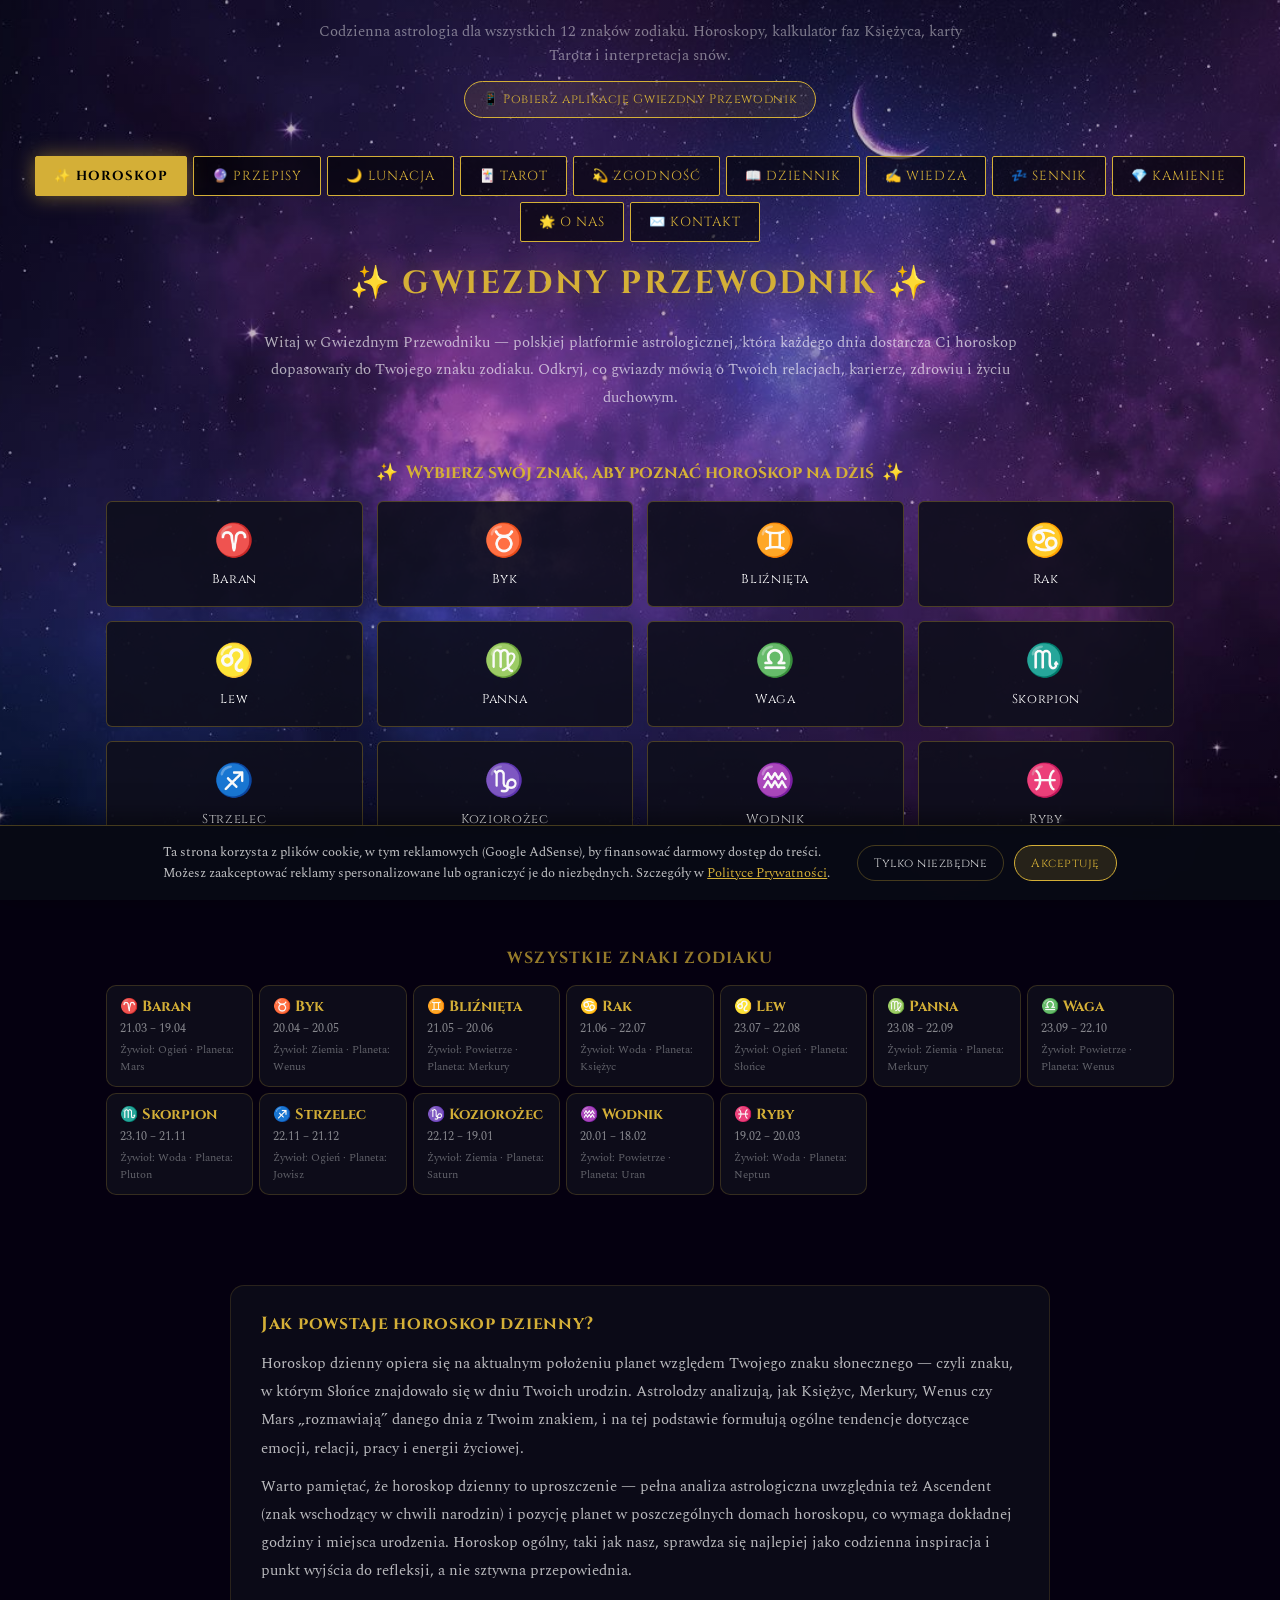
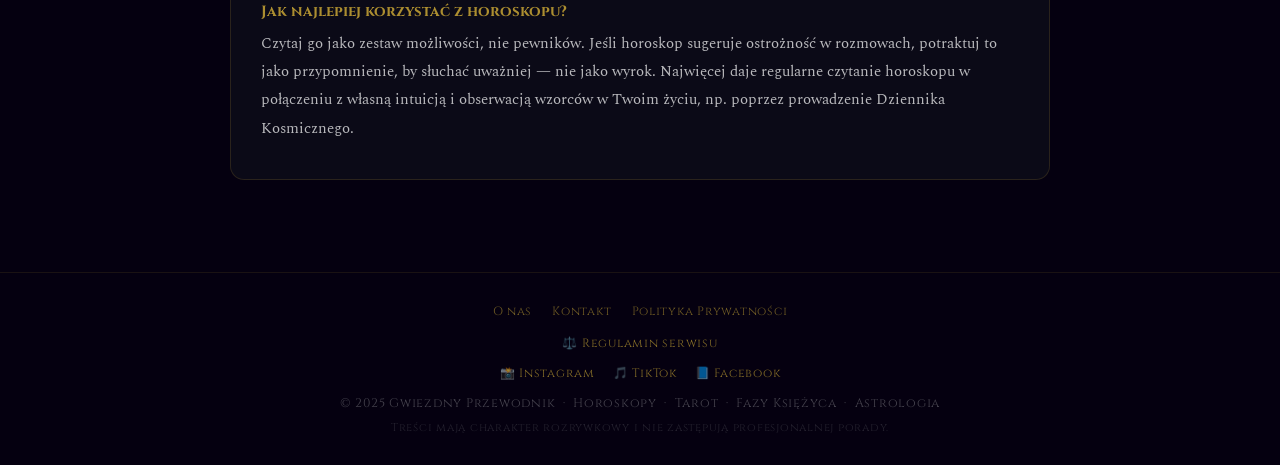
<file: index.html>
<!DOCTYPE html>
<html lang="pl">
<head>
    <meta charset="UTF-8">
    <meta name="viewport" content="width=device-width, initial-scale=1.0">
    <title>Horoskop Dzienny, Tarot i Fazy Księżyca – Gwiezdny Przewodnik</title>
    <meta name="description" content="Codzienny horoskop dla 12 znaków zodiaku, karta tarota dnia, kalkulator faz księżyca, zgodność znaków i sennik. Polska platforma astrologiczna.">
    <meta name="robots" content="index, follow">
    <link rel="canonical" href="https://gwiezdnyprzewodnik.pl/index.html">
    <link rel="icon" type="image/png" href="gwiezdny_przewodnik_icon_v2.png">
    <link rel="stylesheet" href="style.css">
    <link rel="preconnect" href="https://fonts.googleapis.com">
    <link rel="preconnect" href="https://fonts.gstatic.com" crossorigin>
    <link href="https://fonts.googleapis.com/css2?family=Cinzel:wght@400;700&family=Spectral:wght@400;700&display=swap" rel="stylesheet">
    <script async src="https://pagead2.googlesyndication.com/pagead/js/adsbygoogle.js?client=ca-pub-6047762879323596" crossorigin="anonymous"></script>
    <script src="consent.js"></script>
    <style>
        .site-header { width:100%; max-width:1100px; text-align:center; padding:20px 16px 10px; }
        .site-header .site-title { font-family:'Cinzel',serif; color:var(--gold,#d4af37); font-size:clamp(1.1rem,4vw,2.2rem); letter-spacing:0.06em; text-shadow:0 0 30px rgba(212,175,55,0.5); margin-bottom:10px; }
        .site-header .site-tagline { color:rgba(255,255,255,0.45); font-family:'Spectral',serif; font-size:clamp(0.8rem,2.5vw,0.92rem); line-height:1.6; max-width:680px; margin:0 auto; }
        .static-intro { width:100%; max-width:820px; margin:0 auto 30px; color:rgba(255,255,255,0.65); font-size:clamp(0.85rem,2.5vw,0.95rem); line-height:1.8; text-align:center; padding:0 4px; }
        .static-intro p { margin-bottom:10px; }
        .zodiac-static-grid { display:grid; grid-template-columns:repeat(auto-fill,minmax(130px,1fr)); gap:6px; width:100%; max-width:1100px; margin:0 auto 30px; box-sizing:border-box; }
        .zodiac-static-item { background:rgba(15,15,28,0.8); border:1px solid rgba(212,175,55,0.2); border-radius:10px; padding:11px 13px; display:flex; flex-direction:column; gap:3px; }
        .zodiac-static-item strong { color:var(--gold,#d4af37); font-family:'Cinzel',serif; font-size:0.92rem; }
        .zodiac-static-item span { color:rgba(255,255,255,0.5); font-size:0.76rem; }
        .zodiac-static-item em { color:rgba(255,255,255,0.35); font-size:0.71rem; font-style:normal; }
        .static-article { width:100%; max-width:820px; margin:0 auto 32px; background:rgba(15,15,28,0.7); border:1px solid rgba(212,175,55,0.15); border-radius:14px; padding:26px 30px; box-sizing:border-box; }
        .static-article h2 { font-family:'Cinzel',serif; color:var(--gold,#d4af37); font-size:1.1rem; margin-bottom:14px; text-align:left; letter-spacing:0.04em; }
        .static-article h3 { font-family:'Cinzel',serif; color:rgba(212,175,55,0.8); font-size:0.93rem; margin:16px 0 8px; text-align:left; }
        .static-article p { color:rgba(255,255,255,0.72); font-size:0.95rem; line-height:1.85; margin-bottom:10px; text-align:left; }
        @media(max-width:480px){
            .zodiac-static-grid { grid-template-columns:repeat(2,1fr) !important; }
            .static-article { padding:16px; }
            .static-article p { font-size:0.88rem; }
        }
        @media(max-width:768px) and (min-width:481px){
            .zodiac-static-grid { grid-template-columns:repeat(3,1fr) !important; }
        }
        
    </style>
    <script type="application/ld+json">{"@context":"https://schema.org","@type":"WebPage","name":"Gwiezdny Przewodnik — Horoskopy, Tarot i Fazy Księżyca","url":"https://gwiezdnyprzewodnik.pl/index.html","inLanguage":"pl"}</script>
</head>
<body>
    <header class="site-header">
        <p class="site-tagline">Codzienna astrologia dla wszystkich 12 znaków zodiaku. Horoskopy, kalkulator faz Księżyca, karty Tarota i interpretacja snów.</p>
        <a href="https://play.google.com/store/apps/details?id=com.Pokekage.gwiezdnyprzewodnik" target="_blank" rel="noopener" style="display:inline-flex;align-items:center;gap:8px;margin-top:14px;padding:9px 18px;background:rgba(212,175,55,0.1);border:1px solid var(--gold);border-radius:30px;color:var(--gold);text-decoration:none;font-family:'Cinzel',serif;font-size:0.78rem;letter-spacing:0.05em;transition:all 0.3s ease;" onmouseover="this.style.background='rgba(212,175,55,0.2)';this.style.boxShadow='0 0 15px rgba(212,175,55,0.3)'" onmouseout="this.style.background='rgba(212,175,55,0.1)';this.style.boxShadow='none'">📱 Pobierz aplikację Gwiezdny Przewodnik</a>
    </header>
    <nav class="mystic-nav">
        <a href="index.html" class="nav-btn active">✨ Horoskop</a>
        <a href="ksiega-smakow.html" class="nav-btn">🔮 Przepisy</a>
        <a href="fazy-ksiezyca.html" class="nav-btn">🌙 Lunacja</a>
        <a href="tarot-dnia.html" class="nav-btn">🃏 Tarot</a>
        <a href="zgodnosc-znakow.html" class="nav-btn">💫 Zgodność</a>
        <a href="dziennik-kosmiczny.html" class="nav-btn">📖 Dziennik</a>
        <a href="wiedza-astrologiczna.html" class="nav-btn">✍️ Wiedza</a>
        <a href="sennik.html" class="nav-btn">💤 Sennik</a>
        <a href="kamienie-mineraly.html" class="nav-btn">💎 Kamienie</a>
        <a href="o-nas.html" class="nav-btn">🌟 O nas</a>
        <a href="kontakt.html" class="nav-btn">✉️ Kontakt</a>
    </nav>
    <main>
    <section id="horoscope-tab" class="tab-content active">
        <h1 style="display:flex;align-items:center;justify-content:center;gap:10px;flex-wrap:nowrap;"><span style="flex-shrink:0;">✨</span><span style="white-space:nowrap;">GWIEZDNY PRZEWODNIK</span><span style="flex-shrink:0;">✨</span></h1>

        <div class="static-intro">
            <p>Witaj w Gwiezdnym Przewodniku — polskiej platformie astrologicznej, która każdego dnia dostarcza Ci horoskop dopasowany do Twojego znaku zodiaku. Odkryj, co gwiazdy mówią o Twoich relacjach, karierze, zdrowiu i życiu duchowym.</p>
        </div>

        <h2 style="font-family:'Cinzel',serif;color:var(--gold);text-align:center;margin:10px 0 16px;font-size:1.1rem;display:flex;align-items:center;justify-content:center;gap:8px;flex-wrap:nowrap;"><span style="flex-shrink:0;">✨</span><span>Wybierz swój znak, aby poznać horoskop na dziś</span><span style="flex-shrink:0;">✨</span></h2>
        <div class="zodiac-grid" id="zodiac-grid"></div>
        <div id="horoscope-display" class="result-panel" style="margin-left:auto;margin-right:auto;max-width:100%;width:100%;box-sizing:border-box;">
            <h2 id="selected-sign">Znak</h2>
            <p id="horoscope-text"></p>
            <div id="daily-dish-hint" class="hint-box"></div>
        </div>

        <div style="width:100%;max-width:1100px;margin:20px auto;text-align:center;">
            <ins class="adsbygoogle" style="display:block" data-ad-client="ca-pub-6047762879323596" data-ad-slot="9480738535" data-ad-format="auto" data-full-width-responsive="true"></ins>
            <script>gwzPushAd();</script>
        </div>

        <h2 style="font-family:'Cinzel',serif;color:var(--gold);text-align:center;margin:30px 0 16px;font-size:1rem;opacity:0.7;letter-spacing:0.08em;">WSZYSTKIE ZNAKI ZODIAKU</h2>
        <div class="zodiac-static-grid">
            <div class="zodiac-static-item"><strong>♈ Baran</strong><span>21.03 – 19.04</span><em>Żywioł: Ogień · Planeta: Mars</em></div>
            <div class="zodiac-static-item"><strong>♉ Byk</strong><span>20.04 – 20.05</span><em>Żywioł: Ziemia · Planeta: Wenus</em></div>
            <div class="zodiac-static-item"><strong>♊ Bliźnięta</strong><span>21.05 – 20.06</span><em>Żywioł: Powietrze · Planeta: Merkury</em></div>
            <div class="zodiac-static-item"><strong>♋ Rak</strong><span>21.06 – 22.07</span><em>Żywioł: Woda · Planeta: Księżyc</em></div>
            <div class="zodiac-static-item"><strong>♌ Lew</strong><span>23.07 – 22.08</span><em>Żywioł: Ogień · Planeta: Słońce</em></div>
            <div class="zodiac-static-item"><strong>♍ Panna</strong><span>23.08 – 22.09</span><em>Żywioł: Ziemia · Planeta: Merkury</em></div>
            <div class="zodiac-static-item"><strong>♎ Waga</strong><span>23.09 – 22.10</span><em>Żywioł: Powietrze · Planeta: Wenus</em></div>
            <div class="zodiac-static-item"><strong>♏ Skorpion</strong><span>23.10 – 21.11</span><em>Żywioł: Woda · Planeta: Pluton</em></div>
            <div class="zodiac-static-item"><strong>♐ Strzelec</strong><span>22.11 – 21.12</span><em>Żywioł: Ogień · Planeta: Jowisz</em></div>
            <div class="zodiac-static-item"><strong>♑ Koziorożec</strong><span>22.12 – 19.01</span><em>Żywioł: Ziemia · Planeta: Saturn</em></div>
            <div class="zodiac-static-item"><strong>♒ Wodnik</strong><span>20.01 – 18.02</span><em>Żywioł: Powietrze · Planeta: Uran</em></div>
            <div class="zodiac-static-item"><strong>♓ Ryby</strong><span>19.02 – 20.03</span><em>Żywioł: Woda · Planeta: Neptun</em></div>
        </div>

        <div style="width:100%;max-width:1100px;margin:20px auto;text-align:center;">
            <ins class="adsbygoogle" style="display:block" data-ad-client="ca-pub-6047762879323596" data-ad-slot="9480738535" data-ad-format="auto" data-full-width-responsive="true"></ins>
            <script>gwzPushAd();</script>
        </div>
    </section>

    <article class="static-article">
        <h2>Jak powstaje horoskop dzienny?</h2>
        <p>Horoskop dzienny opiera się na aktualnym położeniu planet względem Twojego znaku słonecznego — czyli znaku, w którym Słońce znajdowało się w dniu Twoich urodzin. Astrolodzy analizują, jak Księżyc, Merkury, Wenus czy Mars „rozmawiają” danego dnia z Twoim znakiem, i na tej podstawie formułują ogólne tendencje dotyczące emocji, relacji, pracy i energii życiowej.</p>
        <p>Warto pamiętać, że horoskop dzienny to uproszczenie — pełna analiza astrologiczna uwzględnia też Ascendent (znak wschodzący w chwili narodzin) i pozycję planet w poszczególnych domach horoskopu, co wymaga dokładnej godziny i miejsca urodzenia. Horoskop ogólny, taki jak nasz, sprawdza się najlepiej jako codzienna inspiracja i punkt wyjścia do refleksji, a nie sztywna przepowiednia.</p>
        <h3>Jak najlepiej korzystać z horoskopu?</h3>
        <p>Czytaj go jako zestaw możliwości, nie pewników. Jeśli horoskop sugeruje ostrożność w rozmowach, potraktuj to jako przypomnienie, by słuchać uważniej — nie jako wyrok. Najwięcej daje regularne czytanie horoskopu w połączeniu z własną intuicją i obserwacją wzorców w Twoim życiu, np. poprzez prowadzenie Dziennika Kosmicznego.</p>
    </article>

    </main>
    <div style="width:100%;max-width:1100px;margin:0 auto 20px;padding:0 20px;">
        <ins class="adsbygoogle" style="display:block" data-ad-format="autorelaxed" data-ad-client="ca-pub-6047762879323596" data-ad-slot="8690401044"></ins>
        <script>gwzPushAd();</script>
    </div>
    <footer style="width:100%;text-align:center;padding:30px 20px;color:rgba(255,255,255,0.25);font-size:0.78rem;font-family:'Cinzel',serif;letter-spacing:0.06em;border-top:1px solid rgba(212,175,55,0.1);margin-top:40px;">
        <div style="display:flex;gap:20px;justify-content:center;flex-wrap:wrap;margin-bottom:16px;">
            <a href="o-nas.html" style="color:rgba(212,175,55,0.5);text-decoration:none;font-family:'Cinzel',serif;font-size:0.75rem;">O nas</a>
            <a href="kontakt.html" style="color:rgba(212,175,55,0.5);text-decoration:none;font-family:'Cinzel',serif;font-size:0.75rem;">Kontakt</a>
            <a href="polityka-prywatnosci.html" style="color:rgba(212,175,55,0.5);text-decoration:none;font-family:'Cinzel',serif;font-size:0.75rem;">Polityka Prywatności</a>
        </div>
        <div style="display:flex; gap:18px; justify-content:center; flex-wrap:wrap; margin-bottom:14px;">
            <a href="regulamin.html" style="color:rgba(212,175,55,0.6); text-decoration:none; font-family:'Cinzel',serif; font-size:0.75rem;">⚖️ Regulamin serwisu</a>
        </div>
        <div style="display:flex;gap:18px;justify-content:center;flex-wrap:wrap;margin-bottom:14px;">
            <a href="https://www.instagram.com/gwiezdnyprzewodnik/" target="_blank" rel="noopener" style="color:rgba(212,175,55,0.6);text-decoration:none;font-family:'Cinzel',serif;font-size:0.75rem;">📸 Instagram</a>
            <a href="https://www.tiktok.com/@gwiezdnyprzewodnikpl?lang=pl-PL" target="_blank" rel="noopener" style="color:rgba(212,175,55,0.6);text-decoration:none;font-family:'Cinzel',serif;font-size:0.75rem;">🎵 TikTok</a>
            <a href="https://www.facebook.com/profile.php?id=61589331091991" target="_blank" rel="noopener" style="color:rgba(212,175,55,0.6);text-decoration:none;font-family:'Cinzel',serif;font-size:0.75rem;">📘 Facebook</a>
        </div>
        <p>© 2025 Gwiezdny Przewodnik &nbsp;·&nbsp; Horoskopy &nbsp;·&nbsp; Tarot &nbsp;·&nbsp; Fazy Księżyca &nbsp;·&nbsp; Astrologia</p>
        <p style="margin-top:8px;font-size:0.7rem;opacity:0.5;">Treści mają charakter rozrywkowy i nie zastępują profesjonalnej porady.</p>
    </footer>
    <div id="recipe-modal" class="modal" role="dialog" aria-modal="true">
        <div class="modal-content">
            <span class="close-modal" onclick="closeModal()">&times;</span>
            <h2 id="modal-title"></h2>
            <hr style="border-color:var(--gold);opacity:0.25;margin-bottom:20px;">
            <div id="modal-body"></div>
        </div>
    </div>
    <script src="script.js"></script>
    
</body>
</html>
</file>
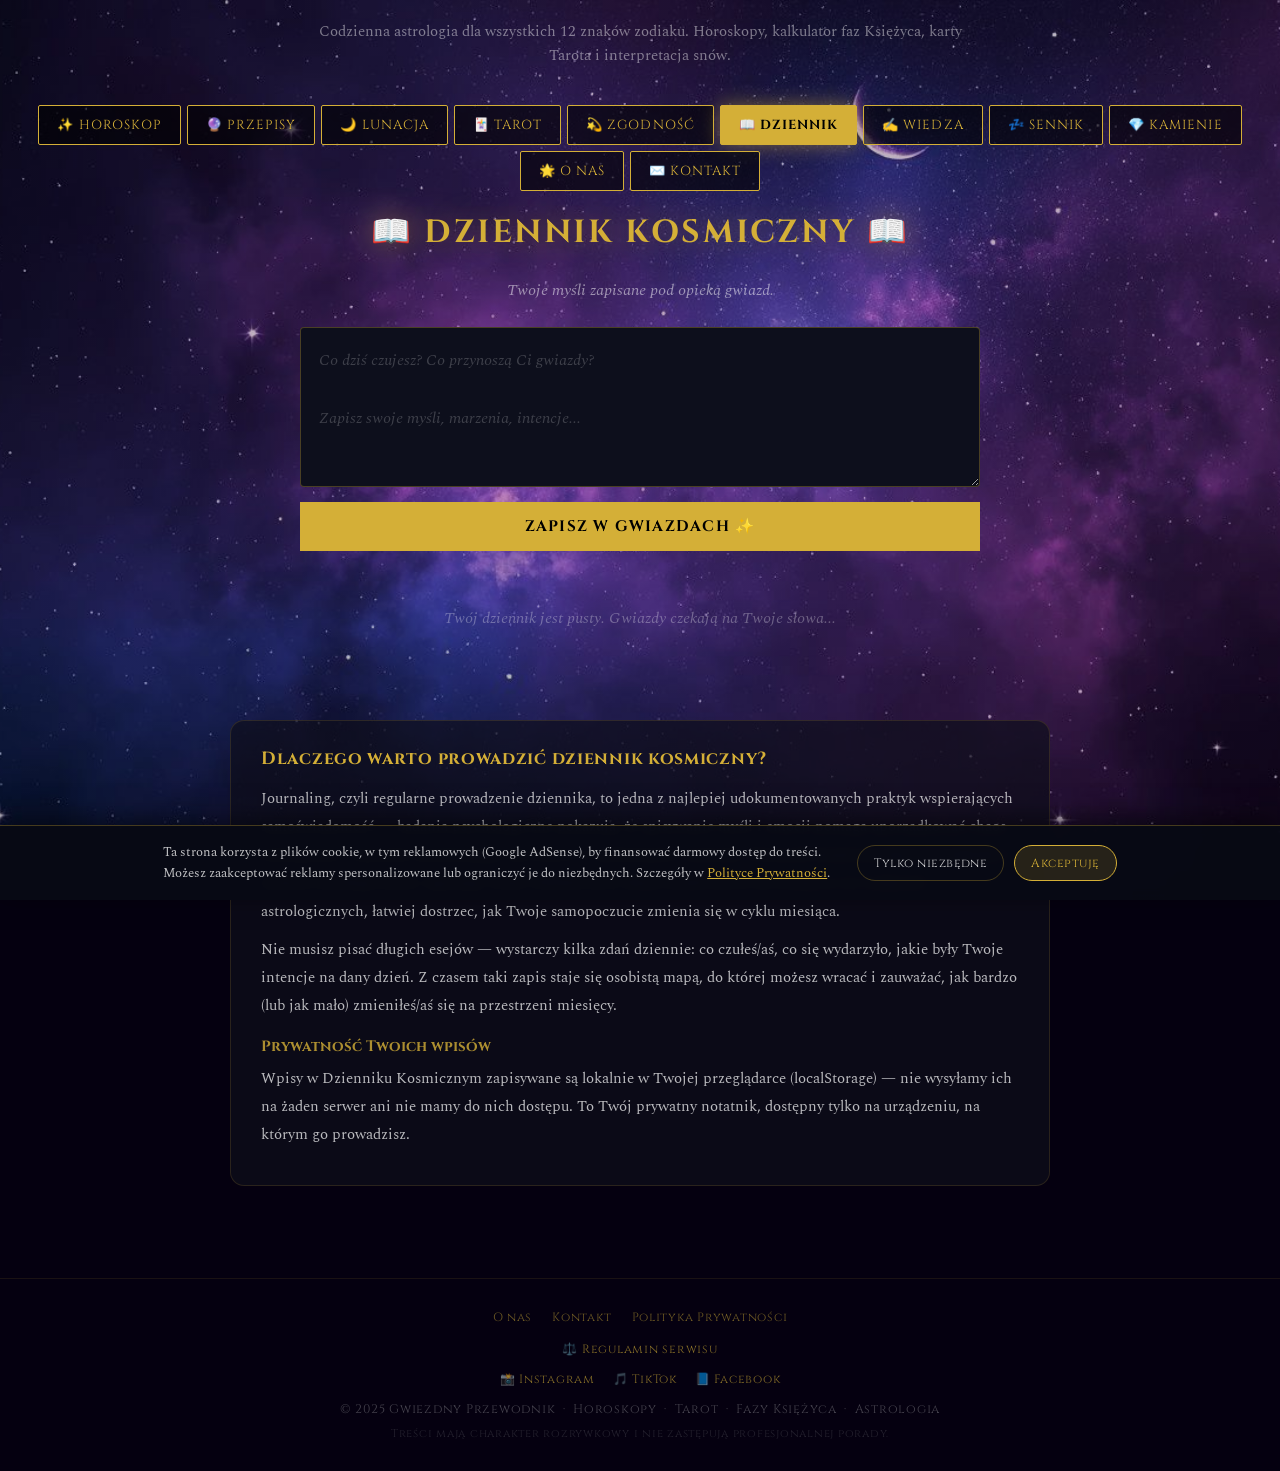
<file: dziennik-kosmiczny.html>
<!DOCTYPE html>
<html lang="pl">
<head>
    <meta charset="UTF-8">
    <meta name="viewport" content="width=device-width, initial-scale=1.0">
    <title>Dziennik Kosmiczny — Zapisuj Myśli pod Opieką Gwiazd | Gwiezdny Przewodnik</title>
    <meta name="description" content="Osobisty dziennik astrologiczny — zapisuj swoje myśli, intencje i marzenia. Wpisy przechowywane lokalnie w Twojej przeglądarce.">
    <meta name="robots" content="index, follow">
    <link rel="canonical" href="https://gwiezdnyprzewodnik.pl/dziennik-kosmiczny.html">
    <link rel="icon" type="image/png" href="gwiezdny_przewodnik_icon_v2.png">
    <link rel="stylesheet" href="style.css">
    <link rel="preconnect" href="https://fonts.googleapis.com">
    <link rel="preconnect" href="https://fonts.gstatic.com" crossorigin>
    <link href="https://fonts.googleapis.com/css2?family=Cinzel:wght@400;700&family=Spectral:wght@400;700&display=swap" rel="stylesheet">
    <script async src="https://pagead2.googlesyndication.com/pagead/js/adsbygoogle.js?client=ca-pub-6047762879323596" crossorigin="anonymous"></script>
    <script src="consent.js"></script>
    <style>
        .site-header { width:100%; max-width:1100px; text-align:center; padding:20px 16px 10px; }
        .site-header .site-title { font-family:'Cinzel',serif; color:var(--gold,#d4af37); font-size:clamp(1.1rem,4vw,2.2rem); letter-spacing:0.06em; text-shadow:0 0 30px rgba(212,175,55,0.5); margin-bottom:10px; }
        .site-header .site-tagline { color:rgba(255,255,255,0.45); font-family:'Spectral',serif; font-size:clamp(0.8rem,2.5vw,0.92rem); line-height:1.6; max-width:680px; margin:0 auto; }
        .static-intro { width:100%; max-width:820px; margin:0 auto 30px; color:rgba(255,255,255,0.65); font-size:clamp(0.85rem,2.5vw,0.95rem); line-height:1.8; text-align:center; padding:0 4px; }
        .static-intro p { margin-bottom:10px; }
        .zodiac-static-grid { display:grid; grid-template-columns:repeat(auto-fill,minmax(130px,1fr)); gap:6px; width:100%; max-width:1100px; margin:0 auto 30px; box-sizing:border-box; }
        .zodiac-static-item { background:rgba(15,15,28,0.8); border:1px solid rgba(212,175,55,0.2); border-radius:10px; padding:11px 13px; display:flex; flex-direction:column; gap:3px; }
        .zodiac-static-item strong { color:var(--gold,#d4af37); font-family:'Cinzel',serif; font-size:0.92rem; }
        .zodiac-static-item span { color:rgba(255,255,255,0.5); font-size:0.76rem; }
        .zodiac-static-item em { color:rgba(255,255,255,0.35); font-size:0.71rem; font-style:normal; }
        .static-article { width:100%; max-width:820px; margin:0 auto 32px; background:rgba(15,15,28,0.7); border:1px solid rgba(212,175,55,0.15); border-radius:14px; padding:26px 30px; box-sizing:border-box; }
        .static-article h2 { font-family:'Cinzel',serif; color:var(--gold,#d4af37); font-size:1.1rem; margin-bottom:14px; text-align:left; letter-spacing:0.04em; }
        .static-article h3 { font-family:'Cinzel',serif; color:rgba(212,175,55,0.8); font-size:0.93rem; margin:16px 0 8px; text-align:left; }
        .static-article p { color:rgba(255,255,255,0.72); font-size:0.95rem; line-height:1.85; margin-bottom:10px; text-align:left; }
        @media(max-width:480px){
            .zodiac-static-grid { grid-template-columns:repeat(2,1fr) !important; }
            .static-article { padding:16px; }
            .static-article p { font-size:0.88rem; }
        }
        @media(max-width:768px) and (min-width:481px){
            .zodiac-static-grid { grid-template-columns:repeat(3,1fr) !important; }
        }
        
    </style>
    <script type="application/ld+json">{"@context":"https://schema.org","@type":"WebPage","name":"Dziennik Kosmiczny","url":"https://gwiezdnyprzewodnik.pl/dziennik-kosmiczny.html","inLanguage":"pl"}</script>
</head>
<body>
    <header class="site-header">
        <p class="site-tagline">Codzienna astrologia dla wszystkich 12 znaków zodiaku. Horoskopy, kalkulator faz Księżyca, karty Tarota i interpretacja snów.</p>
    </header>
    <nav class="mystic-nav">
        <a href="index.html" class="nav-btn">✨ Horoskop</a>
        <a href="ksiega-smakow.html" class="nav-btn">🔮 Przepisy</a>
        <a href="fazy-ksiezyca.html" class="nav-btn">🌙 Lunacja</a>
        <a href="tarot-dnia.html" class="nav-btn">🃏 Tarot</a>
        <a href="zgodnosc-znakow.html" class="nav-btn">💫 Zgodność</a>
        <a href="dziennik-kosmiczny.html" class="nav-btn active">📖 Dziennik</a>
        <a href="wiedza-astrologiczna.html" class="nav-btn">✍️ Wiedza</a>
        <a href="sennik.html" class="nav-btn">💤 Sennik</a>
        <a href="kamienie-mineraly.html" class="nav-btn">💎 Kamienie</a>
        <a href="o-nas.html" class="nav-btn">🌟 O nas</a>
        <a href="kontakt.html" class="nav-btn">✉️ Kontakt</a>
    </nav>
    <main>
    <section id="journal-tab" class="tab-content active">
        <h1>📖 DZIENNIK KOSMICZNY 📖</h1>
        <p style="color:rgba(255,255,255,0.5);margin-bottom:25px;font-style:italic;">Twoje myśli zapisane pod opieką gwiazd.</p>
        <div class="journal-box">
            <textarea id="journal-input" class="journal-textarea" placeholder="Co dziś czujesz? Co przynoszą Ci gwiazdy?&#10;&#10;Zapisz swoje myśli, marzenia, intencje..."></textarea>
            <button id="journal-save-btn" class="action-btn" onclick="saveJournalEntry()">ZAPISZ W GWIAZDACH ✨</button>
        </div>
        <div id="journal-entries" class="journal-entries-list"></div>
    </section>

    <article class="static-article">
        <h2>Dlaczego warto prowadzić dziennik kosmiczny?</h2>
        <p>Journaling, czyli regularne prowadzenie dziennika, to jedna z najlepiej udokumentowanych praktyk wspierających samoświadomość — badania psychologiczne pokazują, że spisywanie myśli i emocji pomaga uporządkować chaos wewnętrzny i zauważyć powtarzające się wzorce w zachowaniu i nastroju. Dziennik kosmiczny łączy tę praktykę z rytmem astrologicznym: zapisując swoje refleksje przy okazji konkretnych faz Księżyca czy wydarzeń astrologicznych, łatwiej dostrzec, jak Twoje samopoczucie zmienia się w cyklu miesiąca.</p>
        <p>Nie musisz pisać długich esejów — wystarczy kilka zdań dziennie: co czułeś/aś, co się wydarzyło, jakie były Twoje intencje na dany dzień. Z czasem taki zapis staje się osobistą mapą, do której możesz wracać i zauważać, jak bardzo (lub jak mało) zmieniłeś/aś się na przestrzeni miesięcy.</p>
        <h3>Prywatność Twoich wpisów</h3>
        <p>Wpisy w Dzienniku Kosmicznym zapisywane są lokalnie w Twojej przeglądarce (localStorage) — nie wysyłamy ich na żaden serwer ani nie mamy do nich dostępu. To Twój prywatny notatnik, dostępny tylko na urządzeniu, na którym go prowadzisz.</p>
    </article>

    </main>
    <div style="width:100%;max-width:1100px;margin:0 auto 20px;padding:0 20px;">
        <ins class="adsbygoogle" style="display:block" data-ad-format="autorelaxed" data-ad-client="ca-pub-6047762879323596" data-ad-slot="8690401044"></ins>
        <script>gwzPushAd();</script>
    </div>
    <footer style="width:100%;text-align:center;padding:30px 20px;color:rgba(255,255,255,0.25);font-size:0.78rem;font-family:'Cinzel',serif;letter-spacing:0.06em;border-top:1px solid rgba(212,175,55,0.1);margin-top:40px;">
        <div style="display:flex;gap:20px;justify-content:center;flex-wrap:wrap;margin-bottom:16px;">
            <a href="o-nas.html" style="color:rgba(212,175,55,0.5);text-decoration:none;font-family:'Cinzel',serif;font-size:0.75rem;">O nas</a>
            <a href="kontakt.html" style="color:rgba(212,175,55,0.5);text-decoration:none;font-family:'Cinzel',serif;font-size:0.75rem;">Kontakt</a>
            <a href="polityka-prywatnosci.html" style="color:rgba(212,175,55,0.5);text-decoration:none;font-family:'Cinzel',serif;font-size:0.75rem;">Polityka Prywatności</a>
        </div>
        <div style="display:flex; gap:18px; justify-content:center; flex-wrap:wrap; margin-bottom:14px;">
            <a href="regulamin.html" style="color:rgba(212,175,55,0.6); text-decoration:none; font-family:'Cinzel',serif; font-size:0.75rem;">⚖️ Regulamin serwisu</a>
        </div>
        <div style="display:flex;gap:18px;justify-content:center;flex-wrap:wrap;margin-bottom:14px;">
            <a href="https://www.instagram.com/gwiezdnyprzewodnik/" target="_blank" rel="noopener" style="color:rgba(212,175,55,0.6);text-decoration:none;font-family:'Cinzel',serif;font-size:0.75rem;">📸 Instagram</a>
            <a href="https://www.tiktok.com/@gwiezdnyprzewodnikpl?lang=pl-PL" target="_blank" rel="noopener" style="color:rgba(212,175,55,0.6);text-decoration:none;font-family:'Cinzel',serif;font-size:0.75rem;">🎵 TikTok</a>
            <a href="https://www.facebook.com/profile.php?id=61589331091991" target="_blank" rel="noopener" style="color:rgba(212,175,55,0.6);text-decoration:none;font-family:'Cinzel',serif;font-size:0.75rem;">📘 Facebook</a>
        </div>
        <p>© 2025 Gwiezdny Przewodnik &nbsp;·&nbsp; Horoskopy &nbsp;·&nbsp; Tarot &nbsp;·&nbsp; Fazy Księżyca &nbsp;·&nbsp; Astrologia</p>
        <p style="margin-top:8px;font-size:0.7rem;opacity:0.5;">Treści mają charakter rozrywkowy i nie zastępują profesjonalnej porady.</p>
    </footer>
    <div id="recipe-modal" class="modal" role="dialog" aria-modal="true">
        <div class="modal-content">
            <span class="close-modal" onclick="closeModal()">&times;</span>
            <h2 id="modal-title"></h2>
            <hr style="border-color:var(--gold);opacity:0.25;margin-bottom:20px;">
            <div id="modal-body"></div>
        </div>
    </div>
    <script src="script.js"></script>
    
</body>
</html>
</file>
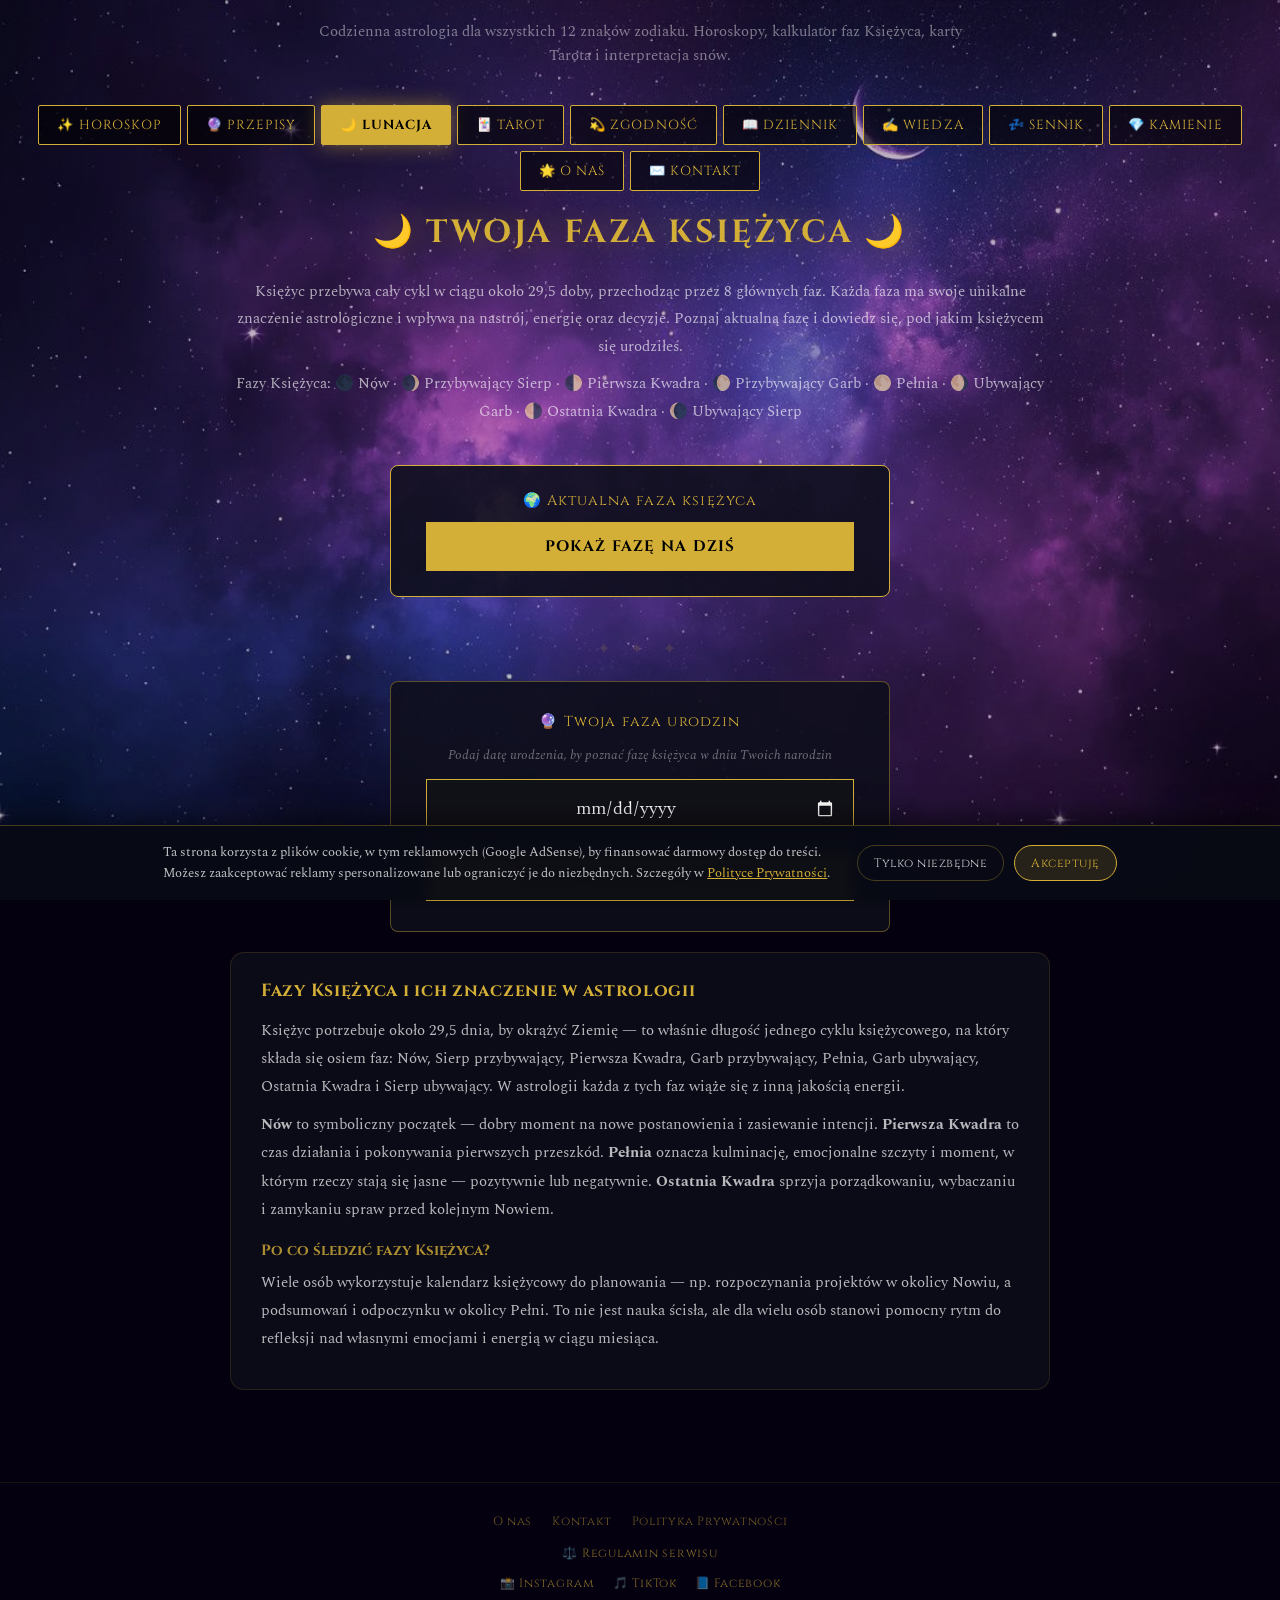
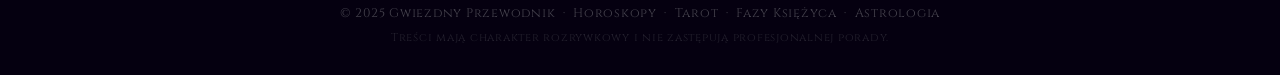
<file: fazy-ksiezyca.html>
<!DOCTYPE html>
<html lang="pl">
<head>
    <meta charset="UTF-8">
    <meta name="viewport" content="width=device-width, initial-scale=1.0">
    <title>Kalkulator Faz Księżyca — Lunacja Urodzin | Gwiezdny Przewodnik</title>
    <meta name="description" content="Sprawdź aktualną fazę Księżyca i oblicz, pod jaką lunacją się urodziłeś. Poznaj znaczenie 8 faz księżycowych i praktyczne wskazówki na każdą z nich.">
    <meta name="robots" content="index, follow">
    <link rel="canonical" href="https://gwiezdnyprzewodnik.pl/fazy-ksiezyca.html">
    <link rel="icon" type="image/png" href="gwiezdny_przewodnik_icon_v2.png">
    <link rel="stylesheet" href="style.css">
    <link rel="preconnect" href="https://fonts.googleapis.com">
    <link rel="preconnect" href="https://fonts.gstatic.com" crossorigin>
    <link href="https://fonts.googleapis.com/css2?family=Cinzel:wght@400;700&family=Spectral:wght@400;700&display=swap" rel="stylesheet">
    <script async src="https://pagead2.googlesyndication.com/pagead/js/adsbygoogle.js?client=ca-pub-6047762879323596" crossorigin="anonymous"></script>
    <script src="consent.js"></script>
    <style>
        .site-header { width:100%; max-width:1100px; text-align:center; padding:20px 16px 10px; }
        .site-header .site-title { font-family:'Cinzel',serif; color:var(--gold,#d4af37); font-size:clamp(1.1rem,4vw,2.2rem); letter-spacing:0.06em; text-shadow:0 0 30px rgba(212,175,55,0.5); margin-bottom:10px; }
        .site-header .site-tagline { color:rgba(255,255,255,0.45); font-family:'Spectral',serif; font-size:clamp(0.8rem,2.5vw,0.92rem); line-height:1.6; max-width:680px; margin:0 auto; }
        .static-intro { width:100%; max-width:820px; margin:0 auto 30px; color:rgba(255,255,255,0.65); font-size:clamp(0.85rem,2.5vw,0.95rem); line-height:1.8; text-align:center; padding:0 4px; }
        .static-intro p { margin-bottom:10px; }
        .zodiac-static-grid { display:grid; grid-template-columns:repeat(auto-fill,minmax(130px,1fr)); gap:6px; width:100%; max-width:1100px; margin:0 auto 30px; box-sizing:border-box; }
        .zodiac-static-item { background:rgba(15,15,28,0.8); border:1px solid rgba(212,175,55,0.2); border-radius:10px; padding:11px 13px; display:flex; flex-direction:column; gap:3px; }
        .zodiac-static-item strong { color:var(--gold,#d4af37); font-family:'Cinzel',serif; font-size:0.92rem; }
        .zodiac-static-item span { color:rgba(255,255,255,0.5); font-size:0.76rem; }
        .zodiac-static-item em { color:rgba(255,255,255,0.35); font-size:0.71rem; font-style:normal; }
        .static-article { width:100%; max-width:820px; margin:0 auto 32px; background:rgba(15,15,28,0.7); border:1px solid rgba(212,175,55,0.15); border-radius:14px; padding:26px 30px; box-sizing:border-box; }
        .static-article h2 { font-family:'Cinzel',serif; color:var(--gold,#d4af37); font-size:1.1rem; margin-bottom:14px; text-align:left; letter-spacing:0.04em; }
        .static-article h3 { font-family:'Cinzel',serif; color:rgba(212,175,55,0.8); font-size:0.93rem; margin:16px 0 8px; text-align:left; }
        .static-article p { color:rgba(255,255,255,0.72); font-size:0.95rem; line-height:1.85; margin-bottom:10px; text-align:left; }
        @media(max-width:480px){
            .zodiac-static-grid { grid-template-columns:repeat(2,1fr) !important; }
            .static-article { padding:16px; }
            .static-article p { font-size:0.88rem; }
        }
        @media(max-width:768px) and (min-width:481px){
            .zodiac-static-grid { grid-template-columns:repeat(3,1fr) !important; }
        }
        
    </style>
    <script type="application/ld+json">{"@context":"https://schema.org","@type":"WebPage","name":"Fazy Księżyca","url":"https://gwiezdnyprzewodnik.pl/fazy-ksiezyca.html","inLanguage":"pl"}</script>
</head>
<body>
    <header class="site-header">
        <p class="site-tagline">Codzienna astrologia dla wszystkich 12 znaków zodiaku. Horoskopy, kalkulator faz Księżyca, karty Tarota i interpretacja snów.</p>
    </header>
    <nav class="mystic-nav">
        <a href="index.html" class="nav-btn">✨ Horoskop</a>
        <a href="ksiega-smakow.html" class="nav-btn">🔮 Przepisy</a>
        <a href="fazy-ksiezyca.html" class="nav-btn active">🌙 Lunacja</a>
        <a href="tarot-dnia.html" class="nav-btn">🃏 Tarot</a>
        <a href="zgodnosc-znakow.html" class="nav-btn">💫 Zgodność</a>
        <a href="dziennik-kosmiczny.html" class="nav-btn">📖 Dziennik</a>
        <a href="wiedza-astrologiczna.html" class="nav-btn">✍️ Wiedza</a>
        <a href="sennik.html" class="nav-btn">💤 Sennik</a>
        <a href="kamienie-mineraly.html" class="nav-btn">💎 Kamienie</a>
        <a href="o-nas.html" class="nav-btn">🌟 O nas</a>
        <a href="kontakt.html" class="nav-btn">✉️ Kontakt</a>
    </nav>
    <main>
    <section id="moon-tab" class="tab-content active">
        <h1>🌙 TWOJA FAZA KSIĘŻYCA 🌙</h1>
        <div class="static-intro">
            <p>Księżyc przebywa cały cykl w ciągu około 29,5 doby, przechodząc przez 8 głównych faz. Każda faza ma swoje unikalne znaczenie astrologiczne i wpływa na nastrój, energię oraz decyzje. Poznaj aktualną fazę i dowiedz się, pod jakim księżycem się urodziłeś.</p>
            <p>Fazy Księżyca: 🌑 Nów · 🌒 Przybywający Sierp · 🌓 Pierwsza Kwadra · 🌔 Przybywający Garb · 🌕 Pełnia · 🌖 Ubywający Garb · 🌗 Ostatnia Kwadra · 🌘 Ubywający Sierp</p>
        </div>
        <div class="moon-today-box">
            <p class="gold-label" style="margin-bottom:12px;">🌍 Aktualna faza księżyca</p>
            <button class="action-btn" onclick="showTodayMoon()" style="width:100%;">POKAŻ FAZĘ NA DZIŚ</button>
        </div>
        <div id="moon-today-result" class="moon-result-panel">
            <div class="moon-icon-el" style="font-size:4rem;margin-bottom:10px;"></div>
            <h2 class="moon-name-el" style="font-family:'Cinzel',serif;color:var(--gold);margin-bottom:12px;"></h2>
            <p class="moon-desc-el" style="line-height:1.8;margin-bottom:15px;"></p>
            <p class="moon-elixir-el" style="color:var(--gold);font-family:'Cinzel',serif;font-size:0.85rem;margin-bottom:18px;"></p>
            <div class="moon-cycle-bar-wrap"><div class="moon-cycle-bar-fill"></div></div>
            <p class="moon-cycle-label" style="font-size:0.78rem;color:rgba(255,255,255,0.4);margin-top:6px;margin-bottom:20px;"></p>
            <div class="moon-lists">
                <div class="moon-list-col do-col"><h4>✅ Co robić</h4><ul class="moon-do-list"></ul></div>
                <div class="moon-list-col avoid-col"><h4>⛔ Czego unikać</h4><ul class="moon-avoid-list"></ul></div>
            </div>
        </div>
        <div class="moon-divider">✦ ✦ ✦</div>
        <div class="moon-calculator-box">
            <p class="gold-label">🔮 Twoja faza urodzin</p>
            <p style="font-size:0.82rem;color:rgba(255,255,255,0.4);font-style:italic;">Podaj datę urodzenia, by poznać fazę księżyca w dniu Twoich narodzin</p>
            <input type="date" id="birth-date" class="mystic-input">
            <button class="action-btn" onclick="calculateMoonPhase()">OBLICZ LUNACJĘ URODZIN</button>
        </div>
        <div id="moon-result" class="moon-result-panel">
            <div class="moon-icon-el" style="font-size:4rem;margin-bottom:10px;"></div>
            <h2 class="moon-name-el" style="font-family:'Cinzel',serif;color:var(--gold);margin-bottom:12px;"></h2>
            <p class="moon-desc-el" style="line-height:1.8;margin-bottom:15px;"></p>
            <p class="moon-elixir-el" style="color:var(--gold);font-family:'Cinzel',serif;font-size:0.85rem;margin-bottom:18px;"></p>
            <div class="moon-cycle-bar-wrap"><div class="moon-cycle-bar-fill"></div></div>
            <p class="moon-cycle-label" style="font-size:0.78rem;color:rgba(255,255,255,0.4);margin-top:6px;margin-bottom:20px;"></p>
            <div class="moon-lists">
                <div class="moon-list-col do-col"><h4>✅ Co robić</h4><ul class="moon-do-list"></ul></div>
                <div class="moon-list-col avoid-col"><h4>⛔ Czego unikać</h4><ul class="moon-avoid-list"></ul></div>
            </div>
        </div>
    </section>

    <article class="static-article">
        <h2>Fazy Księżyca i ich znaczenie w astrologii</h2>
        <p>Księżyc potrzebuje około 29,5 dnia, by okrążyć Ziemię — to właśnie długość jednego cyklu księżycowego, na który składa się osiem faz: Nów, Sierp przybywający, Pierwsza Kwadra, Garb przybywający, Pełnia, Garb ubywający, Ostatnia Kwadra i Sierp ubywający. W astrologii każda z tych faz wiąże się z inną jakością energii.</p>
        <p><strong>Nów</strong> to symboliczny początek — dobry moment na nowe postanowienia i zasiewanie intencji. <strong>Pierwsza Kwadra</strong> to czas działania i pokonywania pierwszych przeszkód. <strong>Pełnia</strong> oznacza kulminację, emocjonalne szczyty i moment, w którym rzeczy stają się jasne — pozytywnie lub negatywnie. <strong>Ostatnia Kwadra</strong> sprzyja porządkowaniu, wybaczaniu i zamykaniu spraw przed kolejnym Nowiem.</p>
        <h3>Po co śledzić fazy Księżyca?</h3>
        <p>Wiele osób wykorzystuje kalendarz księżycowy do planowania — np. rozpoczynania projektów w okolicy Nowiu, a podsumowań i odpoczynku w okolicy Pełni. To nie jest nauka ścisła, ale dla wielu osób stanowi pomocny rytm do refleksji nad własnymi emocjami i energią w ciągu miesiąca.</p>
    </article>

    </main>
    <div style="width:100%;max-width:1100px;margin:0 auto 20px;padding:0 20px;">
        <ins class="adsbygoogle" style="display:block" data-ad-format="autorelaxed" data-ad-client="ca-pub-6047762879323596" data-ad-slot="8690401044"></ins>
        <script>gwzPushAd();</script>
    </div>
    <footer style="width:100%;text-align:center;padding:30px 20px;color:rgba(255,255,255,0.25);font-size:0.78rem;font-family:'Cinzel',serif;letter-spacing:0.06em;border-top:1px solid rgba(212,175,55,0.1);margin-top:40px;">
        <div style="display:flex;gap:20px;justify-content:center;flex-wrap:wrap;margin-bottom:16px;">
            <a href="o-nas.html" style="color:rgba(212,175,55,0.5);text-decoration:none;font-family:'Cinzel',serif;font-size:0.75rem;">O nas</a>
            <a href="kontakt.html" style="color:rgba(212,175,55,0.5);text-decoration:none;font-family:'Cinzel',serif;font-size:0.75rem;">Kontakt</a>
            <a href="polityka-prywatnosci.html" style="color:rgba(212,175,55,0.5);text-decoration:none;font-family:'Cinzel',serif;font-size:0.75rem;">Polityka Prywatności</a>
        </div>
        <div style="display:flex; gap:18px; justify-content:center; flex-wrap:wrap; margin-bottom:14px;">
            <a href="regulamin.html" style="color:rgba(212,175,55,0.6); text-decoration:none; font-family:'Cinzel',serif; font-size:0.75rem;">⚖️ Regulamin serwisu</a>
        </div>
        <div style="display:flex;gap:18px;justify-content:center;flex-wrap:wrap;margin-bottom:14px;">
            <a href="https://www.instagram.com/gwiezdnyprzewodnik/" target="_blank" rel="noopener" style="color:rgba(212,175,55,0.6);text-decoration:none;font-family:'Cinzel',serif;font-size:0.75rem;">📸 Instagram</a>
            <a href="https://www.tiktok.com/@gwiezdnyprzewodnikpl?lang=pl-PL" target="_blank" rel="noopener" style="color:rgba(212,175,55,0.6);text-decoration:none;font-family:'Cinzel',serif;font-size:0.75rem;">🎵 TikTok</a>
            <a href="https://www.facebook.com/profile.php?id=61589331091991" target="_blank" rel="noopener" style="color:rgba(212,175,55,0.6);text-decoration:none;font-family:'Cinzel',serif;font-size:0.75rem;">📘 Facebook</a>
        </div>
        <p>© 2025 Gwiezdny Przewodnik &nbsp;·&nbsp; Horoskopy &nbsp;·&nbsp; Tarot &nbsp;·&nbsp; Fazy Księżyca &nbsp;·&nbsp; Astrologia</p>
        <p style="margin-top:8px;font-size:0.7rem;opacity:0.5;">Treści mają charakter rozrywkowy i nie zastępują profesjonalnej porady.</p>
    </footer>
    <div id="recipe-modal" class="modal" role="dialog" aria-modal="true">
        <div class="modal-content">
            <span class="close-modal" onclick="closeModal()">&times;</span>
            <h2 id="modal-title"></h2>
            <hr style="border-color:var(--gold);opacity:0.25;margin-bottom:20px;">
            <div id="modal-body"></div>
        </div>
    </div>
    <script src="script.js"></script>
    
</body>
</html>
</file>
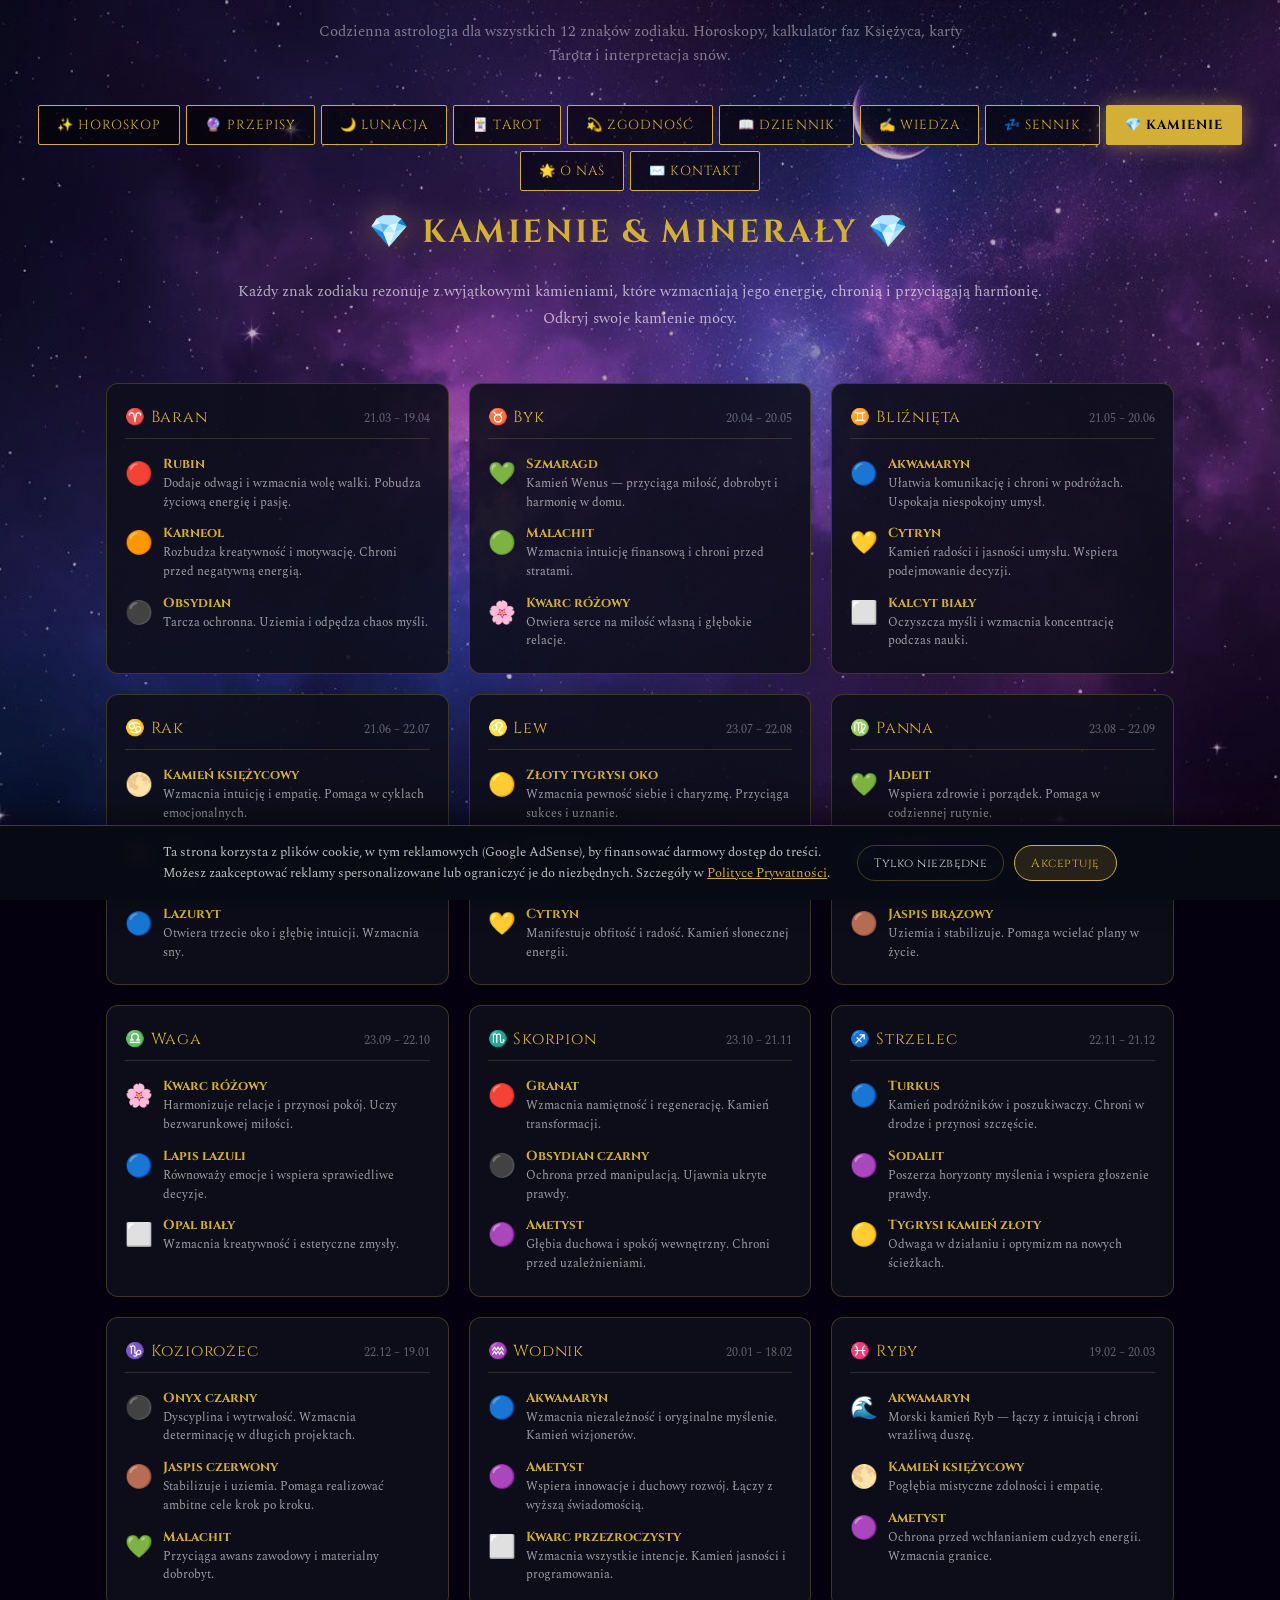
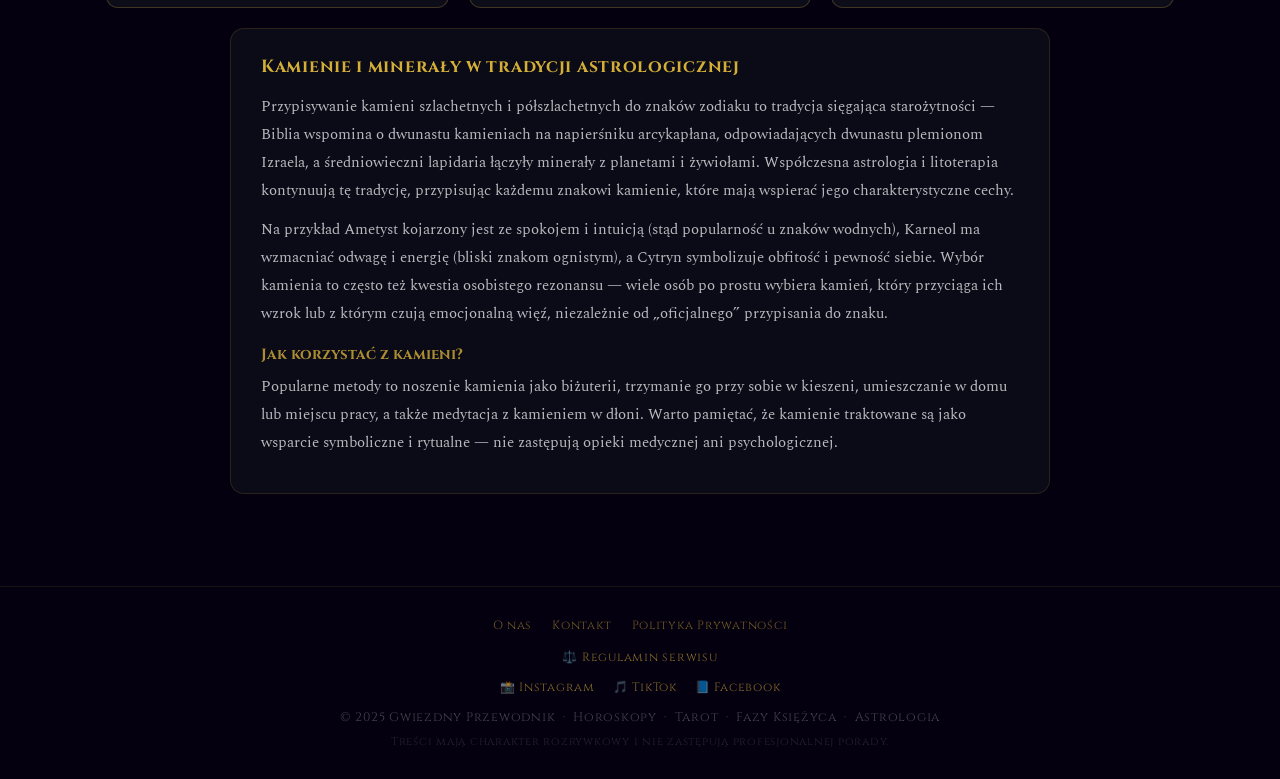
<file: kamienie-mineraly.html>
<!DOCTYPE html>
<html lang="pl">
<head>
    <meta charset="UTF-8">
    <meta name="viewport" content="width=device-width, initial-scale=1.0">
    <title>Kamienie i Minerały dla Znaków Zodiaku | Gwiezdny Przewodnik</title>
    <meta name="description" content="Poznaj kamienie mocy przypisane do każdego znaku zodiaku — ich znaczenie, działanie i sposób wzmacniania energii Twojego znaku.">
    <meta name="robots" content="index, follow">
    <link rel="canonical" href="https://gwiezdnyprzewodnik.pl/kamienie-mineraly.html">
    <link rel="icon" type="image/png" href="gwiezdny_przewodnik_icon_v2.png">
    <link rel="stylesheet" href="style.css">
    <link rel="preconnect" href="https://fonts.googleapis.com">
    <link rel="preconnect" href="https://fonts.gstatic.com" crossorigin>
    <link href="https://fonts.googleapis.com/css2?family=Cinzel:wght@400;700&family=Spectral:wght@400;700&display=swap" rel="stylesheet">
    <script async src="https://pagead2.googlesyndication.com/pagead/js/adsbygoogle.js?client=ca-pub-6047762879323596" crossorigin="anonymous"></script>
    <script src="consent.js"></script>
    <style>
        .site-header { width:100%; max-width:1100px; text-align:center; padding:20px 16px 10px; }
        .site-header .site-title { font-family:'Cinzel',serif; color:var(--gold,#d4af37); font-size:clamp(1.1rem,4vw,2.2rem); letter-spacing:0.06em; text-shadow:0 0 30px rgba(212,175,55,0.5); margin-bottom:10px; }
        .site-header .site-tagline { color:rgba(255,255,255,0.45); font-family:'Spectral',serif; font-size:clamp(0.8rem,2.5vw,0.92rem); line-height:1.6; max-width:680px; margin:0 auto; }
        .static-intro { width:100%; max-width:820px; margin:0 auto 30px; color:rgba(255,255,255,0.65); font-size:clamp(0.85rem,2.5vw,0.95rem); line-height:1.8; text-align:center; padding:0 4px; }
        .static-intro p { margin-bottom:10px; }
        .zodiac-static-grid { display:grid; grid-template-columns:repeat(auto-fill,minmax(130px,1fr)); gap:6px; width:100%; max-width:1100px; margin:0 auto 30px; box-sizing:border-box; }
        .zodiac-static-item { background:rgba(15,15,28,0.8); border:1px solid rgba(212,175,55,0.2); border-radius:10px; padding:11px 13px; display:flex; flex-direction:column; gap:3px; }
        .zodiac-static-item strong { color:var(--gold,#d4af37); font-family:'Cinzel',serif; font-size:0.92rem; }
        .zodiac-static-item span { color:rgba(255,255,255,0.5); font-size:0.76rem; }
        .zodiac-static-item em { color:rgba(255,255,255,0.35); font-size:0.71rem; font-style:normal; }
        .static-article { width:100%; max-width:820px; margin:0 auto 32px; background:rgba(15,15,28,0.7); border:1px solid rgba(212,175,55,0.15); border-radius:14px; padding:26px 30px; box-sizing:border-box; }
        .static-article h2 { font-family:'Cinzel',serif; color:var(--gold,#d4af37); font-size:1.1rem; margin-bottom:14px; text-align:left; letter-spacing:0.04em; }
        .static-article h3 { font-family:'Cinzel',serif; color:rgba(212,175,55,0.8); font-size:0.93rem; margin:16px 0 8px; text-align:left; }
        .static-article p { color:rgba(255,255,255,0.72); font-size:0.95rem; line-height:1.85; margin-bottom:10px; text-align:left; }
        @media(max-width:480px){
            .zodiac-static-grid { grid-template-columns:repeat(2,1fr) !important; }
            .static-article { padding:16px; }
            .static-article p { font-size:0.88rem; }
        }
        @media(max-width:768px) and (min-width:481px){
            .zodiac-static-grid { grid-template-columns:repeat(3,1fr) !important; }
        }
        
    </style>
    <script type="application/ld+json">{"@context":"https://schema.org","@type":"WebPage","name":"Kamienie i Minerały","url":"https://gwiezdnyprzewodnik.pl/kamienie-mineraly.html","inLanguage":"pl"}</script>
</head>
<body>
    <header class="site-header">
        <p class="site-tagline">Codzienna astrologia dla wszystkich 12 znaków zodiaku. Horoskopy, kalkulator faz Księżyca, karty Tarota i interpretacja snów.</p>
    </header>
    <nav class="mystic-nav">
        <a href="index.html" class="nav-btn">✨ Horoskop</a>
        <a href="ksiega-smakow.html" class="nav-btn">🔮 Przepisy</a>
        <a href="fazy-ksiezyca.html" class="nav-btn">🌙 Lunacja</a>
        <a href="tarot-dnia.html" class="nav-btn">🃏 Tarot</a>
        <a href="zgodnosc-znakow.html" class="nav-btn">💫 Zgodność</a>
        <a href="dziennik-kosmiczny.html" class="nav-btn">📖 Dziennik</a>
        <a href="wiedza-astrologiczna.html" class="nav-btn">✍️ Wiedza</a>
        <a href="sennik.html" class="nav-btn">💤 Sennik</a>
        <a href="kamienie-mineraly.html" class="nav-btn active">💎 Kamienie</a>
        <a href="o-nas.html" class="nav-btn">🌟 O nas</a>
        <a href="kontakt.html" class="nav-btn">✉️ Kontakt</a>
    </nav>
    <main>
    <section id="kamienie-tab" class="tab-content active">
        <h1>💎 KAMIENIE & MINERAŁY 💎</h1>
        <div class="static-intro">
            <p>Każdy znak zodiaku rezonuje z wyjątkowymi kamieniami, które wzmacniają jego energię, chronią i przyciągają harmonię. Odkryj swoje kamienie mocy.</p>
        </div>
        <div class="kamienie-grid" id="kamienie-grid">

            <div class="kamien-card">
                <div class="kamien-header"><span class="kamien-znak">♈ Baran</span><span class="kamien-daty">21.03 – 19.04</span></div>
                <div class="kamien-lista">
                    <div class="kamien-item"><span class="kamien-emoji">🔴</span><div><strong>Rubin</strong><p>Dodaje odwagi i wzmacnia wolę walki. Pobudza życiową energię i pasję.</p></div></div>
                    <div class="kamien-item"><span class="kamien-emoji">🟠</span><div><strong>Karneol</strong><p>Rozbudza kreatywność i motywację. Chroni przed negatywną energią.</p></div></div>
                    <div class="kamien-item"><span class="kamien-emoji">⚫</span><div><strong>Obsydian</strong><p>Tarcza ochronna. Uziemia i odpędza chaos myśli.</p></div></div>
                </div>
            </div>

            <div class="kamien-card">
                <div class="kamien-header"><span class="kamien-znak">♉ Byk</span><span class="kamien-daty">20.04 – 20.05</span></div>
                <div class="kamien-lista">
                    <div class="kamien-item"><span class="kamien-emoji">💚</span><div><strong>Szmaragd</strong><p>Kamień Wenus — przyciąga miłość, dobrobyt i harmonię w domu.</p></div></div>
                    <div class="kamien-item"><span class="kamien-emoji">🟢</span><div><strong>Malachit</strong><p>Wzmacnia intuicję finansową i chroni przed stratami.</p></div></div>
                    <div class="kamien-item"><span class="kamien-emoji">🌸</span><div><strong>Kwarc różowy</strong><p>Otwiera serce na miłość własną i głębokie relacje.</p></div></div>
                </div>
            </div>

            <div class="kamien-card">
                <div class="kamien-header"><span class="kamien-znak">♊ Bliźnięta</span><span class="kamien-daty">21.05 – 20.06</span></div>
                <div class="kamien-lista">
                    <div class="kamien-item"><span class="kamien-emoji">🔵</span><div><strong>Akwamaryn</strong><p>Ułatwia komunikację i chroni w podróżach. Uspokaja niespokojny umysł.</p></div></div>
                    <div class="kamien-item"><span class="kamien-emoji">💛</span><div><strong>Cytryn</strong><p>Kamień radości i jasności umysłu. Wspiera podejmowanie decyzji.</p></div></div>
                    <div class="kamien-item"><span class="kamien-emoji">⬜</span><div><strong>Kalcyt biały</strong><p>Oczyszcza myśli i wzmacnia koncentrację podczas nauki.</p></div></div>
                </div>
            </div>

            <div class="kamien-card">
                <div class="kamien-header"><span class="kamien-znak">♋ Rak</span><span class="kamien-daty">21.06 – 22.07</span></div>
                <div class="kamien-lista">
                    <div class="kamien-item"><span class="kamien-emoji">🌕</span><div><strong>Kamień księżycowy</strong><p>Wzmacnia intuicję i empatię. Pomaga w cyklach emocjonalnych.</p></div></div>
                    <div class="kamien-item"><span class="kamien-emoji">🟤</span><div><strong>Perła</strong><p>Symbol czystości i ochrony. Uspokaja burzliwe emocje.</p></div></div>
                    <div class="kamien-item"><span class="kamien-emoji">🔵</span><div><strong>Lazuryt</strong><p>Otwiera trzecie oko i głębię intuicji. Wzmacnia sny.</p></div></div>
                </div>
            </div>

            <div class="kamien-card">
                <div class="kamien-header"><span class="kamien-znak">♌ Lew</span><span class="kamien-daty">23.07 – 22.08</span></div>
                <div class="kamien-lista">
                    <div class="kamien-item"><span class="kamien-emoji">🟡</span><div><strong>Złoty tygrysi oko</strong><p>Wzmacnia pewność siebie i charyzmę. Przyciąga sukces i uznanie.</p></div></div>
                    <div class="kamien-item"><span class="kamien-emoji">🟠</span><div><strong>Bursztyn</strong><p>Promieniuje ciepłem i witalnością. Chroni aurę lidera.</p></div></div>
                    <div class="kamien-item"><span class="kamien-emoji">💛</span><div><strong>Cytryn</strong><p>Manifestuje obfitość i radość. Kamień słonecznej energii.</p></div></div>
                </div>
            </div>

            <div class="kamien-card">
                <div class="kamien-header"><span class="kamien-znak">♍ Panna</span><span class="kamien-daty">23.08 – 22.09</span></div>
                <div class="kamien-lista">
                    <div class="kamien-item"><span class="kamien-emoji">💚</span><div><strong>Jadeit</strong><p>Wspiera zdrowie i porządek. Pomaga w codziennej rutynie.</p></div></div>
                    <div class="kamien-item"><span class="kamien-emoji">🔵</span><div><strong>Szafir</strong><p>Kamień mądrości i precyzji. Wzmacnia analityczne myślenie.</p></div></div>
                    <div class="kamien-item"><span class="kamien-emoji">🟤</span><div><strong>Jaspis brązowy</strong><p>Uziemia i stabilizuje. Pomaga wcielać plany w życie.</p></div></div>
                </div>
            </div>

            <div class="kamien-card">
                <div class="kamien-header"><span class="kamien-znak">♎ Waga</span><span class="kamien-daty">23.09 – 22.10</span></div>
                <div class="kamien-lista">
                    <div class="kamien-item"><span class="kamien-emoji">🌸</span><div><strong>Kwarc różowy</strong><p>Harmonizuje relacje i przynosi pokój. Uczy bezwarunkowej miłości.</p></div></div>
                    <div class="kamien-item"><span class="kamien-emoji">🔵</span><div><strong>Lapis lazuli</strong><p>Równoważy emocje i wspiera sprawiedliwe decyzje.</p></div></div>
                    <div class="kamien-item"><span class="kamien-emoji">⬜</span><div><strong>Opal biały</strong><p>Wzmacnia kreatywność i estetyczne zmysły.</p></div></div>
                </div>
            </div>

            <div class="kamien-card">
                <div class="kamien-header"><span class="kamien-znak">♏ Skorpion</span><span class="kamien-daty">23.10 – 21.11</span></div>
                <div class="kamien-lista">
                    <div class="kamien-item"><span class="kamien-emoji">🔴</span><div><strong>Granat</strong><p>Wzmacnia namiętność i regenerację. Kamień transformacji.</p></div></div>
                    <div class="kamien-item"><span class="kamien-emoji">⚫</span><div><strong>Obsydian czarny</strong><p>Ochrona przed manipulacją. Ujawnia ukryte prawdy.</p></div></div>
                    <div class="kamien-item"><span class="kamien-emoji">🟣</span><div><strong>Ametyst</strong><p>Głębia duchowa i spokój wewnętrzny. Chroni przed uzależnieniami.</p></div></div>
                </div>
            </div>

            <div class="kamien-card">
                <div class="kamien-header"><span class="kamien-znak">♐ Strzelec</span><span class="kamien-daty">22.11 – 21.12</span></div>
                <div class="kamien-lista">
                    <div class="kamien-item"><span class="kamien-emoji">🔵</span><div><strong>Turkus</strong><p>Kamień podróżników i poszukiwaczy. Chroni w drodze i przynosi szczęście.</p></div></div>
                    <div class="kamien-item"><span class="kamien-emoji">🟣</span><div><strong>Sodalit</strong><p>Poszerza horyzonty myślenia i wspiera głoszenie prawdy.</p></div></div>
                    <div class="kamien-item"><span class="kamien-emoji">🟡</span><div><strong>Tygrysi kamień złoty</strong><p>Odwaga w działaniu i optymizm na nowych ścieżkach.</p></div></div>
                </div>
            </div>

            <div class="kamien-card">
                <div class="kamien-header"><span class="kamien-znak">♑ Koziorożec</span><span class="kamien-daty">22.12 – 19.01</span></div>
                <div class="kamien-lista">
                    <div class="kamien-item"><span class="kamien-emoji">⚫</span><div><strong>Onyx czarny</strong><p>Dyscyplina i wytrwałość. Wzmacnia determinację w długich projektach.</p></div></div>
                    <div class="kamien-item"><span class="kamien-emoji">🟤</span><div><strong>Jaspis czerwony</strong><p>Stabilizuje i uziemia. Pomaga realizować ambitne cele krok po kroku.</p></div></div>
                    <div class="kamien-item"><span class="kamien-emoji">💚</span><div><strong>Malachit</strong><p>Przyciąga awans zawodowy i materialny dobrobyt.</p></div></div>
                </div>
            </div>

            <div class="kamien-card">
                <div class="kamien-header"><span class="kamien-znak">♒ Wodnik</span><span class="kamien-daty">20.01 – 18.02</span></div>
                <div class="kamien-lista">
                    <div class="kamien-item"><span class="kamien-emoji">🔵</span><div><strong>Akwamaryn</strong><p>Wzmacnia niezależność i oryginalne myślenie. Kamień wizjonerów.</p></div></div>
                    <div class="kamien-item"><span class="kamien-emoji">🟣</span><div><strong>Ametyst</strong><p>Wspiera innowacje i duchowy rozwój. Łączy z wyższą świadomością.</p></div></div>
                    <div class="kamien-item"><span class="kamien-emoji">⬜</span><div><strong>Kwarc przezroczysty</strong><p>Wzmacnia wszystkie intencje. Kamień jasności i programowania.</p></div></div>
                </div>
            </div>

            <div class="kamien-card">
                <div class="kamien-header"><span class="kamien-znak">♓ Ryby</span><span class="kamien-daty">19.02 – 20.03</span></div>
                <div class="kamien-lista">
                    <div class="kamien-item"><span class="kamien-emoji">🌊</span><div><strong>Akwamaryn</strong><p>Morski kamień Ryb — łączy z intuicją i chroni wrażliwą duszę.</p></div></div>
                    <div class="kamien-item"><span class="kamien-emoji">🌕</span><div><strong>Kamień księżycowy</strong><p>Pogłębia mistyczne zdolności i empatię.</p></div></div>
                    <div class="kamien-item"><span class="kamien-emoji">🟣</span><div><strong>Ametyst</strong><p>Ochrona przed wchłanianiem cudzych energii. Wzmacnia granice.</p></div></div>
                </div>
            </div>

        </div>
    </section>

    <article class="static-article">
        <h2>Kamienie i minerały w tradycji astrologicznej</h2>
        <p>Przypisywanie kamieni szlachetnych i półszlachetnych do znaków zodiaku to tradycja sięgająca starożytności — Biblia wspomina o dwunastu kamieniach na napierśniku arcykapłana, odpowiadających dwunastu plemionom Izraela, a średniowieczni lapidaria łączyły minerały z planetami i żywiołami. Współczesna astrologia i litoterapia kontynuują tę tradycję, przypisując każdemu znakowi kamienie, które mają wspierać jego charakterystyczne cechy.</p>
        <p>Na przykład Ametyst kojarzony jest ze spokojem i intuicją (stąd popularność u znaków wodnych), Karneol ma wzmacniać odwagę i energię (bliski znakom ognistym), a Cytryn symbolizuje obfitość i pewność siebie. Wybór kamienia to często też kwestia osobistego rezonansu — wiele osób po prostu wybiera kamień, który przyciąga ich wzrok lub z którym czują emocjonalną więź, niezależnie od „oficjalnego” przypisania do znaku.</p>
        <h3>Jak korzystać z kamieni?</h3>
        <p>Popularne metody to noszenie kamienia jako biżuterii, trzymanie go przy sobie w kieszeni, umieszczanie w domu lub miejscu pracy, a także medytacja z kamieniem w dłoni. Warto pamiętać, że kamienie traktowane są jako wsparcie symboliczne i rytualne — nie zastępują opieki medycznej ani psychologicznej.</p>
    </article>

    </main>
    <div style="width:100%;max-width:1100px;margin:0 auto 20px;padding:0 20px;">
        <ins class="adsbygoogle" style="display:block" data-ad-format="autorelaxed" data-ad-client="ca-pub-6047762879323596" data-ad-slot="8690401044"></ins>
        <script>gwzPushAd();</script>
    </div>
    <footer style="width:100%;text-align:center;padding:30px 20px;color:rgba(255,255,255,0.25);font-size:0.78rem;font-family:'Cinzel',serif;letter-spacing:0.06em;border-top:1px solid rgba(212,175,55,0.1);margin-top:40px;">
        <div style="display:flex;gap:20px;justify-content:center;flex-wrap:wrap;margin-bottom:16px;">
            <a href="o-nas.html" style="color:rgba(212,175,55,0.5);text-decoration:none;font-family:'Cinzel',serif;font-size:0.75rem;">O nas</a>
            <a href="kontakt.html" style="color:rgba(212,175,55,0.5);text-decoration:none;font-family:'Cinzel',serif;font-size:0.75rem;">Kontakt</a>
            <a href="polityka-prywatnosci.html" style="color:rgba(212,175,55,0.5);text-decoration:none;font-family:'Cinzel',serif;font-size:0.75rem;">Polityka Prywatności</a>
        </div>
        <div style="display:flex; gap:18px; justify-content:center; flex-wrap:wrap; margin-bottom:14px;">
            <a href="regulamin.html" style="color:rgba(212,175,55,0.6); text-decoration:none; font-family:'Cinzel',serif; font-size:0.75rem;">⚖️ Regulamin serwisu</a>
        </div>
        <div style="display:flex;gap:18px;justify-content:center;flex-wrap:wrap;margin-bottom:14px;">
            <a href="https://www.instagram.com/gwiezdnyprzewodnik/" target="_blank" rel="noopener" style="color:rgba(212,175,55,0.6);text-decoration:none;font-family:'Cinzel',serif;font-size:0.75rem;">📸 Instagram</a>
            <a href="https://www.tiktok.com/@gwiezdnyprzewodnikpl?lang=pl-PL" target="_blank" rel="noopener" style="color:rgba(212,175,55,0.6);text-decoration:none;font-family:'Cinzel',serif;font-size:0.75rem;">🎵 TikTok</a>
            <a href="https://www.facebook.com/profile.php?id=61589331091991" target="_blank" rel="noopener" style="color:rgba(212,175,55,0.6);text-decoration:none;font-family:'Cinzel',serif;font-size:0.75rem;">📘 Facebook</a>
        </div>
        <p>© 2025 Gwiezdny Przewodnik &nbsp;·&nbsp; Horoskopy &nbsp;·&nbsp; Tarot &nbsp;·&nbsp; Fazy Księżyca &nbsp;·&nbsp; Astrologia</p>
        <p style="margin-top:8px;font-size:0.7rem;opacity:0.5;">Treści mają charakter rozrywkowy i nie zastępują profesjonalnej porady.</p>
    </footer>
    <div id="recipe-modal" class="modal" role="dialog" aria-modal="true">
        <div class="modal-content">
            <span class="close-modal" onclick="closeModal()">&times;</span>
            <h2 id="modal-title"></h2>
            <hr style="border-color:var(--gold);opacity:0.25;margin-bottom:20px;">
            <div id="modal-body"></div>
        </div>
    </div>
    <script src="script.js"></script>
    
</body>
</html>
</file>
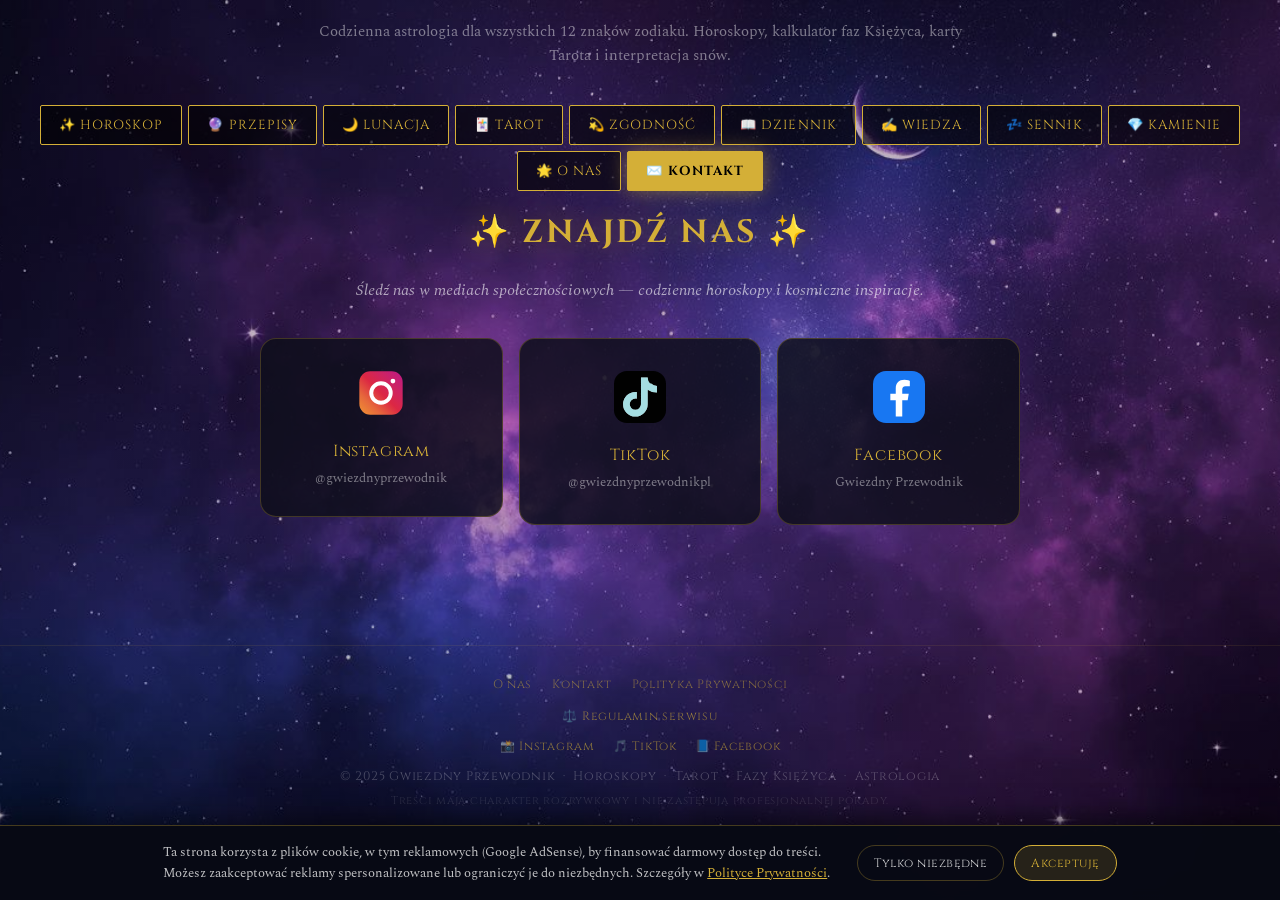
<file: kontakt.html>
<!DOCTYPE html>
<html lang="pl">
<head>
    <meta charset="UTF-8">
    <meta name="viewport" content="width=device-width, initial-scale=1.0">
    <title>Kontakt — Gwiezdny Przewodnik</title>
    <meta name="description" content="Skontaktuj się z Gwiezdnym Przewodnikiem przez Instagram, TikTok lub Facebook. Codzienne horoskopy i kosmiczne inspiracje.">
    <meta name="robots" content="index, follow">
    <link rel="canonical" href="https://gwiezdnyprzewodnik.pl/kontakt.html">
    <link rel="icon" type="image/png" href="gwiezdny_przewodnik_icon_v2.png">
    <link rel="stylesheet" href="style.css">
    <link rel="preconnect" href="https://fonts.googleapis.com">
    <link rel="preconnect" href="https://fonts.gstatic.com" crossorigin>
    <link href="https://fonts.googleapis.com/css2?family=Cinzel:wght@400;700&family=Spectral:wght@400;700&display=swap" rel="stylesheet">
    <script async src="https://pagead2.googlesyndication.com/pagead/js/adsbygoogle.js?client=ca-pub-6047762879323596" crossorigin="anonymous"></script>
    <script src="consent.js"></script>
    <style>
        .site-header { width:100%; max-width:1100px; text-align:center; padding:20px 16px 10px; }
        .site-header .site-title { font-family:'Cinzel',serif; color:var(--gold,#d4af37); font-size:clamp(1.1rem,4vw,2.2rem); letter-spacing:0.06em; text-shadow:0 0 30px rgba(212,175,55,0.5); margin-bottom:10px; }
        .site-header .site-tagline { color:rgba(255,255,255,0.45); font-family:'Spectral',serif; font-size:clamp(0.8rem,2.5vw,0.92rem); line-height:1.6; max-width:680px; margin:0 auto; }
        .static-intro { width:100%; max-width:820px; margin:0 auto 30px; color:rgba(255,255,255,0.65); font-size:clamp(0.85rem,2.5vw,0.95rem); line-height:1.8; text-align:center; padding:0 4px; }
        .static-intro p { margin-bottom:10px; }
        .zodiac-static-grid { display:grid; grid-template-columns:repeat(auto-fill,minmax(130px,1fr)); gap:6px; width:100%; max-width:1100px; margin:0 auto 30px; box-sizing:border-box; }
        .zodiac-static-item { background:rgba(15,15,28,0.8); border:1px solid rgba(212,175,55,0.2); border-radius:10px; padding:11px 13px; display:flex; flex-direction:column; gap:3px; }
        .zodiac-static-item strong { color:var(--gold,#d4af37); font-family:'Cinzel',serif; font-size:0.92rem; }
        .zodiac-static-item span { color:rgba(255,255,255,0.5); font-size:0.76rem; }
        .zodiac-static-item em { color:rgba(255,255,255,0.35); font-size:0.71rem; font-style:normal; }
        .static-article { width:100%; max-width:820px; margin:0 auto 32px; background:rgba(15,15,28,0.7); border:1px solid rgba(212,175,55,0.15); border-radius:14px; padding:26px 30px; box-sizing:border-box; }
        .static-article h2 { font-family:'Cinzel',serif; color:var(--gold,#d4af37); font-size:1.1rem; margin-bottom:14px; text-align:left; letter-spacing:0.04em; }
        .static-article h3 { font-family:'Cinzel',serif; color:rgba(212,175,55,0.8); font-size:0.93rem; margin:16px 0 8px; text-align:left; }
        .static-article p { color:rgba(255,255,255,0.72); font-size:0.95rem; line-height:1.85; margin-bottom:10px; text-align:left; }
        @media(max-width:480px){
            .zodiac-static-grid { grid-template-columns:repeat(2,1fr) !important; }
            .static-article { padding:16px; }
            .static-article p { font-size:0.88rem; }
        }
        @media(max-width:768px) and (min-width:481px){
            .zodiac-static-grid { grid-template-columns:repeat(3,1fr) !important; }
        }
        
    </style>
    <script type="application/ld+json">{"@context":"https://schema.org","@type":"WebPage","name":"Kontakt","url":"https://gwiezdnyprzewodnik.pl/kontakt.html","inLanguage":"pl"}</script>
</head>
<body>
    <header class="site-header">
        <p class="site-tagline">Codzienna astrologia dla wszystkich 12 znaków zodiaku. Horoskopy, kalkulator faz Księżyca, karty Tarota i interpretacja snów.</p>
    </header>
    <nav class="mystic-nav">
        <a href="index.html" class="nav-btn">✨ Horoskop</a>
        <a href="ksiega-smakow.html" class="nav-btn">🔮 Przepisy</a>
        <a href="fazy-ksiezyca.html" class="nav-btn">🌙 Lunacja</a>
        <a href="tarot-dnia.html" class="nav-btn">🃏 Tarot</a>
        <a href="zgodnosc-znakow.html" class="nav-btn">💫 Zgodność</a>
        <a href="dziennik-kosmiczny.html" class="nav-btn">📖 Dziennik</a>
        <a href="wiedza-astrologiczna.html" class="nav-btn">✍️ Wiedza</a>
        <a href="sennik.html" class="nav-btn">💤 Sennik</a>
        <a href="kamienie-mineraly.html" class="nav-btn">💎 Kamienie</a>
        <a href="o-nas.html" class="nav-btn">🌟 O nas</a>
        <a href="kontakt.html" class="nav-btn active">✉️ Kontakt</a>
    </nav>
    <main>
    <section id="contact-tab" class="tab-content active">
        <h1>✨ ZNAJDŹ NAS ✨</h1>
        <div class="legal-box">
            <p style="color:rgba(255,255,255,0.6);text-align:center;margin-bottom:36px;font-style:italic;">Śledź nas w mediach społecznościowych — codzienne horoskopy i kosmiczne inspiracje.</p>
            <div style="display:grid;grid-template-columns:repeat(3,1fr);gap:16px;max-width:760px;margin:0 auto;width:100%;box-sizing:border-box;">

                <a href="https://www.instagram.com/gwiezdnyprzewodnik/" target="_blank" rel="noopener" style="text-decoration:none;">
                    <div style="background:rgba(15,15,28,0.85);border:1px solid rgba(212,175,55,0.25);border-radius:16px;padding:28px 12px;text-align:center;transition:border-color 0.3s,transform 0.3s;cursor:pointer;box-sizing:border-box;" onmouseover="this.style.borderColor='rgba(212,175,55,0.7)';this.style.transform='translateY(-4px)'" onmouseout="this.style.borderColor='rgba(212,175,55,0.25)';this.style.transform='translateY(0)'">
                        <svg xmlns="http://www.w3.org/2000/svg" viewBox="0 0 24 24" width="52" height="52" style="margin-bottom:14px;">
                            <defs>
                                <linearGradient id="ig-grad" x1="0%" y1="100%" x2="100%" y2="0%">
                                    <stop offset="0%" style="stop-color:#f09433"/>
                                    <stop offset="25%" style="stop-color:#e6683c"/>
                                    <stop offset="50%" style="stop-color:#dc2743"/>
                                    <stop offset="75%" style="stop-color:#cc2366"/>
                                    <stop offset="100%" style="stop-color:#bc1888"/>
                                </linearGradient>
                            </defs>
                            <rect x="2" y="2" width="20" height="20" rx="5" ry="5" fill="url(#ig-grad)"/>
                            <circle cx="12" cy="12" r="4.5" fill="none" stroke="white" stroke-width="1.8"/>
                            <circle cx="17.5" cy="6.5" r="1.1" fill="white"/>
                        </svg>
                        <div style="font-family:'Cinzel',serif;color:var(--gold,#d4af37);font-size:1rem;letter-spacing:0.05em;margin-bottom:6px;">Instagram</div>
                        <div style="color:rgba(255,255,255,0.45);font-size:0.8rem;">@gwiezdnyprzewodnik</div>
                    </div>
                </a>

                <a href="https://www.tiktok.com/@gwiezdnyprzewodnikpl?lang=pl-PL" target="_blank" rel="noopener" style="text-decoration:none;">
                    <div style="background:rgba(15,15,28,0.85);border:1px solid rgba(212,175,55,0.25);border-radius:16px;padding:32px 20px;text-align:center;transition:border-color 0.3s,transform 0.3s;cursor:pointer;" onmouseover="this.style.borderColor='rgba(212,175,55,0.7)';this.style.transform='translateY(-4px)'" onmouseout="this.style.borderColor='rgba(212,175,55,0.25)';this.style.transform='translateY(0)'">
                        <svg xmlns="http://www.w3.org/2000/svg" viewBox="0 0 24 24" width="52" height="52" style="margin-bottom:14px;">
                            <rect width="24" height="24" rx="6" fill="#010101"/>
                            <path d="M16.6 5.82s.51.5 0 0A4.28 4.28 0 0 1 15.54 3h-3.09v12.4a2.59 2.59 0 0 1-2.59 2.5 2.59 2.59 0 0 1-2.59-2.59 2.59 2.59 0 0 1 2.59-2.59c.24 0 .47.04.69.1V9.68a5.67 5.67 0 0 0-.69-.04 5.68 5.68 0 0 0-5.68 5.68 5.68 5.68 0 0 0 5.68 5.68 5.68 5.68 0 0 0 5.68-5.68V8.61a7.33 7.33 0 0 0 4.29 1.37V6.9a4.31 4.31 0 0 1-2.73-1.08z" fill="white"/>
                            <path d="M16.6 5.82A4.28 4.28 0 0 1 15.54 3h-3.09v12.4a2.59 2.59 0 0 1-2.59 2.5 2.59 2.59 0 0 1-2.59-2.59 2.59 2.59 0 0 1 2.59-2.59c.24 0 .47.04.69.1V9.68a5.67 5.67 0 0 0-.69-.04 5.68 5.68 0 0 0-5.68 5.68 5.68 5.68 0 0 0 5.68 5.68 5.68 5.68 0 0 0 5.68-5.68V8.61a7.33 7.33 0 0 0 4.29 1.37V6.9a4.31 4.31 0 0 1-2.73-1.08z" fill="#69C9D0" opacity="0.6"/>
                        </svg>
                        <div style="font-family:'Cinzel',serif;color:var(--gold,#d4af37);font-size:1rem;letter-spacing:0.05em;margin-bottom:6px;">TikTok</div>
                        <div style="color:rgba(255,255,255,0.45);font-size:0.8rem;">@gwiezdnyprzewodnikpl</div>
                    </div>
                </a>

                <a href="https://www.facebook.com/profile.php?id=61589331091991" target="_blank" rel="noopener" style="text-decoration:none;">
                    <div style="background:rgba(15,15,28,0.85);border:1px solid rgba(212,175,55,0.25);border-radius:16px;padding:32px 20px;text-align:center;transition:border-color 0.3s,transform 0.3s;cursor:pointer;" onmouseover="this.style.borderColor='rgba(212,175,55,0.7)';this.style.transform='translateY(-4px)'" onmouseout="this.style.borderColor='rgba(212,175,55,0.25)';this.style.transform='translateY(0)'">
                        <svg xmlns="http://www.w3.org/2000/svg" viewBox="0 0 24 24" width="52" height="52" style="margin-bottom:14px;">
                            <rect width="24" height="24" rx="6" fill="#1877F2"/>
                            <path d="M13.5 21v-7.5h2.5l.5-3H13.5V8.5c0-.83.42-1.5 1.5-1.5H17V4.5s-1-.5-2.5-.5c-2.5 0-4 1.5-4 4V10.5H8v3h2.5V21h3z" fill="white"/>
                        </svg>
                        <div style="font-family:'Cinzel',serif;color:var(--gold,#d4af37);font-size:1rem;letter-spacing:0.05em;margin-bottom:6px;">Facebook</div>
                        <div style="color:rgba(255,255,255,0.45);font-size:0.8rem;">Gwiezdny Przewodnik</div>
                    </div>
                </a>

            </div>
        </div>
    </section>
    </main>
    <div style="width:100%;max-width:1100px;margin:0 auto 20px;padding:0 20px;">
        <ins class="adsbygoogle" style="display:block" data-ad-format="autorelaxed" data-ad-client="ca-pub-6047762879323596" data-ad-slot="8690401044"></ins>
        <script>gwzPushAd();</script>
    </div>
    <footer style="width:100%;text-align:center;padding:30px 20px;color:rgba(255,255,255,0.25);font-size:0.78rem;font-family:'Cinzel',serif;letter-spacing:0.06em;border-top:1px solid rgba(212,175,55,0.1);margin-top:40px;">
        <div style="display:flex;gap:20px;justify-content:center;flex-wrap:wrap;margin-bottom:16px;">
            <a href="o-nas.html" style="color:rgba(212,175,55,0.5);text-decoration:none;font-family:'Cinzel',serif;font-size:0.75rem;">O nas</a>
            <a href="kontakt.html" style="color:rgba(212,175,55,0.5);text-decoration:none;font-family:'Cinzel',serif;font-size:0.75rem;">Kontakt</a>
            <a href="polityka-prywatnosci.html" style="color:rgba(212,175,55,0.5);text-decoration:none;font-family:'Cinzel',serif;font-size:0.75rem;">Polityka Prywatności</a>
        </div>
        <div style="display:flex; gap:18px; justify-content:center; flex-wrap:wrap; margin-bottom:14px;">
            <a href="regulamin.html" style="color:rgba(212,175,55,0.6); text-decoration:none; font-family:'Cinzel',serif; font-size:0.75rem;">⚖️ Regulamin serwisu</a>
        </div>
        <div style="display:flex;gap:18px;justify-content:center;flex-wrap:wrap;margin-bottom:14px;">
            <a href="https://www.instagram.com/gwiezdnyprzewodnik/" target="_blank" rel="noopener" style="color:rgba(212,175,55,0.6);text-decoration:none;font-family:'Cinzel',serif;font-size:0.75rem;">📸 Instagram</a>
            <a href="https://www.tiktok.com/@gwiezdnyprzewodnikpl?lang=pl-PL" target="_blank" rel="noopener" style="color:rgba(212,175,55,0.6);text-decoration:none;font-family:'Cinzel',serif;font-size:0.75rem;">🎵 TikTok</a>
            <a href="https://www.facebook.com/profile.php?id=61589331091991" target="_blank" rel="noopener" style="color:rgba(212,175,55,0.6);text-decoration:none;font-family:'Cinzel',serif;font-size:0.75rem;">📘 Facebook</a>
        </div>
        <p>© 2025 Gwiezdny Przewodnik &nbsp;·&nbsp; Horoskopy &nbsp;·&nbsp; Tarot &nbsp;·&nbsp; Fazy Księżyca &nbsp;·&nbsp; Astrologia</p>
        <p style="margin-top:8px;font-size:0.7rem;opacity:0.5;">Treści mają charakter rozrywkowy i nie zastępują profesjonalnej porady.</p>
    </footer>
    <div id="recipe-modal" class="modal" role="dialog" aria-modal="true">
        <div class="modal-content">
            <span class="close-modal" onclick="closeModal()">&times;</span>
            <h2 id="modal-title"></h2>
            <hr style="border-color:var(--gold);opacity:0.25;margin-bottom:20px;">
            <div id="modal-body"></div>
        </div>
    </div>
    <script src="script.js"></script>
    
</body>
</html>
</file>
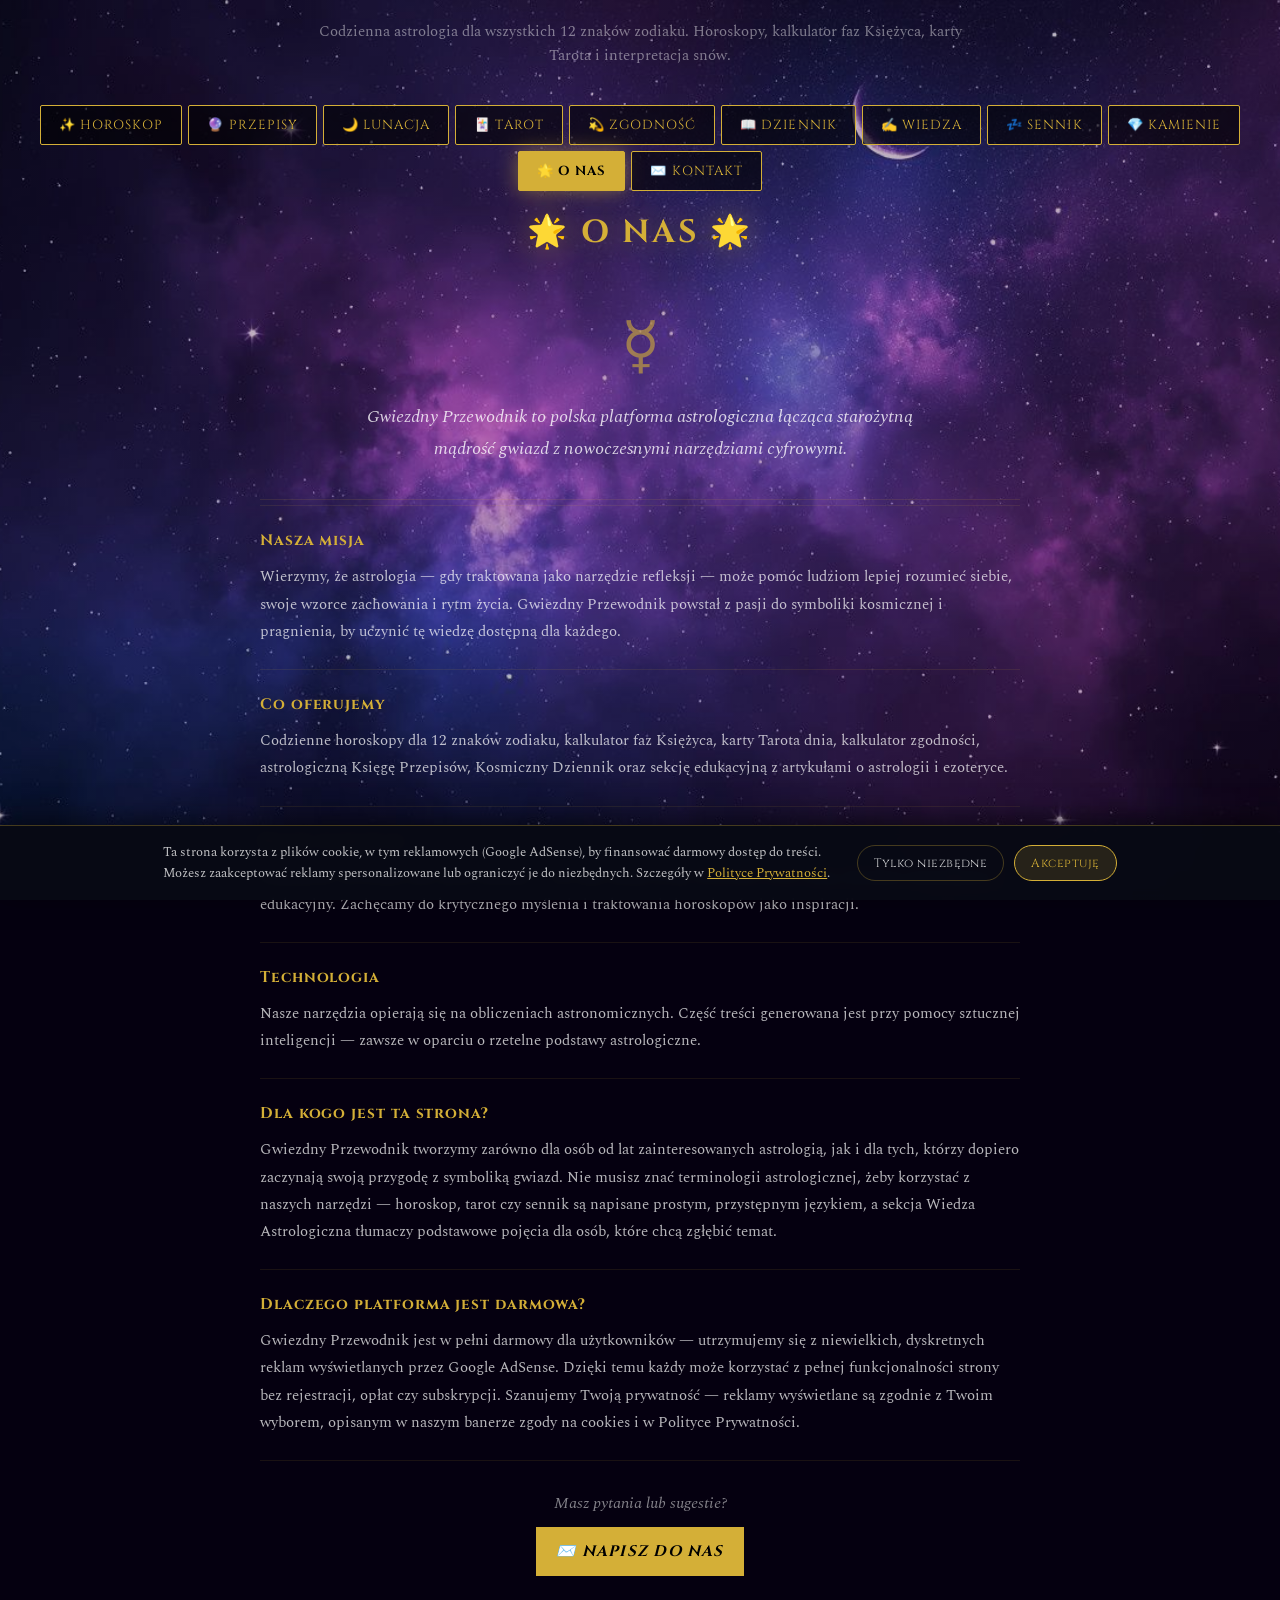
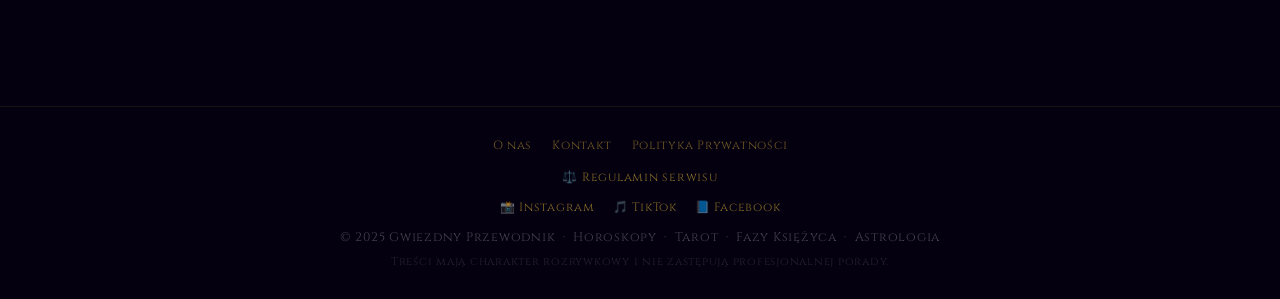
<file: o-nas.html>
<!DOCTYPE html>
<html lang="pl">
<head>
    <meta charset="UTF-8">
    <meta name="viewport" content="width=device-width, initial-scale=1.0">
    <title>O Nas — Gwiezdny Przewodnik</title>
    <meta name="description" content="Poznaj Gwiezdny Przewodnik — polską platformę astrologiczną. Nasza misja, oferta i podejście do astrologii jako narzędzia refleksji.">
    <meta name="robots" content="index, follow">
    <link rel="canonical" href="https://gwiezdnyprzewodnik.pl/o-nas.html">
    <link rel="icon" type="image/png" href="gwiezdny_przewodnik_icon_v2.png">
    <link rel="stylesheet" href="style.css">
    <link rel="preconnect" href="https://fonts.googleapis.com">
    <link rel="preconnect" href="https://fonts.gstatic.com" crossorigin>
    <link href="https://fonts.googleapis.com/css2?family=Cinzel:wght@400;700&family=Spectral:wght@400;700&display=swap" rel="stylesheet">
    <script async src="https://pagead2.googlesyndication.com/pagead/js/adsbygoogle.js?client=ca-pub-6047762879323596" crossorigin="anonymous"></script>
    <script src="consent.js"></script>
    <style>
        .site-header { width:100%; max-width:1100px; text-align:center; padding:20px 16px 10px; }
        .site-header .site-title { font-family:'Cinzel',serif; color:var(--gold,#d4af37); font-size:clamp(1.1rem,4vw,2.2rem); letter-spacing:0.06em; text-shadow:0 0 30px rgba(212,175,55,0.5); margin-bottom:10px; }
        .site-header .site-tagline { color:rgba(255,255,255,0.45); font-family:'Spectral',serif; font-size:clamp(0.8rem,2.5vw,0.92rem); line-height:1.6; max-width:680px; margin:0 auto; }
        .static-intro { width:100%; max-width:820px; margin:0 auto 30px; color:rgba(255,255,255,0.65); font-size:clamp(0.85rem,2.5vw,0.95rem); line-height:1.8; text-align:center; padding:0 4px; }
        .static-intro p { margin-bottom:10px; }
        .zodiac-static-grid { display:grid; grid-template-columns:repeat(auto-fill,minmax(130px,1fr)); gap:6px; width:100%; max-width:1100px; margin:0 auto 30px; box-sizing:border-box; }
        .zodiac-static-item { background:rgba(15,15,28,0.8); border:1px solid rgba(212,175,55,0.2); border-radius:10px; padding:11px 13px; display:flex; flex-direction:column; gap:3px; }
        .zodiac-static-item strong { color:var(--gold,#d4af37); font-family:'Cinzel',serif; font-size:0.92rem; }
        .zodiac-static-item span { color:rgba(255,255,255,0.5); font-size:0.76rem; }
        .zodiac-static-item em { color:rgba(255,255,255,0.35); font-size:0.71rem; font-style:normal; }
        .static-article { width:100%; max-width:820px; margin:0 auto 32px; background:rgba(15,15,28,0.7); border:1px solid rgba(212,175,55,0.15); border-radius:14px; padding:26px 30px; box-sizing:border-box; }
        .static-article h2 { font-family:'Cinzel',serif; color:var(--gold,#d4af37); font-size:1.1rem; margin-bottom:14px; text-align:left; letter-spacing:0.04em; }
        .static-article h3 { font-family:'Cinzel',serif; color:rgba(212,175,55,0.8); font-size:0.93rem; margin:16px 0 8px; text-align:left; }
        .static-article p { color:rgba(255,255,255,0.72); font-size:0.95rem; line-height:1.85; margin-bottom:10px; text-align:left; }
        @media(max-width:480px){
            .zodiac-static-grid { grid-template-columns:repeat(2,1fr) !important; }
            .static-article { padding:16px; }
            .static-article p { font-size:0.88rem; }
        }
        @media(max-width:768px) and (min-width:481px){
            .zodiac-static-grid { grid-template-columns:repeat(3,1fr) !important; }
        }
        
    </style>
    <script type="application/ld+json">{"@context":"https://schema.org","@type":"WebPage","name":"O Nas","url":"https://gwiezdnyprzewodnik.pl/o-nas.html","inLanguage":"pl"}</script>
</head>
<body>
    <header class="site-header">
        <p class="site-tagline">Codzienna astrologia dla wszystkich 12 znaków zodiaku. Horoskopy, kalkulator faz Księżyca, karty Tarota i interpretacja snów.</p>
    </header>
    <nav class="mystic-nav">
        <a href="index.html" class="nav-btn">✨ Horoskop</a>
        <a href="ksiega-smakow.html" class="nav-btn">🔮 Przepisy</a>
        <a href="fazy-ksiezyca.html" class="nav-btn">🌙 Lunacja</a>
        <a href="tarot-dnia.html" class="nav-btn">🃏 Tarot</a>
        <a href="zgodnosc-znakow.html" class="nav-btn">💫 Zgodność</a>
        <a href="dziennik-kosmiczny.html" class="nav-btn">📖 Dziennik</a>
        <a href="wiedza-astrologiczna.html" class="nav-btn">✍️ Wiedza</a>
        <a href="sennik.html" class="nav-btn">💤 Sennik</a>
        <a href="kamienie-mineraly.html" class="nav-btn">💎 Kamienie</a>
        <a href="o-nas.html" class="nav-btn active">🌟 O nas</a>
        <a href="kontakt.html" class="nav-btn">✉️ Kontakt</a>
    </nav>
    <main>
    <section id="about-tab" class="tab-content active">
        <h1>🌟 O NAS 🌟</h1>
        <div class="legal-box">
            <div class="about-hero">
                <div class="about-symbol">☿</div>
                <p class="about-lead">Gwiezdny Przewodnik to polska platforma astrologiczna łącząca starożytną mądrość gwiazd z nowoczesnymi narzędziami cyfrowymi.</p>
            </div>
            <div class="about-section"><h2>Nasza misja</h2><p>Wierzymy, że astrologia — gdy traktowana jako narzędzie refleksji — może pomóc ludziom lepiej rozumieć siebie, swoje wzorce zachowania i rytm życia. Gwiezdny Przewodnik powstał z pasji do symboliki kosmicznej i pragnienia, by uczynić tę wiedzę dostępną dla każdego.</p></div>
            <div class="about-section"><h2>Co oferujemy</h2><p>Codzienne horoskopy dla 12 znaków zodiaku, kalkulator faz Księżyca, karty Tarota dnia, kalkulator zgodności, astrologiczną Księgę Przepisów, Kosmiczny Dziennik oraz sekcję edukacyjną z artykułami o astrologii i ezoteryce.</p></div>
            <div class="about-section"><h2>Nasze podejście</h2><p>Traktujemy astrologię jako język symboli — nie jako naukę ścisłą. Wszystkie treści mają charakter rozrywkowy i edukacyjny. Zachęcamy do krytycznego myślenia i traktowania horoskopów jako inspiracji.</p></div>
            <div class="about-section"><h2>Technologia</h2><p>Nasze narzędzia opierają się na obliczeniach astronomicznych. Część treści generowana jest przy pomocy sztucznej inteligencji — zawsze w oparciu o rzetelne podstawy astrologiczne.</p></div>
            <div class="about-section"><h2>Dla kogo jest ta strona?</h2><p>Gwiezdny Przewodnik tworzymy zarówno dla osób od lat zainteresowanych astrologią, jak i dla tych, którzy dopiero zaczynają swoją przygodę z symboliką gwiazd. Nie musisz znać terminologii astrologicznej, żeby korzystać z naszych narzędzi — horoskop, tarot czy sennik są napisane prostym, przystępnym językiem, a sekcja Wiedza Astrologiczna tłumaczy podstawowe pojęcia dla osób, które chcą zgłębić temat.</p></div>
            <div class="about-section"><h2>Dlaczego platforma jest darmowa?</h2><p>Gwiezdny Przewodnik jest w pełni darmowy dla użytkowników — utrzymujemy się z niewielkich, dyskretnych reklam wyświetlanych przez Google AdSense. Dzięki temu każdy może korzystać z pełnej funkcjonalności strony bez rejestracji, opłat czy subskrypcji. Szanujemy Twoją prywatność — reklamy wyświetlane są zgodnie z Twoim wyborem, opisanym w naszym banerze zgody na cookies i w Polityce Prywatności.</p></div>
            <div class="about-contact-cta">
                <p>Masz pytania lub sugestie?</p>
                <a href="kontakt.html" class="action-btn" style="margin-top:12px;display:inline-block;text-decoration:none;">✉️ NAPISZ DO NAS</a>
            </div>
        </div>
    </section>
    </main>
    <div style="width:100%;max-width:1100px;margin:0 auto 20px;padding:0 20px;">
        <ins class="adsbygoogle" style="display:block" data-ad-format="autorelaxed" data-ad-client="ca-pub-6047762879323596" data-ad-slot="8690401044"></ins>
        <script>gwzPushAd();</script>
    </div>
    <footer style="width:100%;text-align:center;padding:30px 20px;color:rgba(255,255,255,0.25);font-size:0.78rem;font-family:'Cinzel',serif;letter-spacing:0.06em;border-top:1px solid rgba(212,175,55,0.1);margin-top:40px;">
        <div style="display:flex;gap:20px;justify-content:center;flex-wrap:wrap;margin-bottom:16px;">
            <a href="o-nas.html" style="color:rgba(212,175,55,0.5);text-decoration:none;font-family:'Cinzel',serif;font-size:0.75rem;">O nas</a>
            <a href="kontakt.html" style="color:rgba(212,175,55,0.5);text-decoration:none;font-family:'Cinzel',serif;font-size:0.75rem;">Kontakt</a>
            <a href="polityka-prywatnosci.html" style="color:rgba(212,175,55,0.5);text-decoration:none;font-family:'Cinzel',serif;font-size:0.75rem;">Polityka Prywatności</a>
        </div>
        <div style="display:flex; gap:18px; justify-content:center; flex-wrap:wrap; margin-bottom:14px;">
            <a href="regulamin.html" style="color:rgba(212,175,55,0.6); text-decoration:none; font-family:'Cinzel',serif; font-size:0.75rem;">⚖️ Regulamin serwisu</a>
        </div>
        <div style="display:flex;gap:18px;justify-content:center;flex-wrap:wrap;margin-bottom:14px;">
            <a href="https://www.instagram.com/gwiezdnyprzewodnik/" target="_blank" rel="noopener" style="color:rgba(212,175,55,0.6);text-decoration:none;font-family:'Cinzel',serif;font-size:0.75rem;">📸 Instagram</a>
            <a href="https://www.tiktok.com/@gwiezdnyprzewodnikpl?lang=pl-PL" target="_blank" rel="noopener" style="color:rgba(212,175,55,0.6);text-decoration:none;font-family:'Cinzel',serif;font-size:0.75rem;">🎵 TikTok</a>
            <a href="https://www.facebook.com/profile.php?id=61589331091991" target="_blank" rel="noopener" style="color:rgba(212,175,55,0.6);text-decoration:none;font-family:'Cinzel',serif;font-size:0.75rem;">📘 Facebook</a>
        </div>
        <p>© 2025 Gwiezdny Przewodnik &nbsp;·&nbsp; Horoskopy &nbsp;·&nbsp; Tarot &nbsp;·&nbsp; Fazy Księżyca &nbsp;·&nbsp; Astrologia</p>
        <p style="margin-top:8px;font-size:0.7rem;opacity:0.5;">Treści mają charakter rozrywkowy i nie zastępują profesjonalnej porady.</p>
    </footer>
    <div id="recipe-modal" class="modal" role="dialog" aria-modal="true">
        <div class="modal-content">
            <span class="close-modal" onclick="closeModal()">&times;</span>
            <h2 id="modal-title"></h2>
            <hr style="border-color:var(--gold);opacity:0.25;margin-bottom:20px;">
            <div id="modal-body"></div>
        </div>
    </div>
    <script src="script.js"></script>
    
</body>
</html>
</file>
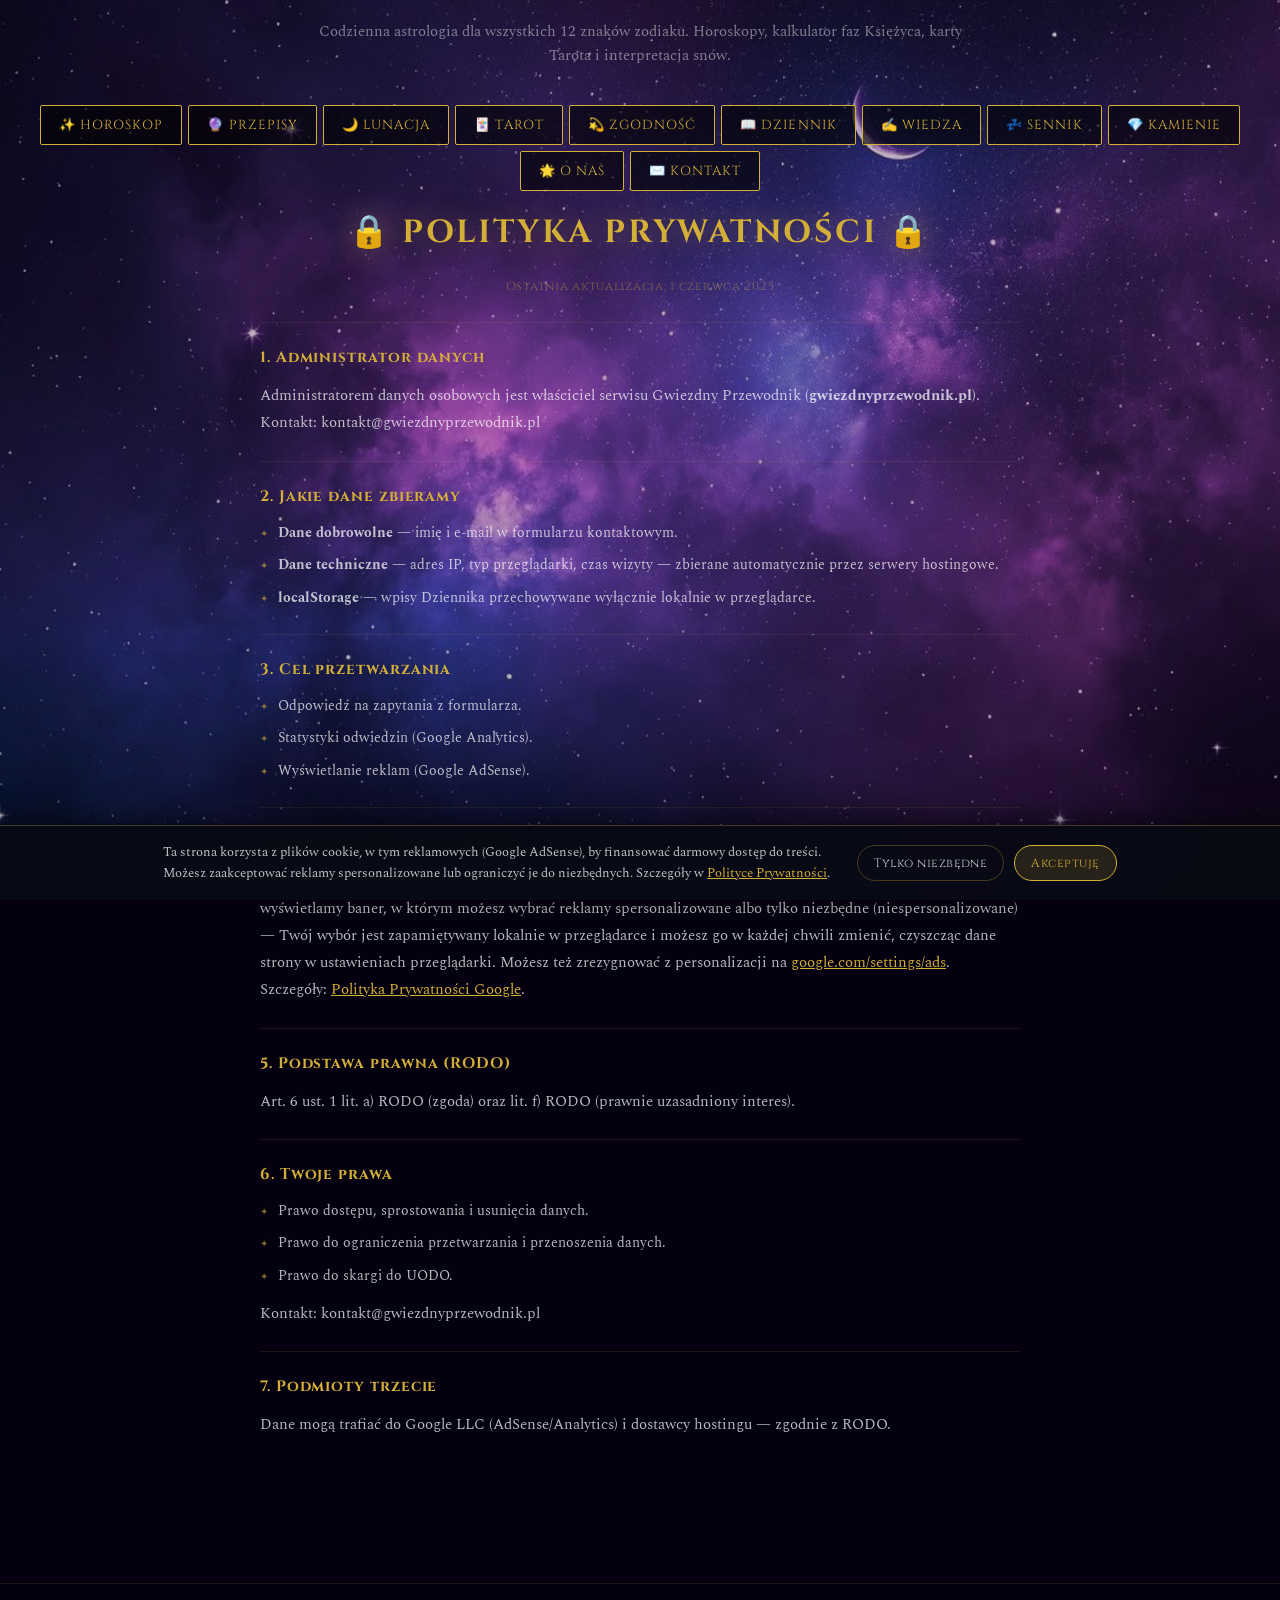
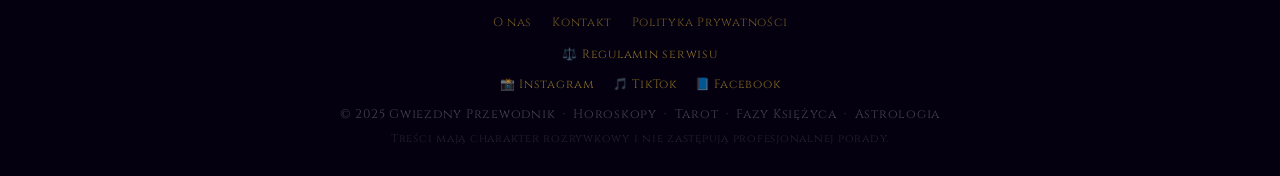
<file: polityka-prywatnosci.html>
<!DOCTYPE html>
<html lang="pl">
<head>
    <meta charset="UTF-8">
    <meta name="viewport" content="width=device-width, initial-scale=1.0">
    <title>Polityka Prywatności — Gwiezdny Przewodnik</title>
    <meta name="description" content="Polityka prywatności serwisu Gwiezdny Przewodnik — zasady przetwarzania danych osobowych, cookies i Google AdSense.">
    <meta name="robots" content="index, follow">
    <link rel="canonical" href="https://gwiezdnyprzewodnik.pl/polityka-prywatnosci.html">
    <link rel="icon" type="image/png" href="gwiezdny_przewodnik_icon_v2.png">
    <link rel="stylesheet" href="style.css">
    <link rel="preconnect" href="https://fonts.googleapis.com">
    <link rel="preconnect" href="https://fonts.gstatic.com" crossorigin>
    <link href="https://fonts.googleapis.com/css2?family=Cinzel:wght@400;700&family=Spectral:wght@400;700&display=swap" rel="stylesheet">
    <script async src="https://pagead2.googlesyndication.com/pagead/js/adsbygoogle.js?client=ca-pub-6047762879323596" crossorigin="anonymous"></script>
    <script src="consent.js"></script>
    <style>
        .site-header { width:100%; max-width:1100px; text-align:center; padding:20px 16px 10px; }
        .site-header .site-title { font-family:'Cinzel',serif; color:var(--gold,#d4af37); font-size:clamp(1.1rem,4vw,2.2rem); letter-spacing:0.06em; text-shadow:0 0 30px rgba(212,175,55,0.5); margin-bottom:10px; }
        .site-header .site-tagline { color:rgba(255,255,255,0.45); font-family:'Spectral',serif; font-size:clamp(0.8rem,2.5vw,0.92rem); line-height:1.6; max-width:680px; margin:0 auto; }
        .static-intro { width:100%; max-width:820px; margin:0 auto 30px; color:rgba(255,255,255,0.65); font-size:clamp(0.85rem,2.5vw,0.95rem); line-height:1.8; text-align:center; padding:0 4px; }
        .static-intro p { margin-bottom:10px; }
        .zodiac-static-grid { display:grid; grid-template-columns:repeat(auto-fill,minmax(130px,1fr)); gap:6px; width:100%; max-width:1100px; margin:0 auto 30px; box-sizing:border-box; }
        .zodiac-static-item { background:rgba(15,15,28,0.8); border:1px solid rgba(212,175,55,0.2); border-radius:10px; padding:11px 13px; display:flex; flex-direction:column; gap:3px; }
        .zodiac-static-item strong { color:var(--gold,#d4af37); font-family:'Cinzel',serif; font-size:0.92rem; }
        .zodiac-static-item span { color:rgba(255,255,255,0.5); font-size:0.76rem; }
        .zodiac-static-item em { color:rgba(255,255,255,0.35); font-size:0.71rem; font-style:normal; }
        .static-article { width:100%; max-width:820px; margin:0 auto 32px; background:rgba(15,15,28,0.7); border:1px solid rgba(212,175,55,0.15); border-radius:14px; padding:26px 30px; box-sizing:border-box; }
        .static-article h2 { font-family:'Cinzel',serif; color:var(--gold,#d4af37); font-size:1.1rem; margin-bottom:14px; text-align:left; letter-spacing:0.04em; }
        .static-article h3 { font-family:'Cinzel',serif; color:rgba(212,175,55,0.8); font-size:0.93rem; margin:16px 0 8px; text-align:left; }
        .static-article p { color:rgba(255,255,255,0.72); font-size:0.95rem; line-height:1.85; margin-bottom:10px; text-align:left; }
        @media(max-width:480px){
            .zodiac-static-grid { grid-template-columns:repeat(2,1fr) !important; }
            .static-article { padding:16px; }
            .static-article p { font-size:0.88rem; }
        }
        @media(max-width:768px) and (min-width:481px){
            .zodiac-static-grid { grid-template-columns:repeat(3,1fr) !important; }
        }
        
    </style>
    <script type="application/ld+json">{"@context":"https://schema.org","@type":"WebPage","name":"Polityka Prywatności","url":"https://gwiezdnyprzewodnik.pl/polityka-prywatnosci.html","inLanguage":"pl"}</script>
</head>
<body>
    <header class="site-header">
        <p class="site-tagline">Codzienna astrologia dla wszystkich 12 znaków zodiaku. Horoskopy, kalkulator faz Księżyca, karty Tarota i interpretacja snów.</p>
    </header>
    <nav class="mystic-nav">
        <a href="index.html" class="nav-btn">✨ Horoskop</a>
        <a href="ksiega-smakow.html" class="nav-btn">🔮 Przepisy</a>
        <a href="fazy-ksiezyca.html" class="nav-btn">🌙 Lunacja</a>
        <a href="tarot-dnia.html" class="nav-btn">🃏 Tarot</a>
        <a href="zgodnosc-znakow.html" class="nav-btn">💫 Zgodność</a>
        <a href="dziennik-kosmiczny.html" class="nav-btn">📖 Dziennik</a>
        <a href="wiedza-astrologiczna.html" class="nav-btn">✍️ Wiedza</a>
        <a href="sennik.html" class="nav-btn">💤 Sennik</a>
        <a href="kamienie-mineraly.html" class="nav-btn">💎 Kamienie</a>
        <a href="o-nas.html" class="nav-btn">🌟 O nas</a>
        <a href="kontakt.html" class="nav-btn">✉️ Kontakt</a>
    </nav>
    <main>
    <section id="privacy-tab" class="tab-content active">
        <h1>🔒 POLITYKA PRYWATNOŚCI 🔒</h1>
        <div class="legal-box">
            <p class="legal-date">Ostatnia aktualizacja: 1 czerwca 2025</p>
            <div class="legal-section"><h2>1. Administrator danych</h2><p>Administratorem danych osobowych jest właściciel serwisu Gwiezdny Przewodnik (<strong>gwiezdnyprzewodnik.pl</strong>). Kontakt: kontakt@gwiezdnyprzewodnik.pl</p></div>
            <div class="legal-section"><h2>2. Jakie dane zbieramy</h2><ul class="legal-list"><li><strong>Dane dobrowolne</strong> — imię i e-mail w formularzu kontaktowym.</li><li><strong>Dane techniczne</strong> — adres IP, typ przeglądarki, czas wizyty — zbierane automatycznie przez serwery hostingowe.</li><li><strong>localStorage</strong> — wpisy Dziennika przechowywane wyłącznie lokalnie w przeglądarce.</li></ul></div>
            <div class="legal-section"><h2>3. Cel przetwarzania</h2><ul class="legal-list"><li>Odpowiedź na zapytania z formularza.</li><li>Statystyki odwiedzin (Google Analytics).</li><li>Wyświetlanie reklam (Google AdSense).</li></ul></div>
            <div class="legal-section"><h2>4. Google AdSense i cookies</h2><p>Serwis używa Google AdSense, która korzysta z plików cookies do personalizacji reklam. Przy pierwszej wizycie wyświetlamy baner, w którym możesz wybrać reklamy spersonalizowane albo tylko niezbędne (niespersonalizowane) — Twój wybór jest zapamiętywany lokalnie w przeglądarce i możesz go w każdej chwili zmienić, czyszcząc dane strony w ustawieniach przeglądarki. Możesz też zrezygnować z personalizacji na <a href="https://www.google.com/settings/ads" target="_blank" rel="noopener" style="color:var(--gold);">google.com/settings/ads</a>. Szczegóły: <a href="https://policies.google.com/privacy" target="_blank" rel="noopener" style="color:var(--gold);">Polityka Prywatności Google</a>.</p></div>
            <div class="legal-section"><h2>5. Podstawa prawna (RODO)</h2><p>Art. 6 ust. 1 lit. a) RODO (zgoda) oraz lit. f) RODO (prawnie uzasadniony interes).</p></div>
            <div class="legal-section"><h2>6. Twoje prawa</h2><ul class="legal-list"><li>Prawo dostępu, sprostowania i usunięcia danych.</li><li>Prawo do ograniczenia przetwarzania i przenoszenia danych.</li><li>Prawo do skargi do UODO.</li></ul><p style="margin-top:12px;">Kontakt: kontakt@gwiezdnyprzewodnik.pl</p></div>
            <div class="legal-section"><h2>7. Podmioty trzecie</h2><p>Dane mogą trafiać do Google LLC (AdSense/Analytics) i dostawcy hostingu — zgodnie z RODO.</p></div>
        </div>
    </section>
    </main>
    <div style="width:100%;max-width:1100px;margin:0 auto 20px;padding:0 20px;">
        <ins class="adsbygoogle" style="display:block" data-ad-format="autorelaxed" data-ad-client="ca-pub-6047762879323596" data-ad-slot="8690401044"></ins>
        <script>gwzPushAd();</script>
    </div>
    <footer style="width:100%;text-align:center;padding:30px 20px;color:rgba(255,255,255,0.25);font-size:0.78rem;font-family:'Cinzel',serif;letter-spacing:0.06em;border-top:1px solid rgba(212,175,55,0.1);margin-top:40px;">
        <div style="display:flex;gap:20px;justify-content:center;flex-wrap:wrap;margin-bottom:16px;">
            <a href="o-nas.html" style="color:rgba(212,175,55,0.5);text-decoration:none;font-family:'Cinzel',serif;font-size:0.75rem;">O nas</a>
            <a href="kontakt.html" style="color:rgba(212,175,55,0.5);text-decoration:none;font-family:'Cinzel',serif;font-size:0.75rem;">Kontakt</a>
            <a href="polityka-prywatnosci.html" style="color:rgba(212,175,55,0.5);text-decoration:none;font-family:'Cinzel',serif;font-size:0.75rem;">Polityka Prywatności</a>
        </div>
        <div style="display:flex; gap:18px; justify-content:center; flex-wrap:wrap; margin-bottom:14px;">
            <a href="regulamin.html" style="color:rgba(212,175,55,0.6); text-decoration:none; font-family:'Cinzel',serif; font-size:0.75rem;">⚖️ Regulamin serwisu</a>
        </div>
        <div style="display:flex;gap:18px;justify-content:center;flex-wrap:wrap;margin-bottom:14px;">
            <a href="https://www.instagram.com/gwiezdnyprzewodnik/" target="_blank" rel="noopener" style="color:rgba(212,175,55,0.6);text-decoration:none;font-family:'Cinzel',serif;font-size:0.75rem;">📸 Instagram</a>
            <a href="https://www.tiktok.com/@gwiezdnyprzewodnikpl?lang=pl-PL" target="_blank" rel="noopener" style="color:rgba(212,175,55,0.6);text-decoration:none;font-family:'Cinzel',serif;font-size:0.75rem;">🎵 TikTok</a>
            <a href="https://www.facebook.com/profile.php?id=61589331091991" target="_blank" rel="noopener" style="color:rgba(212,175,55,0.6);text-decoration:none;font-family:'Cinzel',serif;font-size:0.75rem;">📘 Facebook</a>
        </div>
        <p>© 2025 Gwiezdny Przewodnik &nbsp;·&nbsp; Horoskopy &nbsp;·&nbsp; Tarot &nbsp;·&nbsp; Fazy Księżyca &nbsp;·&nbsp; Astrologia</p>
        <p style="margin-top:8px;font-size:0.7rem;opacity:0.5;">Treści mają charakter rozrywkowy i nie zastępują profesjonalnej porady.</p>
    </footer>
    <div id="recipe-modal" class="modal" role="dialog" aria-modal="true">
        <div class="modal-content">
            <span class="close-modal" onclick="closeModal()">&times;</span>
            <h2 id="modal-title"></h2>
            <hr style="border-color:var(--gold);opacity:0.25;margin-bottom:20px;">
            <div id="modal-body"></div>
        </div>
    </div>
    <script src="script.js"></script>
    
</body>
</html>
</file>
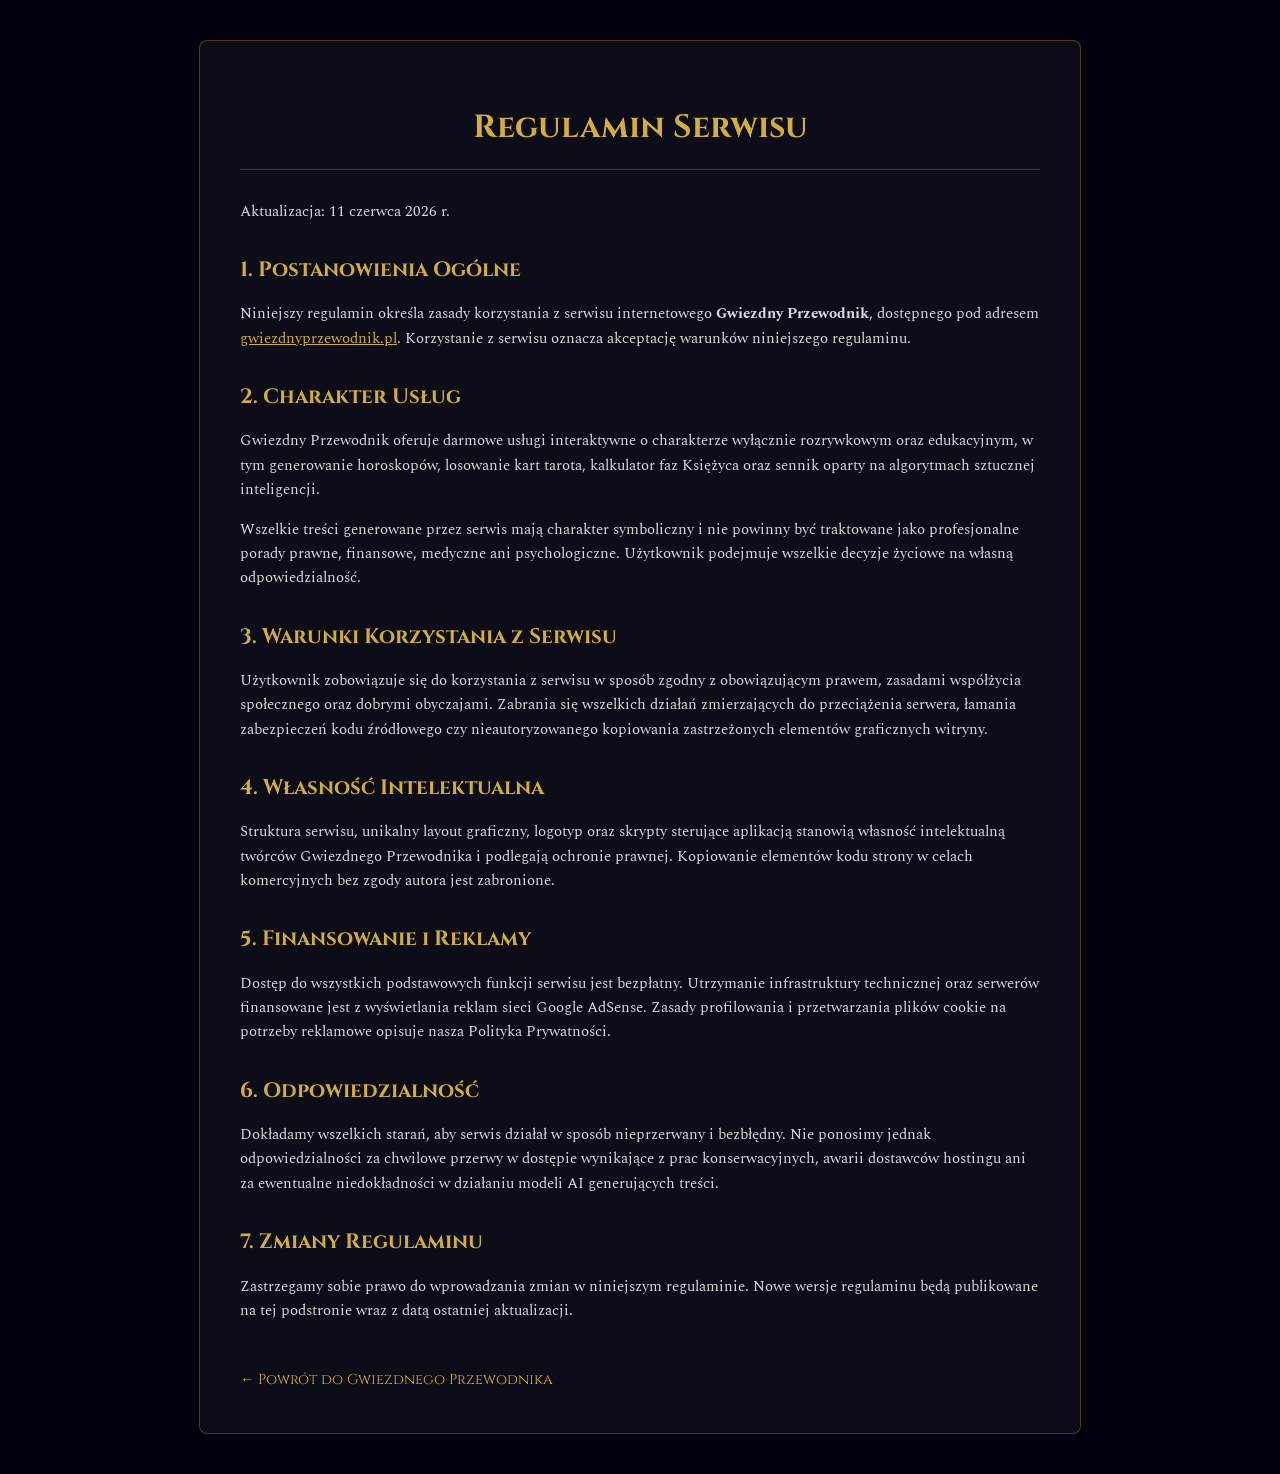
<file: regulamin.html>
<!DOCTYPE html>
<html lang="pl">
<head>
    <meta charset="UTF-8">
    <meta name="viewport" content="width=device-width, initial-scale=1.0">
    <title>Regulamin Serwisu – Gwiezdny Przewodnik</title>
    <meta name="description" content="Regulamin serwisu Gwiezdny Przewodnik — zasady korzystania z platformy astrologicznej, horoskopów, tarota i innych narzędzi.">
    <meta name="robots" content="index, follow">
    <link rel="canonical" href="https://gwiezdnyprzewodnik.pl/regulamin.html">
    <link rel="preconnect" href="https://fonts.googleapis.com">
    <link rel="preconnect" href="https://fonts.gstatic.com" crossorigin>
    <link href="https://fonts.googleapis.com/css2?family=Cinzel:wght@400;600&family=Spectral:ital,wght@0,400;0,600;1,400&display=swap" rel="stylesheet">
    <style>
        :root {
            --gold: #d4af37;
            --gold-dim: rgba(212, 175, 55, 0.3);
            --dark-bg: rgba(8, 10, 20, 0.92);
            --card-bg: rgba(15, 15, 28, 0.9);
        }
        body {
            font-family: 'Spectral', serif;
            background: #050010;
            color: #ffffff;
            line-height: 1.6;
            margin: 0;
            padding: 40px 20px;
            display: flex;
            justify-content: center;
        }
        .container {
            max-width: 800px;
            background: var(--card-bg);
            border: 1px solid var(--gold-dim);
            border-radius: 8px;
            padding: 40px;
            box-shadow: 0 4px 20px rgba(0, 0, 0, 0.5);
        }
        h1, h2, h3 {
            font-family: 'Cinzel', serif;
            color: var(--gold);
        }
        h1 {
            text-align: center;
            font-size: 2rem;
            margin-bottom: 30px;
            border-bottom: 1px solid var(--gold-dim);
            padding-bottom: 15px;
        }
        h2 {
            font-size: 1.3rem;
            margin-top: 30px;
            margin-bottom: 15px;
        }
        p, li {
            color: rgba(255, 255, 255, 0.85);
            font-size: 0.95rem;
        }
        ul {
            padding-left: 20px;
        }
        li {
            margin-bottom: 8px;
        }
        .back-link {
            display: inline-block;
            margin-top: 30px;
            color: var(--gold);
            text-decoration: none;
            font-family: 'Cinzel', serif;
            font-size: 0.9rem;
            transition: color 0.3s;
        }
        .back-link:hover {
            color: #ffffff;
        }
    </style>
</head>
<body>
    <div class="container">
        <h1>Regulamin Serwisu</h1>
        <p>Aktualizacja: 11 czerwca 2026 r.</p>

        <h2>1. Postanowienia Ogólne</h2>
        <p>Niniejszy regulamin określa zasady korzystania z serwisu internetowego <strong>Gwiezdny Przewodnik</strong>, dostępnego pod adresem <a href="https://gwiezdnyprzewodnik.pl/" style="color: var(--gold);">gwiezdnyprzewodnik.pl</a>. Korzystanie z serwisu oznacza akceptację warunków niniejszego regulaminu.</p>

        <h2>2. Charakter Usług</h2>
        <p>Gwiezdny Przewodnik oferuje darmowe usługi interaktywne o charakterze wyłącznie rozrywkowym oraz edukacyjnym, w tym generowanie horoskopów, losowanie kart tarota, kalkulator faz Księżyca oraz sennik oparty na algorytmach sztucznej inteligencji.</p>
        <p>Wszelkie treści generowane przez serwis mają charakter symboliczny i nie powinny być traktowane jako profesjonalne porady prawne, finansowe, medyczne ani psychologiczne. Użytkownik podejmuje wszelkie decyzje życiowe na własną odpowiedzialność.</p>

        <h2>3. Warunki Korzystania z Serwisu</h2>
        <p>Użytkownik zobowiązuje się do korzystania z serwisu w sposób zgodny z obowiązującym prawem, zasadami współżycia społecznego oraz dobrymi obyczajami. Zabrania się wszelkich działań zmierzających do przeciążenia serwera, łamania zabezpieczeń kodu źródłowego czy nieautoryzowanego kopiowania zastrzeżonych elementów graficznych witryny.</p>

        <h2>4. Własność Intelektualna</h2>
        <p>Struktura serwisu, unikalny layout graficzny, logotyp oraz skrypty sterujące aplikacją stanowią własność intelektualną twórców Gwiezdnego Przewodnika i podlegają ochronie prawnej. Kopiowanie elementów kodu strony w celach komercyjnych bez zgody autora jest zabronione.</p>

        <h2>5. Finansowanie i Reklamy</h2>
        <p>Dostęp do wszystkich podstawowych funkcji serwisu jest bezpłatny. Utrzymanie infrastruktury technicznej oraz serwerów finansowane jest z wyświetlania reklam sieci Google AdSense. Zasady profilowania i przetwarzania plików cookie na potrzeby reklamowe opisuje nasza Polityka Prywatności.</p>

        <h2>6. Odpowiedzialność</h2>
        <p>Dokładamy wszelkich starań, aby serwis działał w sposób nieprzerwany i bezbłędny. Nie ponosimy jednak odpowiedzialności za chwilowe przerwy w dostępie wynikające z prac konserwacyjnych, awarii dostawców hostingu ani za ewentualne niedokładności w działaniu modeli AI generujących treści.</p>

        <h2>7. Zmiany Regulaminu</h2>
        <p>Zastrzegamy sobie prawo do wprowadzania zmian w niniejszym regulaminie. Nowe wersje regulaminu będą publikowane na tej podstronie wraz z datą ostatniej aktualizacji.</p>

        <a href="index.html" class="back-link">← Powrót do Gwiezdnego Przewodnika</a>
    </div>
</body>
</html>
</file>
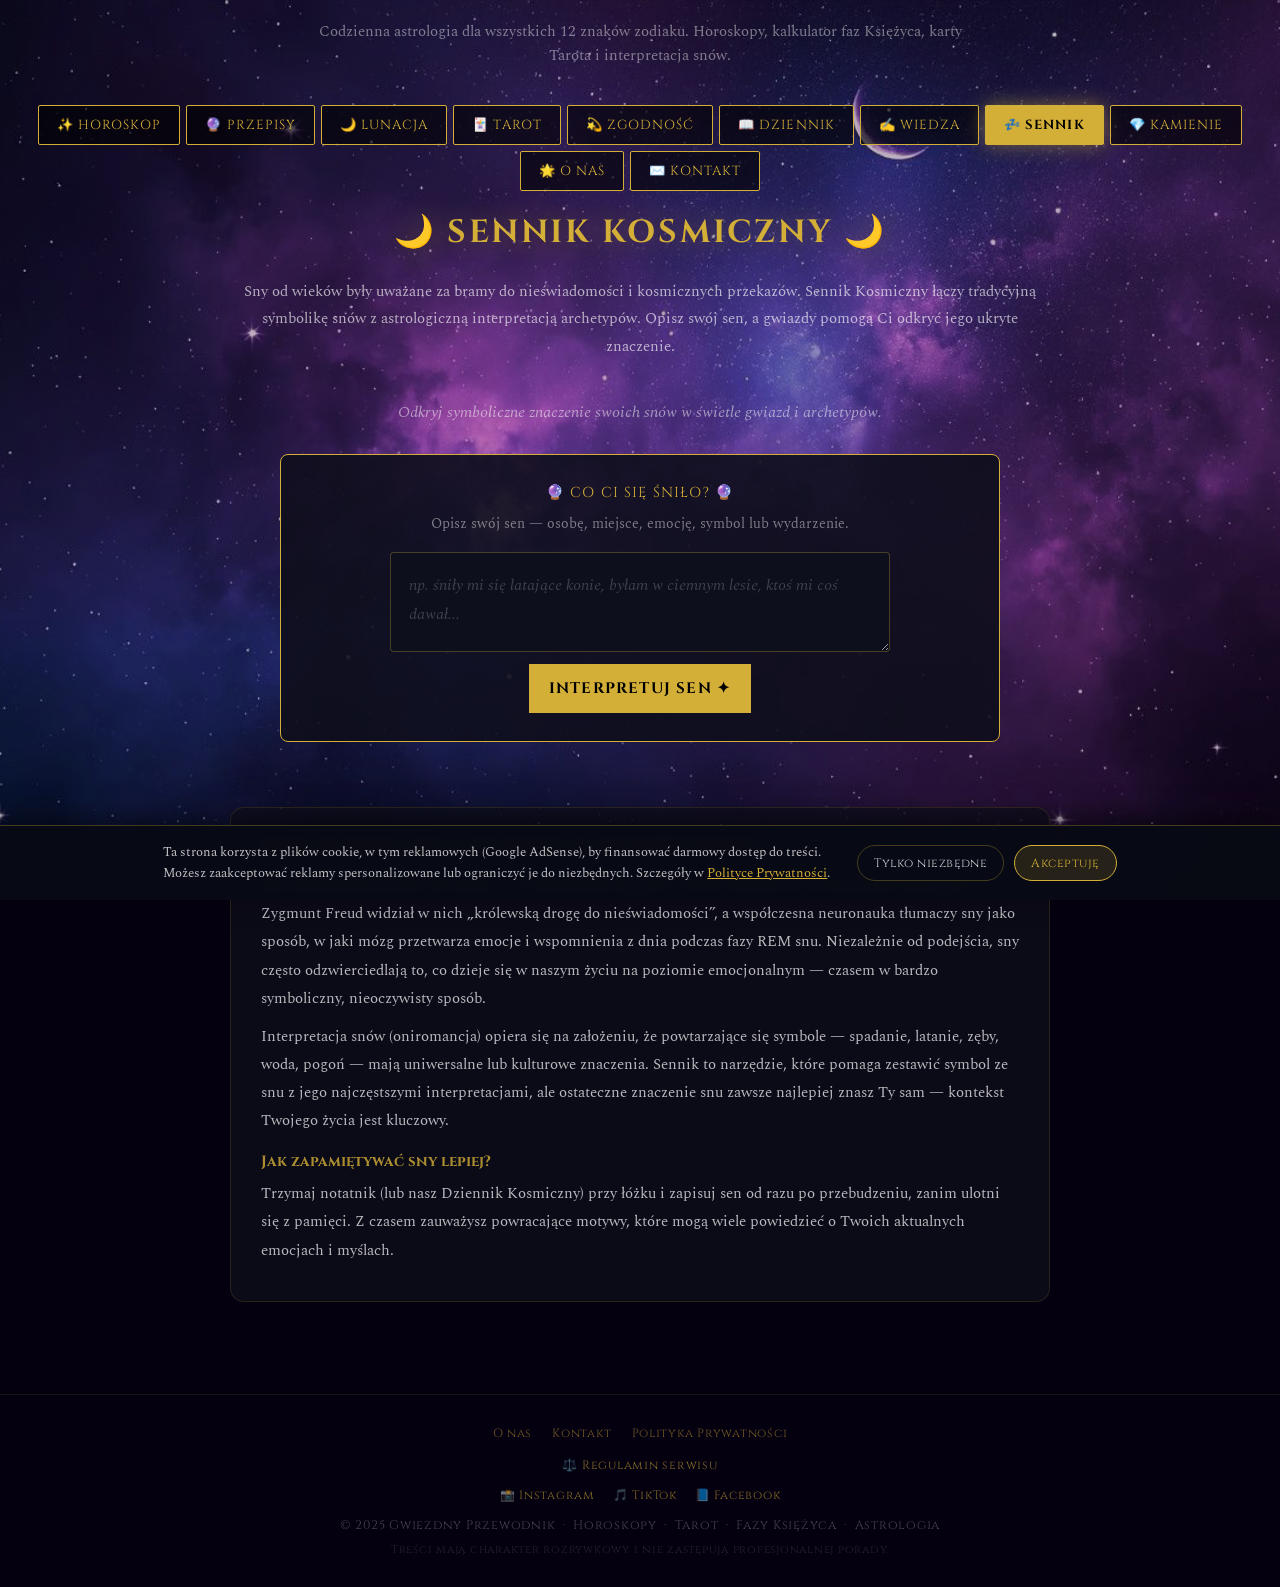
<file: sennik.html>
<!DOCTYPE html>
<html lang="pl">
<head>
    <meta charset="UTF-8">
    <meta name="viewport" content="width=device-width, initial-scale=1.0">
    <title>Sennik Kosmiczny — Interpretacja Snów Online | Gwiezdny Przewodnik</title>
    <meta name="description" content="Opisz swój sen i poznaj jego symboliczne znaczenie w świetle astrologii, psychologii Junga i tradycyjnej symboliki snów.">
    <meta name="robots" content="index, follow">
    <link rel="canonical" href="https://gwiezdnyprzewodnik.pl/sennik.html">
    <link rel="icon" type="image/png" href="gwiezdny_przewodnik_icon_v2.png">
    <link rel="stylesheet" href="style.css">
    <link rel="preconnect" href="https://fonts.googleapis.com">
    <link rel="preconnect" href="https://fonts.gstatic.com" crossorigin>
    <link href="https://fonts.googleapis.com/css2?family=Cinzel:wght@400;700&family=Spectral:wght@400;700&display=swap" rel="stylesheet">
    <script async src="https://pagead2.googlesyndication.com/pagead/js/adsbygoogle.js?client=ca-pub-6047762879323596" crossorigin="anonymous"></script>
    <script src="consent.js"></script>
    <style>
        .site-header { width:100%; max-width:1100px; text-align:center; padding:20px 16px 10px; }
        .site-header .site-title { font-family:'Cinzel',serif; color:var(--gold,#d4af37); font-size:clamp(1.1rem,4vw,2.2rem); letter-spacing:0.06em; text-shadow:0 0 30px rgba(212,175,55,0.5); margin-bottom:10px; }
        .site-header .site-tagline { color:rgba(255,255,255,0.45); font-family:'Spectral',serif; font-size:clamp(0.8rem,2.5vw,0.92rem); line-height:1.6; max-width:680px; margin:0 auto; }
        .static-intro { width:100%; max-width:820px; margin:0 auto 30px; color:rgba(255,255,255,0.65); font-size:clamp(0.85rem,2.5vw,0.95rem); line-height:1.8; text-align:center; padding:0 4px; }
        .static-intro p { margin-bottom:10px; }
        .zodiac-static-grid { display:grid; grid-template-columns:repeat(auto-fill,minmax(130px,1fr)); gap:6px; width:100%; max-width:1100px; margin:0 auto 30px; box-sizing:border-box; }
        .zodiac-static-item { background:rgba(15,15,28,0.8); border:1px solid rgba(212,175,55,0.2); border-radius:10px; padding:11px 13px; display:flex; flex-direction:column; gap:3px; }
        .zodiac-static-item strong { color:var(--gold,#d4af37); font-family:'Cinzel',serif; font-size:0.92rem; }
        .zodiac-static-item span { color:rgba(255,255,255,0.5); font-size:0.76rem; }
        .zodiac-static-item em { color:rgba(255,255,255,0.35); font-size:0.71rem; font-style:normal; }
        .static-article { width:100%; max-width:820px; margin:0 auto 32px; background:rgba(15,15,28,0.7); border:1px solid rgba(212,175,55,0.15); border-radius:14px; padding:26px 30px; box-sizing:border-box; }
        .static-article h2 { font-family:'Cinzel',serif; color:var(--gold,#d4af37); font-size:1.1rem; margin-bottom:14px; text-align:left; letter-spacing:0.04em; }
        .static-article h3 { font-family:'Cinzel',serif; color:rgba(212,175,55,0.8); font-size:0.93rem; margin:16px 0 8px; text-align:left; }
        .static-article p { color:rgba(255,255,255,0.72); font-size:0.95rem; line-height:1.85; margin-bottom:10px; text-align:left; }
        @media(max-width:480px){
            .zodiac-static-grid { grid-template-columns:repeat(2,1fr) !important; }
            .static-article { padding:16px; }
            .static-article p { font-size:0.88rem; }
        }
        @media(max-width:768px) and (min-width:481px){
            .zodiac-static-grid { grid-template-columns:repeat(3,1fr) !important; }
        }
        
    </style>
    <script type="application/ld+json">{"@context":"https://schema.org","@type":"WebPage","name":"Sennik Kosmiczny","url":"https://gwiezdnyprzewodnik.pl/sennik.html","inLanguage":"pl"}</script>
</head>
<body>
    <header class="site-header">
        <p class="site-tagline">Codzienna astrologia dla wszystkich 12 znaków zodiaku. Horoskopy, kalkulator faz Księżyca, karty Tarota i interpretacja snów.</p>
    </header>
    <nav class="mystic-nav">
        <a href="index.html" class="nav-btn">✨ Horoskop</a>
        <a href="ksiega-smakow.html" class="nav-btn">🔮 Przepisy</a>
        <a href="fazy-ksiezyca.html" class="nav-btn">🌙 Lunacja</a>
        <a href="tarot-dnia.html" class="nav-btn">🃏 Tarot</a>
        <a href="zgodnosc-znakow.html" class="nav-btn">💫 Zgodność</a>
        <a href="dziennik-kosmiczny.html" class="nav-btn">📖 Dziennik</a>
        <a href="wiedza-astrologiczna.html" class="nav-btn">✍️ Wiedza</a>
        <a href="sennik.html" class="nav-btn active">💤 Sennik</a>
        <a href="kamienie-mineraly.html" class="nav-btn">💎 Kamienie</a>
        <a href="o-nas.html" class="nav-btn">🌟 O nas</a>
        <a href="kontakt.html" class="nav-btn">✉️ Kontakt</a>
    </nav>
    <main>
    <section id="sennik-tab" class="tab-content active">
        <h1>🌙 SENNIK KOSMICZNY 🌙</h1>
        <div class="static-intro">
            <p>Sny od wieków były uważane za bramy do nieświadomości i kosmicznych przekazów. Sennik Kosmiczny łączy tradycyjną symbolikę snów z astrologiczną interpretacją archetypów. Opisz swój sen, a gwiazdy pomogą Ci odkryć jego ukryte znaczenie.</p>
        </div>
        <p style="color:rgba(255,255,255,0.5);margin-bottom:30px;font-style:italic;text-align:center;">Odkryj symboliczne znaczenie swoich snów w świetle gwiazd i archetypów.</p>
        <div class="blog-generator-box">
            <p class="gold-label" style="margin-bottom:12px;text-align:center;">🔮 CO CI SIĘ ŚNIŁO? 🔮</p>
            <p style="text-align:center;font-size:0.85rem;color:rgba(255,255,255,0.45);margin-bottom:18px;">Opisz swój sen — osobę, miejsce, emocję, symbol lub wydarzenie.</p>
            <div style="display:flex;flex-direction:column;gap:12px;align-items:center;">
                <textarea id="dream-input" class="journal-textarea" style="max-width:500px;min-height:100px;" placeholder="np. śniły mi się latające konie, byłam w ciemnym lesie, ktoś mi coś dawał..."></textarea>
                <button class="action-btn" onclick="interpretDream()">INTERPRETUJ SEN ✦</button>
            </div>
            <div id="dream-generating" style="display:none;text-align:center;margin-top:20px;color:var(--gold);font-family:'Cinzel',serif;font-size:0.85rem;">✦ &nbsp; Gwiazdy odczytują Twój sen... &nbsp; ✦</div>
        </div>

        <div id="dream-result" style="display:none;" class="blog-article-full">
            <div style="text-align:center;margin-bottom:20px;">
                <div id="dream-symbol" style="font-size:3rem;margin-bottom:10px;"></div>
                <h2 id="dream-title" style="font-family:'Cinzel',serif;color:var(--gold);font-size:1.3rem;"></h2>
            </div>
            <div id="dream-body" style="color:rgba(255,255,255,0.88);line-height:1.9;font-size:1rem;"></div>
            <div style="margin-top:25px;padding-top:20px;border-top:1px solid rgba(212,175,55,0.2);text-align:center;">
                <button class="action-btn" style="font-size:0.8rem;padding:10px 20px;" onclick="saveDream()">📌 ZAPISZ INTERPRETACJĘ</button>
            </div>
        </div>

        <div id="dream-history" style="width:100%;max-width:720px;margin-top:10px;"></div>
    </section>

    <article class="static-article">
        <h2>Skąd się biorą sny i czy warto je interpretować?</h2>
        <p>Sny towarzyszą ludzkości od zawsze — w starożytnym Egipcie i Grecji uważano je za wiadomości od bogów, Zygmunt Freud widział w nich „królewską drogę do nieświadomości”, a współczesna neuronauka tłumaczy sny jako sposób, w jaki mózg przetwarza emocje i wspomnienia z dnia podczas fazy REM snu. Niezależnie od podejścia, sny często odzwierciedlają to, co dzieje się w naszym życiu na poziomie emocjonalnym — czasem w bardzo symboliczny, nieoczywisty sposób.</p>
        <p>Interpretacja snów (oniromancja) opiera się na założeniu, że powtarzające się symbole — spadanie, latanie, zęby, woda, pogoń — mają uniwersalne lub kulturowe znaczenia. Sennik to narzędzie, które pomaga zestawić symbol ze snu z jego najczęstszymi interpretacjami, ale ostateczne znaczenie snu zawsze najlepiej znasz Ty sam — kontekst Twojego życia jest kluczowy.</p>
        <h3>Jak zapamiętywać sny lepiej?</h3>
        <p>Trzymaj notatnik (lub nasz Dziennik Kosmiczny) przy łóżku i zapisuj sen od razu po przebudzeniu, zanim ulotni się z pamięci. Z czasem zauważysz powracające motywy, które mogą wiele powiedzieć o Twoich aktualnych emocjach i myślach.</p>
    </article>

    </main>
    <div style="width:100%;max-width:1100px;margin:0 auto 20px;padding:0 20px;">
        <ins class="adsbygoogle" style="display:block" data-ad-format="autorelaxed" data-ad-client="ca-pub-6047762879323596" data-ad-slot="8690401044"></ins>
        <script>gwzPushAd();</script>
    </div>
    <footer style="width:100%;text-align:center;padding:30px 20px;color:rgba(255,255,255,0.25);font-size:0.78rem;font-family:'Cinzel',serif;letter-spacing:0.06em;border-top:1px solid rgba(212,175,55,0.1);margin-top:40px;">
        <div style="display:flex;gap:20px;justify-content:center;flex-wrap:wrap;margin-bottom:16px;">
            <a href="o-nas.html" style="color:rgba(212,175,55,0.5);text-decoration:none;font-family:'Cinzel',serif;font-size:0.75rem;">O nas</a>
            <a href="kontakt.html" style="color:rgba(212,175,55,0.5);text-decoration:none;font-family:'Cinzel',serif;font-size:0.75rem;">Kontakt</a>
            <a href="polityka-prywatnosci.html" style="color:rgba(212,175,55,0.5);text-decoration:none;font-family:'Cinzel',serif;font-size:0.75rem;">Polityka Prywatności</a>
        </div>
        <div style="display:flex; gap:18px; justify-content:center; flex-wrap:wrap; margin-bottom:14px;">
            <a href="regulamin.html" style="color:rgba(212,175,55,0.6); text-decoration:none; font-family:'Cinzel',serif; font-size:0.75rem;">⚖️ Regulamin serwisu</a>
        </div>
        <div style="display:flex;gap:18px;justify-content:center;flex-wrap:wrap;margin-bottom:14px;">
            <a href="https://www.instagram.com/gwiezdnyprzewodnik/" target="_blank" rel="noopener" style="color:rgba(212,175,55,0.6);text-decoration:none;font-family:'Cinzel',serif;font-size:0.75rem;">📸 Instagram</a>
            <a href="https://www.tiktok.com/@gwiezdnyprzewodnikpl?lang=pl-PL" target="_blank" rel="noopener" style="color:rgba(212,175,55,0.6);text-decoration:none;font-family:'Cinzel',serif;font-size:0.75rem;">🎵 TikTok</a>
            <a href="https://www.facebook.com/profile.php?id=61589331091991" target="_blank" rel="noopener" style="color:rgba(212,175,55,0.6);text-decoration:none;font-family:'Cinzel',serif;font-size:0.75rem;">📘 Facebook</a>
        </div>
        <p>© 2025 Gwiezdny Przewodnik &nbsp;·&nbsp; Horoskopy &nbsp;·&nbsp; Tarot &nbsp;·&nbsp; Fazy Księżyca &nbsp;·&nbsp; Astrologia</p>
        <p style="margin-top:8px;font-size:0.7rem;opacity:0.5;">Treści mają charakter rozrywkowy i nie zastępują profesjonalnej porady.</p>
    </footer>
    <div id="recipe-modal" class="modal" role="dialog" aria-modal="true">
        <div class="modal-content">
            <span class="close-modal" onclick="closeModal()">&times;</span>
            <h2 id="modal-title"></h2>
            <hr style="border-color:var(--gold);opacity:0.25;margin-bottom:20px;">
            <div id="modal-body"></div>
        </div>
    </div>
    <script src="script.js"></script>
    
</body>
</html>
</file>
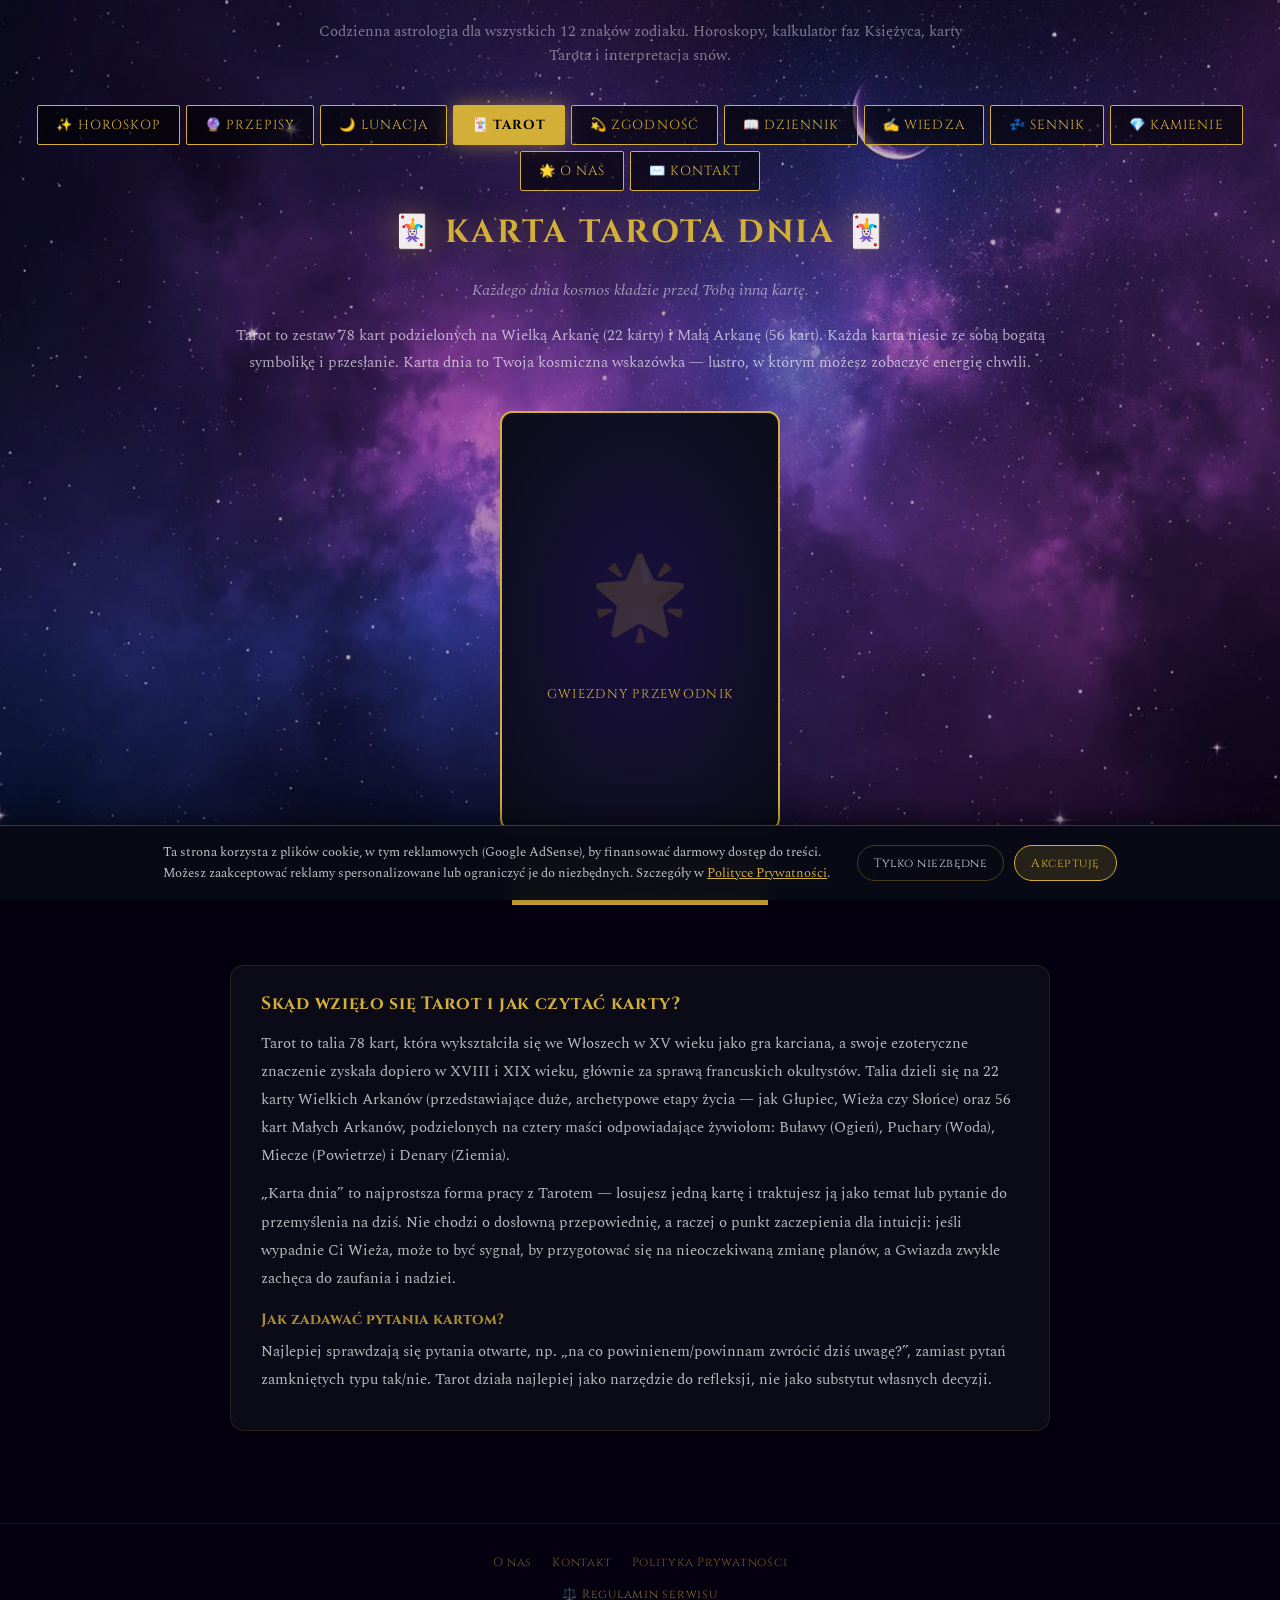
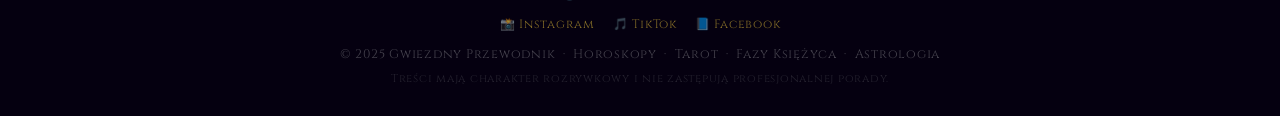
<file: tarot-dnia.html>
<!DOCTYPE html>
<html lang="pl">
<head>
    <meta charset="UTF-8">
    <meta name="viewport" content="width=device-width, initial-scale=1.0">
    <title>Karta Tarota Dnia — Darmowa Wróżba Online | Gwiezdny Przewodnik</title>
    <meta name="description" content="Odkryj swoją kartę tarota na dziś. Poznaj znaczenie i cień karty z Wielkiej Arkany oraz przesłanie, jakie niesie dla Ciebie ten dzień.">
    <meta name="robots" content="index, follow">
    <link rel="canonical" href="https://gwiezdnyprzewodnik.pl/tarot-dnia.html">
    <link rel="icon" type="image/png" href="gwiezdny_przewodnik_icon_v2.png">
    <link rel="stylesheet" href="style.css">
    <link rel="preconnect" href="https://fonts.googleapis.com">
    <link rel="preconnect" href="https://fonts.gstatic.com" crossorigin>
    <link href="https://fonts.googleapis.com/css2?family=Cinzel:wght@400;700&family=Spectral:wght@400;700&display=swap" rel="stylesheet">
    <script async src="https://pagead2.googlesyndication.com/pagead/js/adsbygoogle.js?client=ca-pub-6047762879323596" crossorigin="anonymous"></script>
    <script src="consent.js"></script>
    <style>
        .site-header { width:100%; max-width:1100px; text-align:center; padding:20px 16px 10px; }
        .site-header .site-title { font-family:'Cinzel',serif; color:var(--gold,#d4af37); font-size:clamp(1.1rem,4vw,2.2rem); letter-spacing:0.06em; text-shadow:0 0 30px rgba(212,175,55,0.5); margin-bottom:10px; }
        .site-header .site-tagline { color:rgba(255,255,255,0.45); font-family:'Spectral',serif; font-size:clamp(0.8rem,2.5vw,0.92rem); line-height:1.6; max-width:680px; margin:0 auto; }
        .static-intro { width:100%; max-width:820px; margin:0 auto 30px; color:rgba(255,255,255,0.65); font-size:clamp(0.85rem,2.5vw,0.95rem); line-height:1.8; text-align:center; padding:0 4px; }
        .static-intro p { margin-bottom:10px; }
        .zodiac-static-grid { display:grid; grid-template-columns:repeat(auto-fill,minmax(130px,1fr)); gap:6px; width:100%; max-width:1100px; margin:0 auto 30px; box-sizing:border-box; }
        .zodiac-static-item { background:rgba(15,15,28,0.8); border:1px solid rgba(212,175,55,0.2); border-radius:10px; padding:11px 13px; display:flex; flex-direction:column; gap:3px; }
        .zodiac-static-item strong { color:var(--gold,#d4af37); font-family:'Cinzel',serif; font-size:0.92rem; }
        .zodiac-static-item span { color:rgba(255,255,255,0.5); font-size:0.76rem; }
        .zodiac-static-item em { color:rgba(255,255,255,0.35); font-size:0.71rem; font-style:normal; }
        .static-article { width:100%; max-width:820px; margin:0 auto 32px; background:rgba(15,15,28,0.7); border:1px solid rgba(212,175,55,0.15); border-radius:14px; padding:26px 30px; box-sizing:border-box; }
        .static-article h2 { font-family:'Cinzel',serif; color:var(--gold,#d4af37); font-size:1.1rem; margin-bottom:14px; text-align:left; letter-spacing:0.04em; }
        .static-article h3 { font-family:'Cinzel',serif; color:rgba(212,175,55,0.8); font-size:0.93rem; margin:16px 0 8px; text-align:left; }
        .static-article p { color:rgba(255,255,255,0.72); font-size:0.95rem; line-height:1.85; margin-bottom:10px; text-align:left; }
        @media(max-width:480px){
            .zodiac-static-grid { grid-template-columns:repeat(2,1fr) !important; }
            .static-article { padding:16px; }
            .static-article p { font-size:0.88rem; }
        }
        @media(max-width:768px) and (min-width:481px){
            .zodiac-static-grid { grid-template-columns:repeat(3,1fr) !important; }
        }
        
    </style>
    <script type="application/ld+json">{"@context":"https://schema.org","@type":"WebPage","name":"Karta Tarota Dnia","url":"https://gwiezdnyprzewodnik.pl/tarot-dnia.html","inLanguage":"pl"}</script>
</head>
<body>
    <header class="site-header">
        <p class="site-tagline">Codzienna astrologia dla wszystkich 12 znaków zodiaku. Horoskopy, kalkulator faz Księżyca, karty Tarota i interpretacja snów.</p>
    </header>
    <nav class="mystic-nav">
        <a href="index.html" class="nav-btn">✨ Horoskop</a>
        <a href="ksiega-smakow.html" class="nav-btn">🔮 Przepisy</a>
        <a href="fazy-ksiezyca.html" class="nav-btn">🌙 Lunacja</a>
        <a href="tarot-dnia.html" class="nav-btn active">🃏 Tarot</a>
        <a href="zgodnosc-znakow.html" class="nav-btn">💫 Zgodność</a>
        <a href="dziennik-kosmiczny.html" class="nav-btn">📖 Dziennik</a>
        <a href="wiedza-astrologiczna.html" class="nav-btn">✍️ Wiedza</a>
        <a href="sennik.html" class="nav-btn">💤 Sennik</a>
        <a href="kamienie-mineraly.html" class="nav-btn">💎 Kamienie</a>
        <a href="o-nas.html" class="nav-btn">🌟 O nas</a>
        <a href="kontakt.html" class="nav-btn">✉️ Kontakt</a>
    </nav>
    <main>
    <section id="tarot-tab" class="tab-content active">
        <h1>🃏 KARTA TAROTA DNIA 🃏</h1>
        <p style="color:rgba(255,255,255,0.5);margin-bottom:20px;font-style:italic;">Każdego dnia kosmos kładzie przed Tobą inną kartę.</p>
        <div class="static-intro" style="margin-bottom:24px;">
            <p>Tarot to zestaw 78 kart podzielonych na Wielką Arkanę (22 karty) i Małą Arkanę (56 kart). Każda karta niesie ze sobą bogatą symbolikę i przesłanie. Karta dnia to Twoja kosmiczna wskazówka — lustro, w którym możesz zobaczyć energię chwili.</p>
        </div>
        <div id="tarot-card-display" class="tarot-card-wrap">
            <div class="tarot-card-inner">
                <div class="tarot-card-front">
                    <div class="tarot-card-back-pattern">🌟</div>
                    <p style="color:var(--gold);font-family:'Cinzel',serif;font-size:0.8rem;letter-spacing:0.1em;">GWIEZDNY PRZEWODNIK</p>
                </div>
                <div class="tarot-card-back">
                    <div id="tarot-sym" style="font-size:3.5rem;margin-bottom:10px;"></div>
                    <div id="tarot-num" style="color:rgba(212,175,55,0.5);font-family:'Cinzel',serif;font-size:0.8rem;margin-bottom:5px;"></div>
                    <h2 id="tarot-name" style="font-family:'Cinzel',serif;color:var(--gold);font-size:1.4rem;margin-bottom:15px;"></h2>
                    <p id="tarot-meaning" style="line-height:1.8;font-size:0.95rem;color:rgba(255,255,255,0.9);"></p>
                    <p id="tarot-shadow" style="margin-top:15px;font-size:0.82rem;color:rgba(255,255,255,0.4);font-style:italic;"></p>
                </div>
            </div>
        </div>
        <button class="action-btn" onclick="renderTarot()" style="margin-top:25px;">🔄 ODKRYJ KARTĘ DNIA</button>
        <div style="width:100%;max-width:1100px;margin:20px auto;text-align:center;">
            <ins class="adsbygoogle" style="display:block" data-ad-client="ca-pub-6047762879323596" data-ad-slot="9480738535" data-ad-format="auto" data-full-width-responsive="true"></ins>
            <script>gwzPushAd();</script>
        </div>
    </section>
    <script>document.addEventListener('DOMContentLoaded', renderTarot);</script>

    <article class="static-article">
        <h2>Skąd wzięło się Tarot i jak czytać karty?</h2>
        <p>Tarot to talia 78 kart, która wykształciła się we Włoszech w XV wieku jako gra karciana, a swoje ezoteryczne znaczenie zyskała dopiero w XVIII i XIX wieku, głównie za sprawą francuskich okultystów. Talia dzieli się na 22 karty Wielkich Arkanów (przedstawiające duże, archetypowe etapy życia — jak Głupiec, Wieża czy Słońce) oraz 56 kart Małych Arkanów, podzielonych na cztery maści odpowiadające żywiołom: Buławy (Ogień), Puchary (Woda), Miecze (Powietrze) i Denary (Ziemia).</p>
        <p>„Karta dnia” to najprostsza forma pracy z Tarotem — losujesz jedną kartę i traktujesz ją jako temat lub pytanie do przemyślenia na dziś. Nie chodzi o dosłowną przepowiednię, a raczej o punkt zaczepienia dla intuicji: jeśli wypadnie Ci Wieża, może to być sygnał, by przygotować się na nieoczekiwaną zmianę planów, a Gwiazda zwykle zachęca do zaufania i nadziei.</p>
        <h3>Jak zadawać pytania kartom?</h3>
        <p>Najlepiej sprawdzają się pytania otwarte, np. „na co powinienem/powinnam zwrócić dziś uwagę?”, zamiast pytań zamkniętych typu tak/nie. Tarot działa najlepiej jako narzędzie do refleksji, nie jako substytut własnych decyzji.</p>
    </article>

    </main>
    <div style="width:100%;max-width:1100px;margin:0 auto 20px;padding:0 20px;">
        <ins class="adsbygoogle" style="display:block" data-ad-format="autorelaxed" data-ad-client="ca-pub-6047762879323596" data-ad-slot="8690401044"></ins>
        <script>gwzPushAd();</script>
    </div>
    <footer style="width:100%;text-align:center;padding:30px 20px;color:rgba(255,255,255,0.25);font-size:0.78rem;font-family:'Cinzel',serif;letter-spacing:0.06em;border-top:1px solid rgba(212,175,55,0.1);margin-top:40px;">
        <div style="display:flex;gap:20px;justify-content:center;flex-wrap:wrap;margin-bottom:16px;">
            <a href="o-nas.html" style="color:rgba(212,175,55,0.5);text-decoration:none;font-family:'Cinzel',serif;font-size:0.75rem;">O nas</a>
            <a href="kontakt.html" style="color:rgba(212,175,55,0.5);text-decoration:none;font-family:'Cinzel',serif;font-size:0.75rem;">Kontakt</a>
            <a href="polityka-prywatnosci.html" style="color:rgba(212,175,55,0.5);text-decoration:none;font-family:'Cinzel',serif;font-size:0.75rem;">Polityka Prywatności</a>
        </div>
        <div style="display:flex; gap:18px; justify-content:center; flex-wrap:wrap; margin-bottom:14px;">
            <a href="regulamin.html" style="color:rgba(212,175,55,0.6); text-decoration:none; font-family:'Cinzel',serif; font-size:0.75rem;">⚖️ Regulamin serwisu</a>
        </div>
        <div style="display:flex;gap:18px;justify-content:center;flex-wrap:wrap;margin-bottom:14px;">
            <a href="https://www.instagram.com/gwiezdnyprzewodnik/" target="_blank" rel="noopener" style="color:rgba(212,175,55,0.6);text-decoration:none;font-family:'Cinzel',serif;font-size:0.75rem;">📸 Instagram</a>
            <a href="https://www.tiktok.com/@gwiezdnyprzewodnikpl?lang=pl-PL" target="_blank" rel="noopener" style="color:rgba(212,175,55,0.6);text-decoration:none;font-family:'Cinzel',serif;font-size:0.75rem;">🎵 TikTok</a>
            <a href="https://www.facebook.com/profile.php?id=61589331091991" target="_blank" rel="noopener" style="color:rgba(212,175,55,0.6);text-decoration:none;font-family:'Cinzel',serif;font-size:0.75rem;">📘 Facebook</a>
        </div>
        <p>© 2025 Gwiezdny Przewodnik &nbsp;·&nbsp; Horoskopy &nbsp;·&nbsp; Tarot &nbsp;·&nbsp; Fazy Księżyca &nbsp;·&nbsp; Astrologia</p>
        <p style="margin-top:8px;font-size:0.7rem;opacity:0.5;">Treści mają charakter rozrywkowy i nie zastępują profesjonalnej porady.</p>
    </footer>
    <div id="recipe-modal" class="modal" role="dialog" aria-modal="true">
        <div class="modal-content">
            <span class="close-modal" onclick="closeModal()">&times;</span>
            <h2 id="modal-title"></h2>
            <hr style="border-color:var(--gold);opacity:0.25;margin-bottom:20px;">
            <div id="modal-body"></div>
        </div>
    </div>
    <script src="script.js"></script>
    
</body>
</html>
</file>
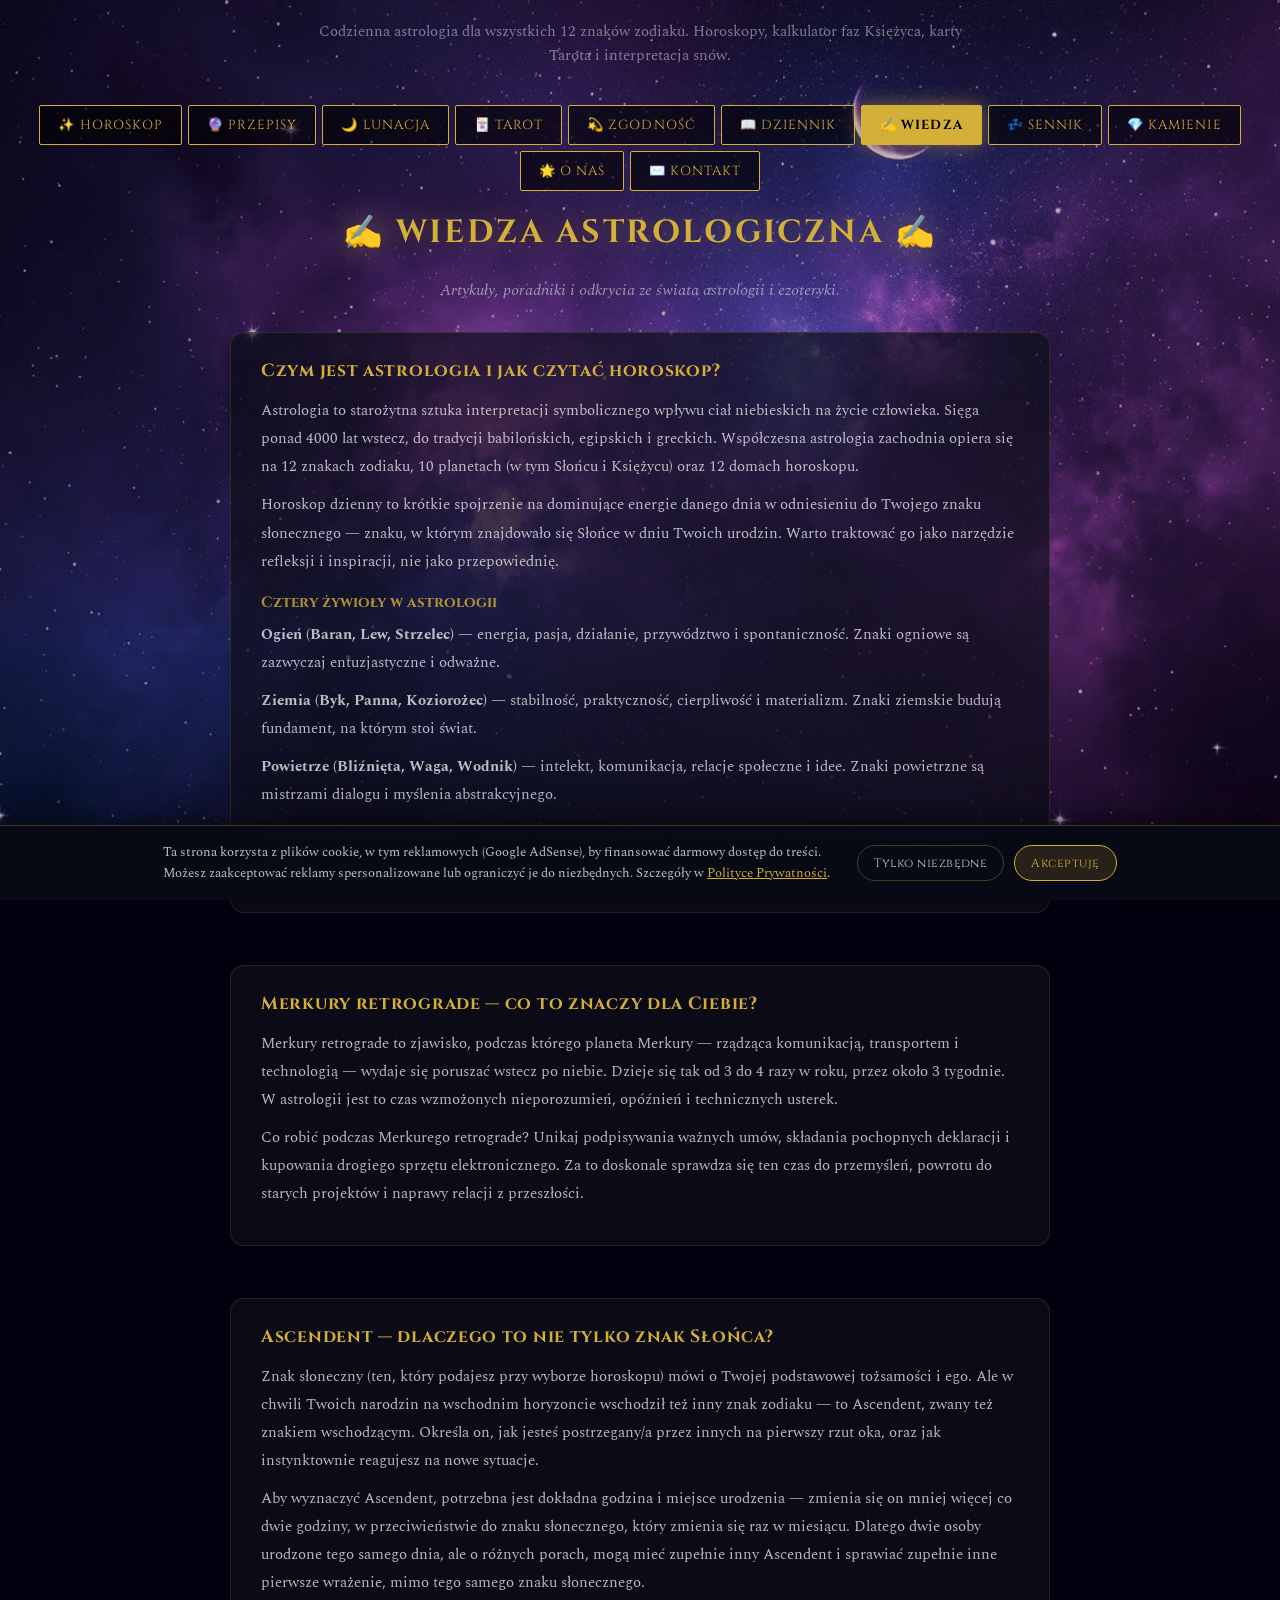
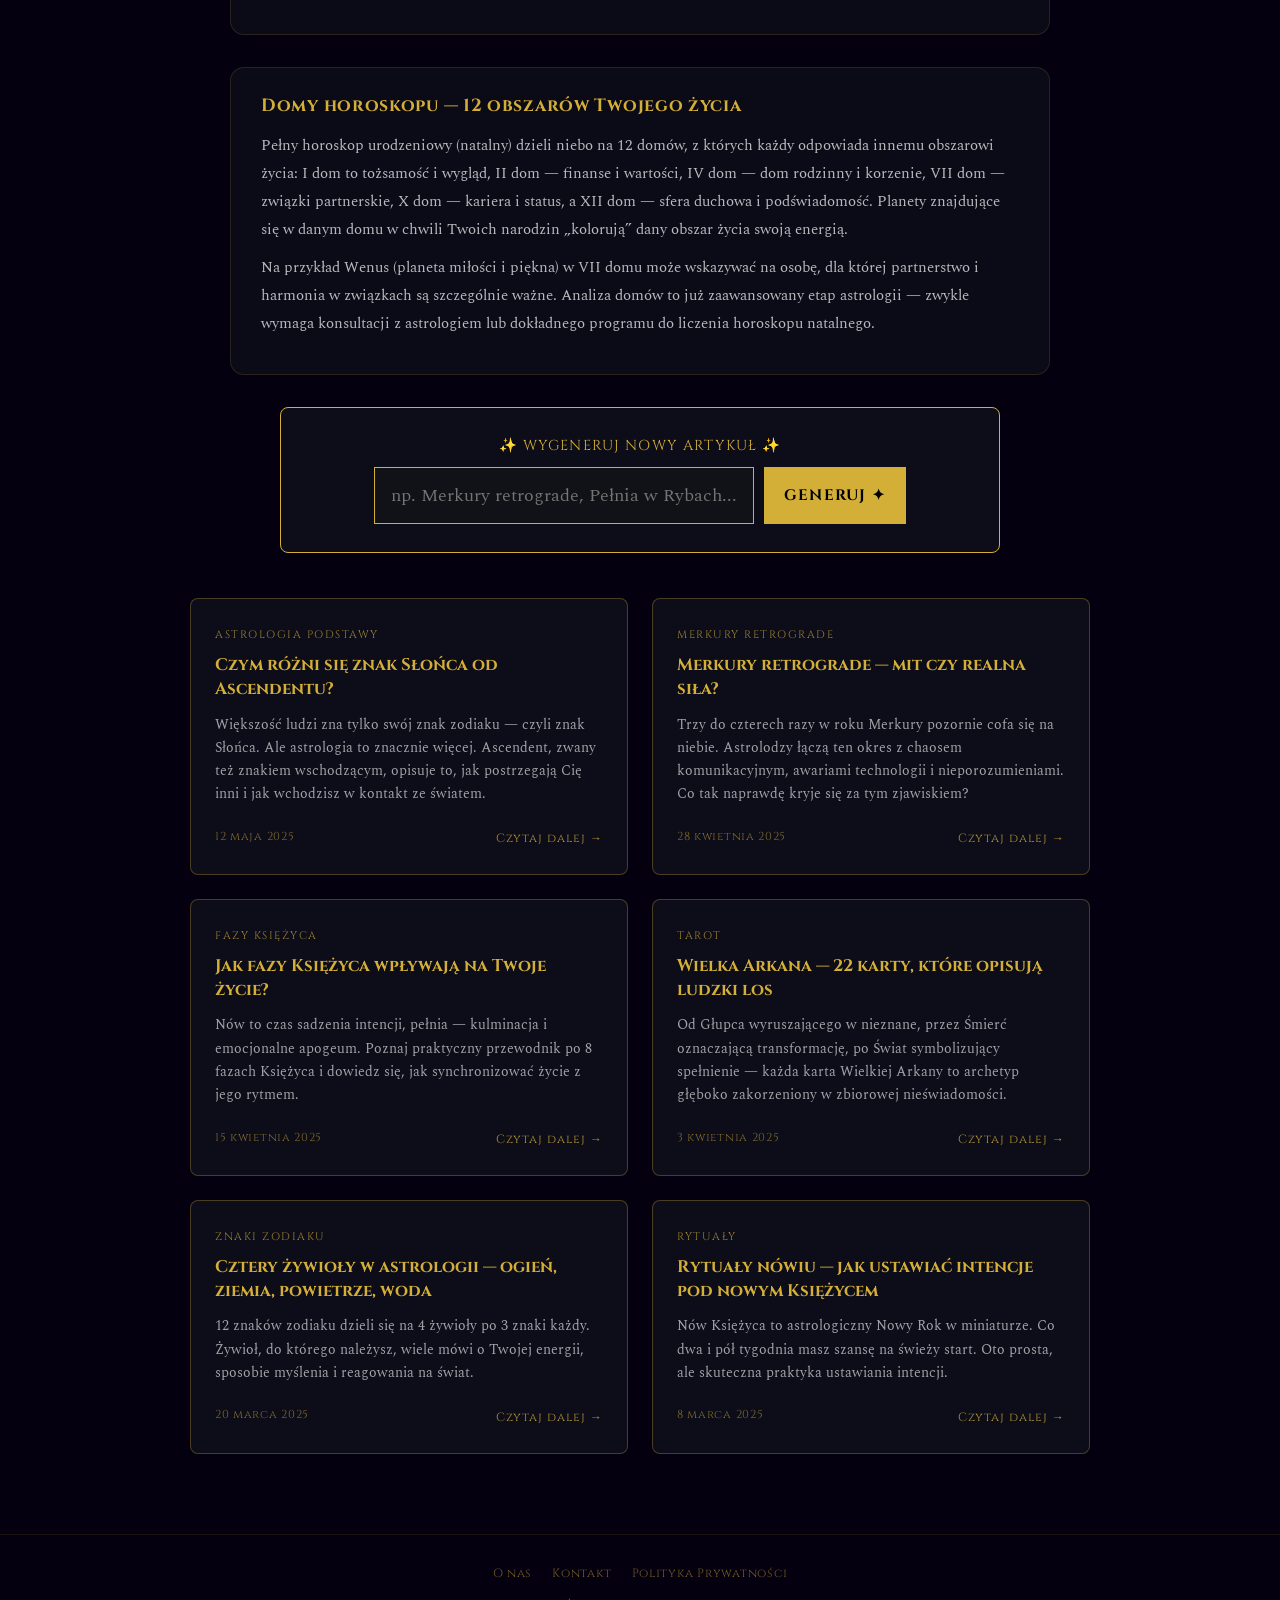
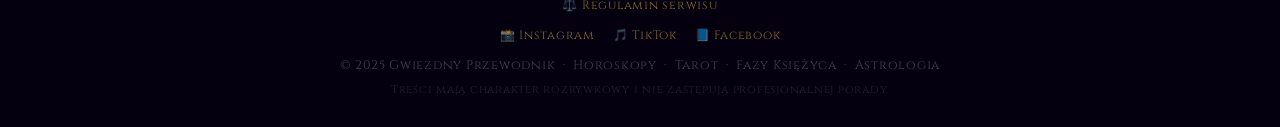
<file: wiedza-astrologiczna.html>
<!DOCTYPE html>
<html lang="pl">
<head>
    <meta charset="UTF-8">
    <meta name="viewport" content="width=device-width, initial-scale=1.0">
    <title>Wiedza Astrologiczna — Artykuły o Astrologii i Ezoteryce | Gwiezdny Przewodnik</title>
    <meta name="description" content="Poradniki i artykuły o astrologii: znak Słońca a Ascendent, Merkury retrograde, fazy Księżyca, Wielka Arkana Tarota i cztery żywioły zodiaku.">
    <meta name="robots" content="index, follow">
    <link rel="canonical" href="https://gwiezdnyprzewodnik.pl/wiedza-astrologiczna.html">
    <link rel="icon" type="image/png" href="gwiezdny_przewodnik_icon_v2.png">
    <link rel="stylesheet" href="style.css">
    <link rel="preconnect" href="https://fonts.googleapis.com">
    <link rel="preconnect" href="https://fonts.gstatic.com" crossorigin>
    <link href="https://fonts.googleapis.com/css2?family=Cinzel:wght@400;700&family=Spectral:wght@400;700&display=swap" rel="stylesheet">
    <script async src="https://pagead2.googlesyndication.com/pagead/js/adsbygoogle.js?client=ca-pub-6047762879323596" crossorigin="anonymous"></script>
    <script src="consent.js"></script>
    <style>
        .site-header { width:100%; max-width:1100px; text-align:center; padding:20px 16px 10px; }
        .site-header .site-title { font-family:'Cinzel',serif; color:var(--gold,#d4af37); font-size:clamp(1.1rem,4vw,2.2rem); letter-spacing:0.06em; text-shadow:0 0 30px rgba(212,175,55,0.5); margin-bottom:10px; }
        .site-header .site-tagline { color:rgba(255,255,255,0.45); font-family:'Spectral',serif; font-size:clamp(0.8rem,2.5vw,0.92rem); line-height:1.6; max-width:680px; margin:0 auto; }
        .static-intro { width:100%; max-width:820px; margin:0 auto 30px; color:rgba(255,255,255,0.65); font-size:clamp(0.85rem,2.5vw,0.95rem); line-height:1.8; text-align:center; padding:0 4px; }
        .static-intro p { margin-bottom:10px; }
        .zodiac-static-grid { display:grid; grid-template-columns:repeat(auto-fill,minmax(130px,1fr)); gap:6px; width:100%; max-width:1100px; margin:0 auto 30px; box-sizing:border-box; }
        .zodiac-static-item { background:rgba(15,15,28,0.8); border:1px solid rgba(212,175,55,0.2); border-radius:10px; padding:11px 13px; display:flex; flex-direction:column; gap:3px; }
        .zodiac-static-item strong { color:var(--gold,#d4af37); font-family:'Cinzel',serif; font-size:0.92rem; }
        .zodiac-static-item span { color:rgba(255,255,255,0.5); font-size:0.76rem; }
        .zodiac-static-item em { color:rgba(255,255,255,0.35); font-size:0.71rem; font-style:normal; }
        .static-article { width:100%; max-width:820px; margin:0 auto 32px; background:rgba(15,15,28,0.7); border:1px solid rgba(212,175,55,0.15); border-radius:14px; padding:26px 30px; box-sizing:border-box; }
        .static-article h2 { font-family:'Cinzel',serif; color:var(--gold,#d4af37); font-size:1.1rem; margin-bottom:14px; text-align:left; letter-spacing:0.04em; }
        .static-article h3 { font-family:'Cinzel',serif; color:rgba(212,175,55,0.8); font-size:0.93rem; margin:16px 0 8px; text-align:left; }
        .static-article p { color:rgba(255,255,255,0.72); font-size:0.95rem; line-height:1.85; margin-bottom:10px; text-align:left; }
        @media(max-width:480px){
            .zodiac-static-grid { grid-template-columns:repeat(2,1fr) !important; }
            .static-article { padding:16px; }
            .static-article p { font-size:0.88rem; }
        }
        @media(max-width:768px) and (min-width:481px){
            .zodiac-static-grid { grid-template-columns:repeat(3,1fr) !important; }
        }
        
    </style>
    <script type="application/ld+json">{"@context":"https://schema.org","@type":"WebPage","name":"Wiedza Astrologiczna","url":"https://gwiezdnyprzewodnik.pl/wiedza-astrologiczna.html","inLanguage":"pl"}</script>
</head>
<body>
    <header class="site-header">
        <p class="site-tagline">Codzienna astrologia dla wszystkich 12 znaków zodiaku. Horoskopy, kalkulator faz Księżyca, karty Tarota i interpretacja snów.</p>
    </header>
    <nav class="mystic-nav">
        <a href="index.html" class="nav-btn">✨ Horoskop</a>
        <a href="ksiega-smakow.html" class="nav-btn">🔮 Przepisy</a>
        <a href="fazy-ksiezyca.html" class="nav-btn">🌙 Lunacja</a>
        <a href="tarot-dnia.html" class="nav-btn">🃏 Tarot</a>
        <a href="zgodnosc-znakow.html" class="nav-btn">💫 Zgodność</a>
        <a href="dziennik-kosmiczny.html" class="nav-btn">📖 Dziennik</a>
        <a href="wiedza-astrologiczna.html" class="nav-btn active">✍️ Wiedza</a>
        <a href="sennik.html" class="nav-btn">💤 Sennik</a>
        <a href="kamienie-mineraly.html" class="nav-btn">💎 Kamienie</a>
        <a href="o-nas.html" class="nav-btn">🌟 O nas</a>
        <a href="kontakt.html" class="nav-btn">✉️ Kontakt</a>
    </nav>
    <main>
    <section id="blog-tab" class="tab-content active">
        <h1>✍️ WIEDZA ASTROLOGICZNA ✍️</h1>
        <p style="color:rgba(255,255,255,0.5);margin-bottom:30px;font-style:italic;text-align:center;">Artykuły, poradniki i odkrycia ze świata astrologii i ezoteryki.</p>

        <article class="static-article">
            <h2>Czym jest astrologia i jak czytać horoskop?</h2>
            <p>Astrologia to starożytna sztuka interpretacji symbolicznego wpływu ciał niebieskich na życie człowieka. Sięga ponad 4000 lat wstecz, do tradycji babilońskich, egipskich i greckich. Współczesna astrologia zachodnia opiera się na 12 znakach zodiaku, 10 planetach (w tym Słońcu i Księżycu) oraz 12 domach horoskopu.</p>
            <p>Horoskop dzienny to krótkie spojrzenie na dominujące energie danego dnia w odniesieniu do Twojego znaku słonecznego — znaku, w którym znajdowało się Słońce w dniu Twoich urodzin. Warto traktować go jako narzędzie refleksji i inspiracji, nie jako przepowiednię.</p>
            <h3>Cztery żywioły w astrologii</h3>
            <p><strong>Ogień (Baran, Lew, Strzelec)</strong> — energia, pasja, działanie, przywództwo i spontaniczność. Znaki ogniowe są zazwyczaj entuzjastyczne i odważne.</p>
            <p><strong>Ziemia (Byk, Panna, Koziorożec)</strong> — stabilność, praktyczność, cierpliwość i materializm. Znaki ziemskie budują fundament, na którym stoi świat.</p>
            <p><strong>Powietrze (Bliźnięta, Waga, Wodnik)</strong> — intelekt, komunikacja, relacje społeczne i idee. Znaki powietrzne są mistrzami dialogu i myślenia abstrakcyjnego.</p>
            <p><strong>Woda (Rak, Skorpion, Ryby)</strong> — emocje, intuicja, wrażliwość i głębia duchowa. Znaki wodne czują więcej, niż mówią.</p>
        </article>

        <div style="width:100%;max-width:820px;margin:10px auto;">
            <ins class="adsbygoogle" style="display:block;text-align:center;" data-ad-layout="in-article" data-ad-format="fluid" data-ad-client="ca-pub-6047762879323596" data-ad-slot="8083896382"></ins>
            <script>gwzPushAd();</script>
        </div>

        <article class="static-article">
            <h2>Merkury retrograde — co to znaczy dla Ciebie?</h2>
            <p>Merkury retrograde to zjawisko, podczas którego planeta Merkury — rządząca komunikacją, transportem i technologią — wydaje się poruszać wstecz po niebie. Dzieje się tak od 3 do 4 razy w roku, przez około 3 tygodnie. W astrologii jest to czas wzmożonych nieporozumień, opóźnień i technicznych usterek.</p>
            <p>Co robić podczas Merkurego retrograde? Unikaj podpisywania ważnych umów, składania pochopnych deklaracji i kupowania drogiego sprzętu elektronicznego. Za to doskonale sprawdza się ten czas do przemyśleń, powrotu do starych projektów i naprawy relacji z przeszłości.</p>
        </article>

        <div style="width:100%;max-width:820px;margin:10px auto;">
            <ins class="adsbygoogle" style="display:block;text-align:center;" data-ad-layout="in-article" data-ad-format="fluid" data-ad-client="ca-pub-6047762879323596" data-ad-slot="8083896382"></ins>
            <script>gwzPushAd();</script>
        </div>

        <article class="static-article">
            <h2>Ascendent — dlaczego to nie tylko znak Słońca?</h2>
            <p>Znak słoneczny (ten, który podajesz przy wyborze horoskopu) mówi o Twojej podstawowej tożsamości i ego. Ale w chwili Twoich narodzin na wschodnim horyzoncie wschodził też inny znak zodiaku — to Ascendent, zwany też znakiem wschodzącym. Określa on, jak jesteś postrzegany/a przez innych na pierwszy rzut oka, oraz jak instynktownie reagujesz na nowe sytuacje.</p>
            <p>Aby wyznaczyć Ascendent, potrzebna jest dokładna godzina i miejsce urodzenia — zmienia się on mniej więcej co dwie godziny, w przeciwieństwie do znaku słonecznego, który zmienia się raz w miesiącu. Dlatego dwie osoby urodzone tego samego dnia, ale o różnych porach, mogą mieć zupełnie inny Ascendent i sprawiać zupełnie inne pierwsze wrażenie, mimo tego samego znaku słonecznego.</p>
        </article>

        <article class="static-article">
            <h2>Domy horoskopu — 12 obszarów Twojego życia</h2>
            <p>Pełny horoskop urodzeniowy (natalny) dzieli niebo na 12 domów, z których każdy odpowiada innemu obszarowi życia: I dom to tożsamość i wygląd, II dom — finanse i wartości, IV dom — dom rodzinny i korzenie, VII dom — związki partnerskie, X dom — kariera i status, a XII dom — sfera duchowa i podświadomość. Planety znajdujące się w danym domu w chwili Twoich narodzin „kolorują” dany obszar życia swoją energią.</p>
            <p>Na przykład Wenus (planeta miłości i piękna) w VII domu może wskazywać na osobę, dla której partnerstwo i harmonia w związkach są szczególnie ważne. Analiza domów to już zaawansowany etap astrologii — zwykle wymaga konsultacji z astrologiem lub dokładnego programu do liczenia horoskopu natalnego.</p>
        </article>

        <div class="blog-generator-box">
            <p class="gold-label" style="margin-bottom:12px;text-align:center;">✨ WYGENERUJ NOWY ARTYKUŁ ✨</p>
            <div style="display:flex;gap:10px;flex-wrap:wrap;justify-content:center;">
                <input type="text" id="blog-topic-input" class="mystic-input" style="max-width:380px;" placeholder="np. Merkury retrograde, Pełnia w Rybach..." />
                <button class="action-btn" onclick="generateBlogArticle()">GENERUJ ✦</button>
            </div>
            <div id="blog-generating" style="display:none;text-align:center;margin-top:20px;color:var(--gold);font-family:'Cinzel',serif;font-size:0.85rem;">✦ &nbsp; Gwiazdy piszą artykuł... &nbsp; ✦</div>
        </div>
        <div id="blog-generated-article" style="display:none;" class="blog-article-full">
            <div style="display:flex;justify-content:space-between;align-items:center;margin-bottom:20px;flex-wrap:wrap;gap:10px;">
                <span id="generated-article-date" class="blog-meta"></span>
                <button class="action-btn" style="font-size:0.75rem;padding:8px 16px;" onclick="saveGeneratedArticle()">📌 ZAPISZ ARTYKUŁ</button>
            </div>
            <h2 id="generated-article-title" style="font-family:'Cinzel',serif;color:var(--gold);font-size:1.5rem;margin-bottom:20px;"></h2>
            <div id="generated-article-body" style="color:rgba(255,255,255,0.88);line-height:1.9;font-size:1rem;"></div>
        </div>
        <div id="blog-articles-list" class="blog-grid"></div>
        <div id="blog-modal" style="display:none;position:fixed;z-index:1000;left:0;top:0;width:100%;height:100%;background:rgba(0,0,0,0.92);overflow-y:auto;">
            <div class="modal-content" style="margin:5% auto;max-width:720px;">
                <span class="close-modal" onclick="document.getElementById('blog-modal').style.display='none'">&times;</span>
                <p id="blog-modal-date" class="blog-meta" style="margin-bottom:10px;"></p>
                <h2 id="blog-modal-title" style="margin-bottom:25px;"></h2>
                <hr style="border-color:var(--gold);opacity:0.2;margin-bottom:25px;">
                <div id="blog-modal-body" style="color:rgba(255,255,255,0.88);line-height:1.9;font-size:1rem;"></div>
            </div>
        </div>
    </section>
    </main>
    <div style="width:100%;max-width:1100px;margin:0 auto 20px;padding:0 20px;">
        <ins class="adsbygoogle" style="display:block" data-ad-format="autorelaxed" data-ad-client="ca-pub-6047762879323596" data-ad-slot="8690401044"></ins>
        <script>gwzPushAd();</script>
    </div>
    <footer style="width:100%;text-align:center;padding:30px 20px;color:rgba(255,255,255,0.25);font-size:0.78rem;font-family:'Cinzel',serif;letter-spacing:0.06em;border-top:1px solid rgba(212,175,55,0.1);margin-top:40px;">
        <div style="display:flex;gap:20px;justify-content:center;flex-wrap:wrap;margin-bottom:16px;">
            <a href="o-nas.html" style="color:rgba(212,175,55,0.5);text-decoration:none;font-family:'Cinzel',serif;font-size:0.75rem;">O nas</a>
            <a href="kontakt.html" style="color:rgba(212,175,55,0.5);text-decoration:none;font-family:'Cinzel',serif;font-size:0.75rem;">Kontakt</a>
            <a href="polityka-prywatnosci.html" style="color:rgba(212,175,55,0.5);text-decoration:none;font-family:'Cinzel',serif;font-size:0.75rem;">Polityka Prywatności</a>
        </div>
        <div style="display:flex; gap:18px; justify-content:center; flex-wrap:wrap; margin-bottom:14px;">
            <a href="regulamin.html" style="color:rgba(212,175,55,0.6); text-decoration:none; font-family:'Cinzel',serif; font-size:0.75rem;">⚖️ Regulamin serwisu</a>
        </div>
        <div style="display:flex;gap:18px;justify-content:center;flex-wrap:wrap;margin-bottom:14px;">
            <a href="https://www.instagram.com/gwiezdnyprzewodnik/" target="_blank" rel="noopener" style="color:rgba(212,175,55,0.6);text-decoration:none;font-family:'Cinzel',serif;font-size:0.75rem;">📸 Instagram</a>
            <a href="https://www.tiktok.com/@gwiezdnyprzewodnikpl?lang=pl-PL" target="_blank" rel="noopener" style="color:rgba(212,175,55,0.6);text-decoration:none;font-family:'Cinzel',serif;font-size:0.75rem;">🎵 TikTok</a>
            <a href="https://www.facebook.com/profile.php?id=61589331091991" target="_blank" rel="noopener" style="color:rgba(212,175,55,0.6);text-decoration:none;font-family:'Cinzel',serif;font-size:0.75rem;">📘 Facebook</a>
        </div>
        <p>© 2025 Gwiezdny Przewodnik &nbsp;·&nbsp; Horoskopy &nbsp;·&nbsp; Tarot &nbsp;·&nbsp; Fazy Księżyca &nbsp;·&nbsp; Astrologia</p>
        <p style="margin-top:8px;font-size:0.7rem;opacity:0.5;">Treści mają charakter rozrywkowy i nie zastępują profesjonalnej porady.</p>
    </footer>
    <div id="recipe-modal" class="modal" role="dialog" aria-modal="true">
        <div class="modal-content">
            <span class="close-modal" onclick="closeModal()">&times;</span>
            <h2 id="modal-title"></h2>
            <hr style="border-color:var(--gold);opacity:0.25;margin-bottom:20px;">
            <div id="modal-body"></div>
        </div>
    </div>
    <script src="script.js"></script>
    
</body>
</html>
</file>
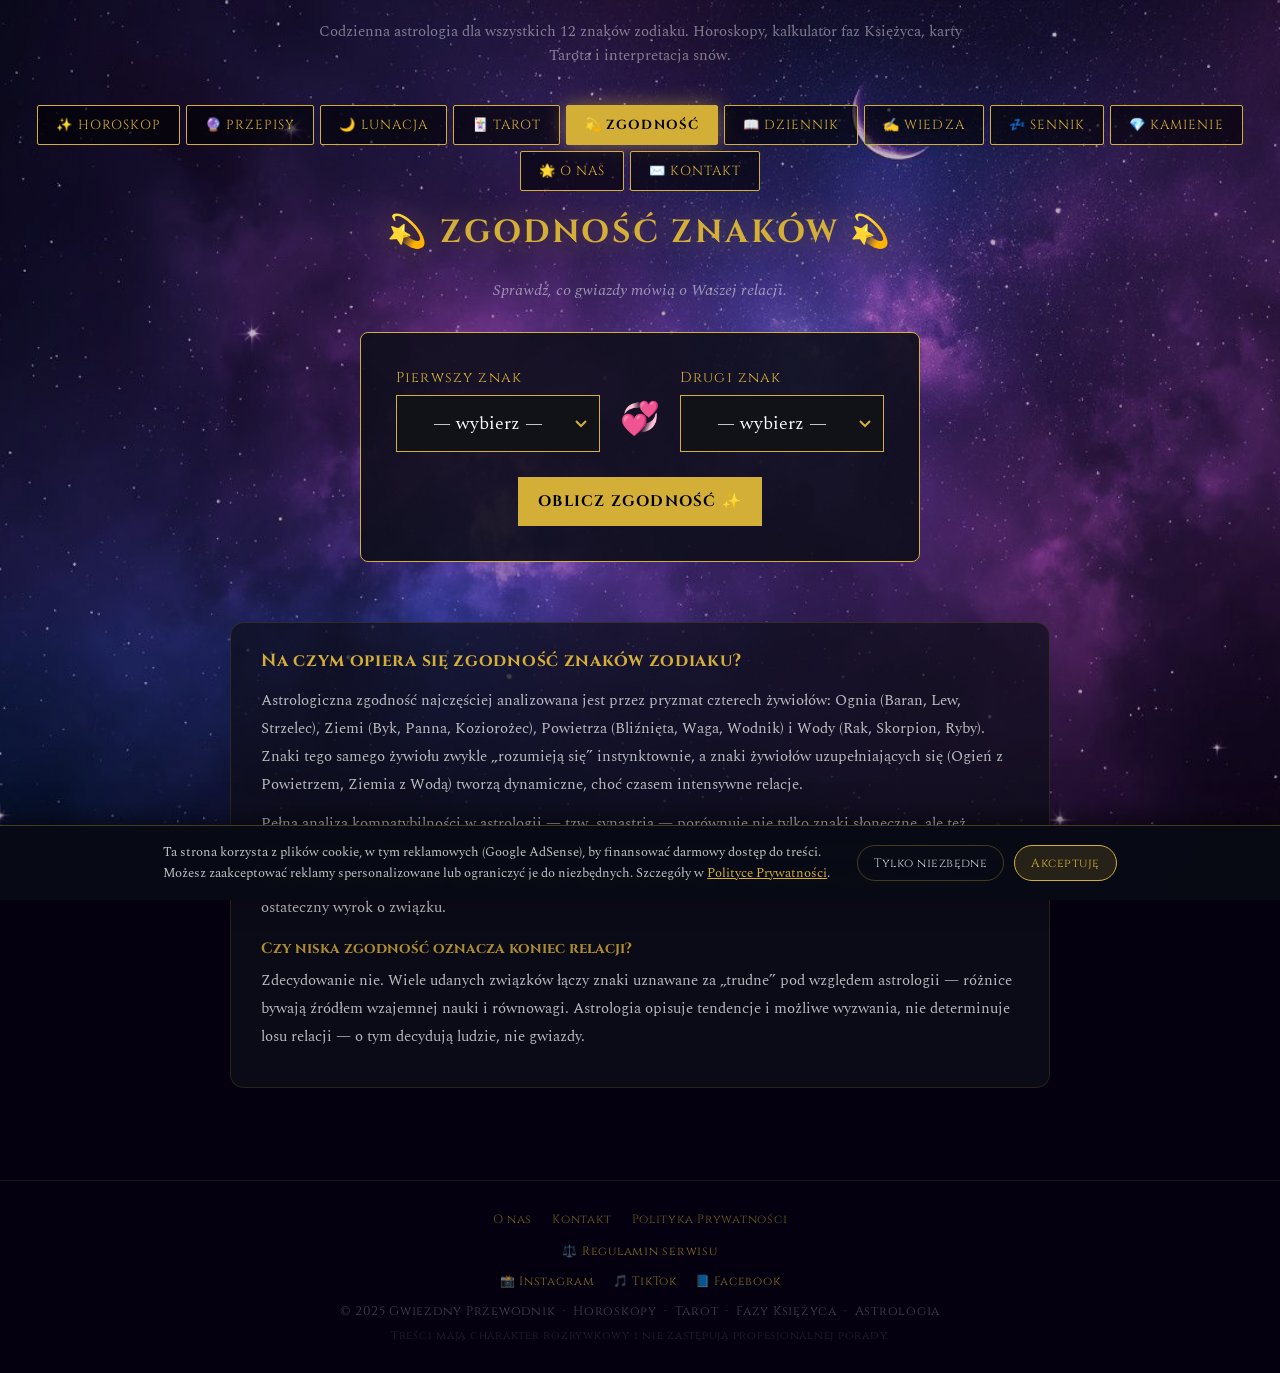
<file: zgodnosc-znakow.html>
<!DOCTYPE html>
<html lang="pl">
<head>
    <meta charset="UTF-8">
    <meta name="viewport" content="width=device-width, initial-scale=1.0">
    <title>Zgodność Znaków Zodiaku — Kalkulator Kompatybilności | Gwiezdny Przewodnik</title>
    <meta name="description" content="Sprawdź procentową zgodność dowolnych dwóch znaków zodiaku. Poznaj mocne strony i wyzwania Waszej relacji według astrologii.">
    <meta name="robots" content="index, follow">
    <link rel="canonical" href="https://gwiezdnyprzewodnik.pl/zgodnosc-znakow.html">
    <link rel="icon" type="image/png" href="gwiezdny_przewodnik_icon_v2.png">
    <link rel="stylesheet" href="style.css">
    <link rel="preconnect" href="https://fonts.googleapis.com">
    <link rel="preconnect" href="https://fonts.gstatic.com" crossorigin>
    <link href="https://fonts.googleapis.com/css2?family=Cinzel:wght@400;700&family=Spectral:wght@400;700&display=swap" rel="stylesheet">
    <script async src="https://pagead2.googlesyndication.com/pagead/js/adsbygoogle.js?client=ca-pub-6047762879323596" crossorigin="anonymous"></script>
    <script src="consent.js"></script>
    <style>
        .site-header { width:100%; max-width:1100px; text-align:center; padding:20px 16px 10px; }
        .site-header .site-title { font-family:'Cinzel',serif; color:var(--gold,#d4af37); font-size:clamp(1.1rem,4vw,2.2rem); letter-spacing:0.06em; text-shadow:0 0 30px rgba(212,175,55,0.5); margin-bottom:10px; }
        .site-header .site-tagline { color:rgba(255,255,255,0.45); font-family:'Spectral',serif; font-size:clamp(0.8rem,2.5vw,0.92rem); line-height:1.6; max-width:680px; margin:0 auto; }
        .static-intro { width:100%; max-width:820px; margin:0 auto 30px; color:rgba(255,255,255,0.65); font-size:clamp(0.85rem,2.5vw,0.95rem); line-height:1.8; text-align:center; padding:0 4px; }
        .static-intro p { margin-bottom:10px; }
        .zodiac-static-grid { display:grid; grid-template-columns:repeat(auto-fill,minmax(130px,1fr)); gap:6px; width:100%; max-width:1100px; margin:0 auto 30px; box-sizing:border-box; }
        .zodiac-static-item { background:rgba(15,15,28,0.8); border:1px solid rgba(212,175,55,0.2); border-radius:10px; padding:11px 13px; display:flex; flex-direction:column; gap:3px; }
        .zodiac-static-item strong { color:var(--gold,#d4af37); font-family:'Cinzel',serif; font-size:0.92rem; }
        .zodiac-static-item span { color:rgba(255,255,255,0.5); font-size:0.76rem; }
        .zodiac-static-item em { color:rgba(255,255,255,0.35); font-size:0.71rem; font-style:normal; }
        .static-article { width:100%; max-width:820px; margin:0 auto 32px; background:rgba(15,15,28,0.7); border:1px solid rgba(212,175,55,0.15); border-radius:14px; padding:26px 30px; box-sizing:border-box; }
        .static-article h2 { font-family:'Cinzel',serif; color:var(--gold,#d4af37); font-size:1.1rem; margin-bottom:14px; text-align:left; letter-spacing:0.04em; }
        .static-article h3 { font-family:'Cinzel',serif; color:rgba(212,175,55,0.8); font-size:0.93rem; margin:16px 0 8px; text-align:left; }
        .static-article p { color:rgba(255,255,255,0.72); font-size:0.95rem; line-height:1.85; margin-bottom:10px; text-align:left; }
        @media(max-width:480px){
            .zodiac-static-grid { grid-template-columns:repeat(2,1fr) !important; }
            .static-article { padding:16px; }
            .static-article p { font-size:0.88rem; }
        }
        @media(max-width:768px) and (min-width:481px){
            .zodiac-static-grid { grid-template-columns:repeat(3,1fr) !important; }
        }
        
    </style>
    <script type="application/ld+json">{"@context":"https://schema.org","@type":"WebPage","name":"Zgodność Znaków","url":"https://gwiezdnyprzewodnik.pl/zgodnosc-znakow.html","inLanguage":"pl"}</script>
</head>
<body>
    <header class="site-header">
        <p class="site-tagline">Codzienna astrologia dla wszystkich 12 znaków zodiaku. Horoskopy, kalkulator faz Księżyca, karty Tarota i interpretacja snów.</p>
    </header>
    <nav class="mystic-nav">
        <a href="index.html" class="nav-btn">✨ Horoskop</a>
        <a href="ksiega-smakow.html" class="nav-btn">🔮 Przepisy</a>
        <a href="fazy-ksiezyca.html" class="nav-btn">🌙 Lunacja</a>
        <a href="tarot-dnia.html" class="nav-btn">🃏 Tarot</a>
        <a href="zgodnosc-znakow.html" class="nav-btn active">💫 Zgodność</a>
        <a href="dziennik-kosmiczny.html" class="nav-btn">📖 Dziennik</a>
        <a href="wiedza-astrologiczna.html" class="nav-btn">✍️ Wiedza</a>
        <a href="sennik.html" class="nav-btn">💤 Sennik</a>
        <a href="kamienie-mineraly.html" class="nav-btn">💎 Kamienie</a>
        <a href="o-nas.html" class="nav-btn">🌟 O nas</a>
        <a href="kontakt.html" class="nav-btn">✉️ Kontakt</a>
    </nav>
    <main>
    <section id="compat-tab" class="tab-content active">
        <h1>💫 ZGODNOŚĆ ZNAKÓW 💫</h1>
        <p style="color:rgba(255,255,255,0.5);margin-bottom:30px;font-style:italic;">Sprawdź, co gwiazdy mówią o Waszej relacji.</p>
        <div class="compat-box">
            <div class="compat-selects">
                <div class="compat-select-wrap">
                    <label class="gold-label" for="compat-sign1">Pierwszy znak</label>
                    <select id="compat-sign1" class="mystic-input">
                        <option value="">— wybierz —</option>
                        <option value="0">♈ Baran</option><option value="1">♉ Byk</option><option value="2">♊ Bliźnięta</option><option value="3">♋ Rak</option><option value="4">♌ Lew</option><option value="5">♍ Panna</option><option value="6">♎ Waga</option><option value="7">♏ Skorpion</option><option value="8">♐ Strzelec</option><option value="9">♑ Koziorożec</option><option value="10">♒ Wodnik</option><option value="11">♓ Ryby</option>
                    </select>
                </div>
                <div class="compat-heart">💞</div>
                <div class="compat-select-wrap">
                    <label class="gold-label" for="compat-sign2">Drugi znak</label>
                    <select id="compat-sign2" class="mystic-input">
                        <option value="">— wybierz —</option>
                        <option value="0">♈ Baran</option><option value="1">♉ Byk</option><option value="2">♊ Bliźnięta</option><option value="3">♋ Rak</option><option value="4">♌ Lew</option><option value="5">♍ Panna</option><option value="6">♎ Waga</option><option value="7">♏ Skorpion</option><option value="8">♐ Strzelec</option><option value="9">♑ Koziorożec</option><option value="10">♒ Wodnik</option><option value="11">♓ Ryby</option>
                    </select>
                </div>
            </div>
            <button class="action-btn" onclick="calculateCompatibility()">OBLICZ ZGODNOŚĆ ✨</button>
        </div>
        <div id="compat-result" class="result-panel" style="max-width:500px;">
            <div id="compat-score" style="font-size:2.8rem;font-family:'Cinzel',serif;color:var(--gold);margin-bottom:15px;"></div>
            <div class="compat-bar-wrap"><div id="compat-bar-fill" class="compat-bar-fill"></div></div>
            <p id="compat-comment" style="margin-top:20px;line-height:1.8;font-style:italic;"></p>
        </div>
        <div style="width:100%;max-width:1100px;margin:20px auto;text-align:center;">
            <ins class="adsbygoogle" style="display:block" data-ad-client="ca-pub-6047762879323596" data-ad-slot="9480738535" data-ad-format="auto" data-full-width-responsive="true"></ins>
            <script>gwzPushAd();</script>
        </div>
    </section>

    <article class="static-article">
        <h2>Na czym opiera się zgodność znaków zodiaku?</h2>
        <p>Astrologiczna zgodność najczęściej analizowana jest przez pryzmat czterech żywiołów: Ognia (Baran, Lew, Strzelec), Ziemi (Byk, Panna, Koziorożec), Powietrza (Bliźnięta, Waga, Wodnik) i Wody (Rak, Skorpion, Ryby). Znaki tego samego żywiołu zwykle „rozumieją się” instynktownie, a znaki żywiołów uzupełniających się (Ogień z Powietrzem, Ziemia z Wodą) tworzą dynamiczne, choć czasem intensywne relacje.</p>
        <p>Pełna analiza kompatybilności w astrologii — tzw. synastria — porównuje nie tylko znaki słoneczne, ale też pozycje Księżyca, Wenus i Marsa obojga partnerów, a nawet Ascendenty. Nasz prosty kalkulator zgodności skupia się na znakach słonecznych i daje ogólny obraz „na pierwszy rzut oka” — dobry punkt wyjścia do rozmowy, nie ostateczny wyrok o związku.</p>
        <h3>Czy niska zgodność oznacza koniec relacji?</h3>
        <p>Zdecydowanie nie. Wiele udanych związków łączy znaki uznawane za „trudne” pod względem astrologii — różnice bywają źródłem wzajemnej nauki i równowagi. Astrologia opisuje tendencje i możliwe wyzwania, nie determinuje losu relacji — o tym decydują ludzie, nie gwiazdy.</p>
    </article>

    </main>
    <div style="width:100%;max-width:1100px;margin:0 auto 20px;padding:0 20px;">
        <ins class="adsbygoogle" style="display:block" data-ad-format="autorelaxed" data-ad-client="ca-pub-6047762879323596" data-ad-slot="8690401044"></ins>
        <script>gwzPushAd();</script>
    </div>
    <footer style="width:100%;text-align:center;padding:30px 20px;color:rgba(255,255,255,0.25);font-size:0.78rem;font-family:'Cinzel',serif;letter-spacing:0.06em;border-top:1px solid rgba(212,175,55,0.1);margin-top:40px;">
        <div style="display:flex;gap:20px;justify-content:center;flex-wrap:wrap;margin-bottom:16px;">
            <a href="o-nas.html" style="color:rgba(212,175,55,0.5);text-decoration:none;font-family:'Cinzel',serif;font-size:0.75rem;">O nas</a>
            <a href="kontakt.html" style="color:rgba(212,175,55,0.5);text-decoration:none;font-family:'Cinzel',serif;font-size:0.75rem;">Kontakt</a>
            <a href="polityka-prywatnosci.html" style="color:rgba(212,175,55,0.5);text-decoration:none;font-family:'Cinzel',serif;font-size:0.75rem;">Polityka Prywatności</a>
        </div>
        <div style="display:flex; gap:18px; justify-content:center; flex-wrap:wrap; margin-bottom:14px;">
            <a href="regulamin.html" style="color:rgba(212,175,55,0.6); text-decoration:none; font-family:'Cinzel',serif; font-size:0.75rem;">⚖️ Regulamin serwisu</a>
        </div>
        <div style="display:flex;gap:18px;justify-content:center;flex-wrap:wrap;margin-bottom:14px;">
            <a href="https://www.instagram.com/gwiezdnyprzewodnik/" target="_blank" rel="noopener" style="color:rgba(212,175,55,0.6);text-decoration:none;font-family:'Cinzel',serif;font-size:0.75rem;">📸 Instagram</a>
            <a href="https://www.tiktok.com/@gwiezdnyprzewodnikpl?lang=pl-PL" target="_blank" rel="noopener" style="color:rgba(212,175,55,0.6);text-decoration:none;font-family:'Cinzel',serif;font-size:0.75rem;">🎵 TikTok</a>
            <a href="https://www.facebook.com/profile.php?id=61589331091991" target="_blank" rel="noopener" style="color:rgba(212,175,55,0.6);text-decoration:none;font-family:'Cinzel',serif;font-size:0.75rem;">📘 Facebook</a>
        </div>
        <p>© 2025 Gwiezdny Przewodnik &nbsp;·&nbsp; Horoskopy &nbsp;·&nbsp; Tarot &nbsp;·&nbsp; Fazy Księżyca &nbsp;·&nbsp; Astrologia</p>
        <p style="margin-top:8px;font-size:0.7rem;opacity:0.5;">Treści mają charakter rozrywkowy i nie zastępują profesjonalnej porady.</p>
    </footer>
    <div id="recipe-modal" class="modal" role="dialog" aria-modal="true">
        <div class="modal-content">
            <span class="close-modal" onclick="closeModal()">&times;</span>
            <h2 id="modal-title"></h2>
            <hr style="border-color:var(--gold);opacity:0.25;margin-bottom:20px;">
            <div id="modal-body"></div>
        </div>
    </div>
    <script src="script.js"></script>
    
</body>
</html>
</file>
<file: style.css>
/* ============================================================
   GWIEZDNY PRZEWODNIK — style.css (wersja oczyszcona)
   ============================================================ */

:root {
    --gold: #d4af37;
    --gold-dim: rgba(212, 175, 55, 0.3);
    --dark-bg: rgba(8, 10, 20, 0.92);
    --card-bg: rgba(15, 15, 28, 0.9);
}
html {
    height: -webkit-fill-available;
    overscroll-behavior: none;
    background: #050010;
}

/* --- RESET & BASE --- */
*, *::before, *::after { box-sizing: border-box; margin: 0; padding: 0; }

body {
    font-family: 'Spectral', serif;
    background: transparent;
    color: white;
    min-height: 100svh;
    min-height: -webkit-fill-available;
    display: flex;
    flex-direction: column;
    align-items: center;
    overflow-x: hidden;
    overscroll-behavior: none;
    width: 100%;
}

main {
    display: flex;
    flex-direction: column;
    align-items: center;
    width: 100%;
    max-width: 1100px;
    padding: 0 16px;
    box-sizing: border-box;
}

h1 {
    font-family: 'Cinzel', serif;
    color: var(--gold);
    text-align: center;
    letter-spacing: 0.08em;
    margin-bottom: 24px;
    text-shadow: 0 0 30px rgba(212, 175, 55, 0.4);
    font-size: clamp(1.1rem, 4vw, 2rem);
    padding: 0 8px;
    box-sizing: border-box;
}

/* --- ANIMACJE --- */
@keyframes fadeInUp {
    from { opacity: 0; transform: translateY(20px); }
    to   { opacity: 1; transform: translateY(0); }
}

@keyframes starTwinkle {
    from { opacity: 0.1; transform: scale(0.8); }
    to   { opacity: 0.9; transform: scale(1.2); }
}

@keyframes pulse-gold {
    0%, 100% { box-shadow: 0 0 10px var(--gold-dim); }
    50%       { box-shadow: 0 0 25px rgba(212, 175, 55, 0.6); }
}

@keyframes shimmer {
    0%   { background-position: -200% center; }
    100% { background-position: 200% center; }
}

/* --- NAWIGACJA --- */
.mystic-nav {
    margin: 28px 0 10px;
    display: flex;
    gap: 6px;
    z-index: 10;
    flex-wrap: wrap;
    justify-content: center;
    padding: 0 10px;
    width: 100%;
    box-sizing: border-box;
}

.nav-btn {
    background: rgba(0, 0, 0, 0.6);
    border: 1px solid var(--gold);
    color: var(--gold);
    padding: 10px 18px;
    cursor: pointer;
    font-family: 'Cinzel', serif;
    font-size: 0.82rem;
    text-transform: uppercase;
    letter-spacing: 0.08em;
    transition: all 0.3s ease;
    border-radius: 2px;
    white-space: nowrap;
    text-decoration: none;
    display: inline-block;
}

@media (max-width: 600px) {
    .nav-btn {
        padding: 8px 10px;
        font-size: 0.65rem;
        letter-spacing: 0.03em;
    }
    .mystic-nav { gap: 5px; margin: 16px 0 8px; padding: 0 8px; }
}

@media (max-width: 380px) {
    .nav-btn {
        padding: 7px 8px;
        font-size: 0.6rem;
    }
    .mystic-nav { gap: 4px; }
}

.nav-btn:hover {
    background: rgba(212, 175, 55, 0.15);
    box-shadow: 0 0 15px var(--gold-dim);
}

.nav-btn.active {
    background: var(--gold);
    color: #000;
    box-shadow: 0 0 20px rgba(212, 175, 55, 0.5);
    font-weight: bold;
}

/* --- SEKCJE --- */
.tab-content {
    display: none;
    flex-direction: column;
    align-items: center;
    width: 100%;
    padding: 10px 0 20px;
    z-index: 1;
    box-sizing: border-box;
}

.tab-content.active {
    display: flex;
    animation: fadeInUp 0.5s ease forwards;
}

/* --- ZODIAK --- */
.zodiac-grid {
    display: grid;
    grid-template-columns: repeat(4, 1fr);
    gap: 14px;
    width: 100%;
    margin-bottom: 30px;
    box-sizing: border-box;
}

@media (max-width: 700px) { .zodiac-grid { grid-template-columns: repeat(3, 1fr) !important; gap: 10px; } }
@media (max-width: 430px) { .zodiac-grid { grid-template-columns: repeat(3, 1fr) !important; gap: 7px; } }

.sign-card {
    background: var(--card-bg);
    border: 1px solid var(--gold-dim);
    padding: 18px 10px;
    text-align: center;
    cursor: pointer;
    transition: all 0.3s ease;
    font-family: 'Cinzel', serif;
    font-size: 0.8rem;
    letter-spacing: 0.05em;
    border-radius: 6px;
}

@media (max-width: 430px) {
    .sign-card { padding: 12px 6px; font-size: 0.7rem; }
    .sign-symbol { font-size: 1.5rem !important; margin-bottom: 5px !important; }
}

.sign-card:hover {
    border-color: var(--gold);
    background: rgba(212, 175, 55, 0.1);
    transform: translateY(-3px);
    box-shadow: 0 6px 20px rgba(212, 175, 55, 0.2);
}

.sign-symbol {
    font-size: 2rem;
    display: block;
    color: var(--gold);
    margin-bottom: 8px;
}

/* --- PANEL WYNIKU (horoskop + lunacja) --- */
.result-panel {
    display: none;
    margin-top: 25px;
    margin-left: auto;
    margin-right: auto;
    background: var(--card-bg);
    border: 1px solid var(--gold);
    padding: 30px;
    width: 100%;
    max-width: 620px;
    text-align: center;
    border-radius: 8px;
    word-break: break-word;
    overflow-wrap: break-word;
    box-sizing: border-box;
}

@media (max-width: 600px) {
    .result-panel {
        padding: 20px 16px;
        max-width: 100%;
        margin-left: 0;
        margin-right: 0;
        border-radius: 8px;
    }
    .result-panel h2 { font-size: 1.2rem; }
    .result-panel p  { font-size: 0.9rem; line-height: 1.7; }
}

.result-panel h2 {
    font-family: 'Cinzel', serif;
    color: var(--gold);
    font-size: 1.6rem;
    margin-bottom: 15px;
}

.result-panel p {
    line-height: 1.8;
    font-size: 1.05rem;
    color: rgba(255, 255, 255, 0.9);
}

/* Pudełko z codzienną sugestią przepisu */
.hint-box {
    margin-top: 20px;
    padding: 15px;
    background: rgba(212, 175, 55, 0.07);
    border: 1px dashed var(--gold-dim);
    border-radius: 4px;
}

/* --- PRZEPISY --- */
.recipes-grid {
    display: grid;
    grid-template-columns: repeat(3, 1fr);
    gap: 22px;
    width: 100%;
    margin-top: 10px;
}

.recipe-card {
    background: var(--card-bg);
    border: 1px solid var(--gold-dim);
    padding: 22px 18px;
    border-radius: 6px;
    cursor: pointer;
    transition: all 0.3s ease;
    animation: fadeInUp 0.5s ease both;
}

.recipe-card:hover {
    transform: translateY(-5px);
    border-color: var(--gold);
    box-shadow: 0 8px 25px rgba(212, 175, 55, 0.2);
}

.recipe-card h3 {
    font-family: 'Cinzel', serif;
    color: var(--gold);
    font-size: 1rem;
    margin-bottom: 10px;
}

.recipe-card p {
    font-size: 0.9rem;
    color: rgba(255, 255, 255, 0.7);
    line-height: 1.6;
}

.recipe-card.daily-highlight {
    grid-column: span 3;
    background: rgba(212, 175, 55, 0.08);
    border: 2px solid var(--gold);
}

.recipe-card.daily-highlight h3 {
    font-size: 1.3rem;
}

.daily-badge {
    display: block;
    color: var(--gold);
    font-family: 'Cinzel', serif;
    font-size: 0.8rem;
    letter-spacing: 0.12em;
    margin-bottom: 12px;
    /* Efekt połysku na tekście */
    background: linear-gradient(90deg, var(--gold) 25%, #fff8dc 50%, var(--gold) 75%);
    background-size: 200% auto;
    -webkit-background-clip: text;
    -webkit-text-fill-color: transparent;
    animation: shimmer 3s linear infinite;
}

/* --- KALKULATOR LUNACJI --- */
/* --- KALKULATOR LUNACJI --- */
.moon-today-box {
    background: var(--card-bg);
    border: 1px solid var(--gold);
    padding: 25px 35px;
    border-radius: 8px;
    text-align: center;
    width: 100%;
    max-width: 500px;
    margin-bottom: 10px;
}

.moon-calculator-box {
    background: var(--card-bg);
    border: 1px solid rgba(212,175,55,0.4);
    padding: 30px 35px;
    border-radius: 8px;
    text-align: center;
    display: flex;
    flex-direction: column;
    gap: 14px;
    width: 100%;
    max-width: 500px;
}

.moon-divider {
    color: var(--gold-dim);
    font-size: 1rem;
    letter-spacing: 0.5em;
    margin: 30px 0 20px;
    opacity: 0.5;
}

.moon-result-panel {
    display: none;
    margin-top: 15px;
    background: var(--card-bg);
    border: 1px solid var(--gold);
    padding: 30px 35px;
    width: 100%;
    max-width: 500px;
    text-align: center;
    border-radius: 8px;
    box-sizing: border-box;
    word-break: break-word;
    overflow-wrap: break-word;
}

.moon-cycle-bar-wrap {
    width: 100%;
    height: 8px;
    background: rgba(255,255,255,0.07);
    border-radius: 4px;
    overflow: hidden;
}

.moon-cycle-bar-fill {
    height: 100%;
    width: 0%;
    border-radius: 4px;
    background: linear-gradient(90deg, #3a2a80, var(--gold));
    transition: width 1.2s cubic-bezier(0.4, 0, 0.2, 1);
}

.moon-lists {
    display: grid;
    grid-template-columns: 1fr 1fr;
    gap: 20px;
    text-align: left;
    margin-top: 5px;
}

.moon-list-col h4 {
    font-family: 'Cinzel', serif;
    font-size: 0.8rem;
    letter-spacing: 0.06em;
    margin-bottom: 10px;
    padding-bottom: 6px;
    border-bottom: 1px solid rgba(255,255,255,0.08);
}

.do-col h4 { color: #7fc47f; }
.avoid-col h4 { color: #c47f7f; }

.moon-do-list, .moon-avoid-list {
    list-style: none;
    padding: 0;
    margin: 0;
    display: flex;
    flex-direction: column;
    gap: 7px;
}

.moon-do-list li, .moon-avoid-list li {
    font-size: 0.82rem;
    line-height: 1.5;
    color: rgba(255,255,255,0.75);
}

.moon-do-list li { color: rgba(180,230,180,0.85); }
.moon-avoid-list li { color: rgba(230,180,180,0.85); }

@media (max-width: 500px) {
    .moon-lists { grid-template-columns: 1fr; }
    .moon-result-panel, .moon-calculator-box, .moon-today-box { padding: 22px 18px; }
}

.gold-label {
    color: var(--gold);
    font-family: 'Cinzel', serif;
    font-size: 0.9rem;
    letter-spacing: 0.08em;
}

.mystic-input {
    background: #111118;
    color: #ffffff;
    border: 1px solid var(--gold);
    padding: 14px;
    font-family: 'Spectral', serif;
    font-size: 1.1rem;
    text-align: center;
    width: 100%;
    outline: none;
    transition: box-shadow 0.3s;
}

.mystic-input:focus {
    box-shadow: 0 0 15px var(--gold-dim);
}

.mystic-input::-webkit-datetime-edit-text,
.mystic-input::-webkit-datetime-edit-month-field,
.mystic-input::-webkit-datetime-edit-day-field,
.mystic-input::-webkit-datetime-edit-year-field {
    color: #ffffff;
}

.mystic-input::-webkit-calendar-picker-indicator {
    filter: invert(1);
    cursor: pointer;
    padding: 5px;
}

/* --- PRZYCISKI --- */
.action-btn {
    background: var(--gold);
    color: #000;
    border: none;
    padding: 14px 20px;
    cursor: pointer;
    font-family: 'Cinzel', serif;
    font-weight: bold;
    font-size: 0.95rem;
    letter-spacing: 0.08em;
    transition: all 0.3s ease;
}

.action-btn:hover {
    background: #f0cc55;
    box-shadow: 0 0 20px rgba(212, 175, 55, 0.6);
    transform: translateY(-2px);
}

/* --- MODAL (PRZEPIS SZCZEGÓŁOWY) --- */
.modal {
    display: none;
    position: fixed;
    z-index: 1000;
    left: 0; top: 0;
    width: 100%; height: 100%;
    background: rgba(0, 0, 0, 0.92);
    backdrop-filter: blur(4px);
}

.modal-content {
    background: #0b0d17;
    margin: 8% auto;
    padding: 45px;
    border: 2px solid var(--gold);
    width: 85%;
    max-width: 600px;
    border-radius: 10px;
    position: relative;
    line-height: 1.75;
    animation: fadeInUp 0.35s ease forwards;
    box-shadow: 0 0 50px rgba(212, 175, 55, 0.15);
}

.modal-content h2 {
    font-family: 'Cinzel', serif;
    color: var(--gold);
    margin-bottom: 20px;
    font-size: 1.4rem;
}

.modal-content #modal-body {
    color: rgba(255, 255, 255, 0.88);
    font-size: 1rem;
}

.close-modal {
    position: absolute;
    right: 18px; top: 8px;
    color: var(--gold);
    font-size: 32px;
    cursor: pointer;
    transition: transform 0.2s;
    line-height: 1;
}

.close-modal:hover { transform: scale(1.2); }


/* ============================================================
   TAROT
   ============================================================ */
@keyframes cardFlip {
    0%   { transform: rotateY(0deg); }
    50%  { transform: rotateY(90deg); }
    100% { transform: rotateY(0deg); }
}

.tarot-card-wrap {
    width: 280px;
    height: 420px;
    perspective: 1000px;
    cursor: pointer;
}

.tarot-card-inner {
    width: 100%;
    height: 100%;
    position: relative;
    transform-style: preserve-3d;
    transition: transform 0.7s cubic-bezier(0.4, 0, 0.2, 1);
}

.tarot-card-wrap.flipped .tarot-card-inner {
    transform: rotateY(180deg);
}

.tarot-card-front,
.tarot-card-back {
    position: absolute;
    width: 100%;
    height: 100%;
    backface-visibility: hidden;
    border: 2px solid var(--gold);
    border-radius: 12px;
    display: flex;
    flex-direction: column;
    align-items: center;
    justify-content: center;
    padding: 30px 25px;
    box-sizing: border-box;
}

.tarot-card-front {
    background: radial-gradient(ellipse at center, #1a1040 0%, #0b0d17 100%);
    gap: 10px;
}

.tarot-card-back-pattern {
    font-size: 5rem;
    opacity: 0.15;
    margin-bottom: 15px;
}

.tarot-card-back {
    background: radial-gradient(ellipse at center, #150f30 0%, #0b0d17 100%);
    transform: rotateY(180deg);
    text-align: center;
    gap: 0;
    box-shadow: 0 0 40px rgba(212, 175, 55, 0.15);
}

/* ============================================================
   ZGODNOŚĆ
   ============================================================ */
.compat-box {
    background: var(--card-bg);
    border: 1px solid var(--gold);
    padding: 35px;
    border-radius: 8px;
    width: 100%;
    max-width: 560px;
    display: flex;
    flex-direction: column;
    gap: 25px;
    align-items: center;
}

.compat-selects {
    display: flex;
    align-items: flex-end;
    gap: 20px;
    width: 100%;
    justify-content: center;
}

.compat-select-wrap {
    display: flex;
    flex-direction: column;
    gap: 8px;
    flex: 1;
}

.compat-heart {
    font-size: 2rem;
    padding-bottom: 8px;
    flex-shrink: 0;
}

select.mystic-input {
    cursor: pointer;
    appearance: none;
    background-image: url("data:image/svg+xml,%3Csvg xmlns='http://www.w3.org/2000/svg' width='12' height='8' viewBox='0 0 12 8'%3E%3Cpath d='M1 1l5 5 5-5' stroke='%23d4af37' stroke-width='2' fill='none'/%3E%3C/svg%3E");
    background-repeat: no-repeat;
    background-position: right 12px center;
    padding-right: 35px;
}

select.mystic-input option {
    background: #111118;
    color: white;
}

.compat-bar-wrap {
    width: 100%;
    height: 12px;
    background: rgba(255,255,255,0.08);
    border-radius: 6px;
    overflow: hidden;
    margin-top: 5px;
}

.compat-bar-fill {
    height: 100%;
    width: 0%;
    border-radius: 6px;
    transition: width 1.2s cubic-bezier(0.4, 0, 0.2, 1);
    background: linear-gradient(90deg, var(--gold), #fff07a);
}

@media (max-width: 500px) {
    .compat-selects { flex-direction: column; align-items: stretch; }
    .compat-heart { text-align: center; padding: 0; }
}

/* ============================================================
   DZIENNIK KOSMICZNY
   ============================================================ */
.journal-box {
    width: 100%;
    max-width: 680px;
    display: flex;
    flex-direction: column;
    gap: 15px;
}

.journal-textarea {
    width: 100%;
    min-height: 160px;
    background: #0d0f1c;
    color: white;
    border: 1px solid var(--gold-dim);
    padding: 18px;
    font-family: 'Spectral', serif;
    font-size: 1rem;
    line-height: 1.8;
    resize: vertical;
    outline: none;
    border-radius: 4px;
    transition: border-color 0.3s, box-shadow 0.3s;
    box-sizing: border-box;
}

.journal-textarea:focus {
    border-color: var(--gold);
    box-shadow: 0 0 15px var(--gold-dim);
}

.journal-textarea::placeholder {
    color: rgba(255,255,255,0.2);
    font-style: italic;
}

.journal-entries-list {
    width: 100%;
    max-width: 680px;
    display: flex;
    flex-direction: column;
    gap: 15px;
    margin-top: 25px;
    padding-bottom: 40px;
}

.journal-entry {
    background: var(--card-bg);
    border: 1px solid var(--gold-dim);
    border-radius: 6px;
    padding: 20px 22px;
    transition: border-color 0.3s;
}

.journal-entry:hover { border-color: rgba(212,175,55,0.5); }

.journal-entry-header {
    display: flex;
    align-items: center;
    gap: 10px;
    margin-bottom: 12px;
}

.journal-moon { font-size: 1.2rem; flex-shrink: 0; }

.journal-date {
    font-family: 'Cinzel', serif;
    font-size: 0.72rem;
    color: rgba(212,175,55,0.6);
    letter-spacing: 0.05em;
    flex: 1;
}

.journal-delete {
    background: none;
    border: 1px solid rgba(255,255,255,0.1);
    color: rgba(255,255,255,0.3);
    width: 26px;
    height: 26px;
    border-radius: 50%;
    cursor: pointer;
    font-size: 1rem;
    line-height: 1;
    transition: all 0.2s;
    flex-shrink: 0;
    display: flex;
    align-items: center;
    justify-content: center;
}

.journal-delete:hover {
    border-color: #c87a7a;
    color: #c87a7a;
    background: rgba(200,122,122,0.1);
}

.journal-text {
    color: rgba(255,255,255,0.82);
    line-height: 1.8;
    font-size: 0.95rem;
    white-space: pre-wrap;
    word-break: break-word;
}

@media (max-width: 900px) {
    .recipes-grid { grid-template-columns: repeat(2, 1fr); }
    .recipe-card.daily-highlight { grid-column: span 2; }
}

@media (max-width: 600px) {
    .recipes-grid { grid-template-columns: 1fr; }
    .recipe-card.daily-highlight { grid-column: span 1; }
    .modal-content { margin: 15% auto; padding: 28px; width: 92%; }
    h1 { font-size: 1.3rem; }
}

/* ============================================================
   BLOG / WIEDZA ASTROLOGICZNA
   ============================================================ */
.blog-generator-box {
    background: var(--card-bg);
    border: 1px solid var(--gold);
    padding: 28px 30px;
    border-radius: 8px;
    width: 100%;
    max-width: 720px;
    margin-bottom: 35px;
}

.blog-grid {
    display: grid;
    grid-template-columns: repeat(2, 1fr);
    gap: 24px;
    width: 100%;
    max-width: 900px;
    margin-top: 10px;
}

.blog-card {
    background: var(--card-bg);
    border: 1px solid var(--gold-dim);
    border-radius: 8px;
    padding: 28px 24px;
    cursor: pointer;
    transition: all 0.3s ease;
    animation: fadeInUp 0.5s ease both;
    display: flex;
    flex-direction: column;
    gap: 12px;
}

.blog-card:hover {
    border-color: var(--gold);
    transform: translateY(-4px);
    box-shadow: 0 8px 30px rgba(212,175,55,0.2);
}

.blog-card-tag {
    font-family: 'Cinzel', serif;
    font-size: 0.68rem;
    letter-spacing: 0.14em;
    color: var(--gold);
    text-transform: uppercase;
    opacity: 0.7;
}

.blog-card h3 {
    font-family: 'Cinzel', serif;
    color: var(--gold);
    font-size: 1.05rem;
    line-height: 1.4;
}

.blog-card p {
    font-size: 0.88rem;
    color: rgba(255,255,255,0.62);
    line-height: 1.65;
    flex: 1;
}

.blog-meta {
    font-family: 'Cinzel', serif;
    font-size: 0.72rem;
    color: rgba(212,175,55,0.55);
    letter-spacing: 0.06em;
}

.blog-read-more {
    font-family: 'Cinzel', serif;
    font-size: 0.75rem;
    color: var(--gold);
    letter-spacing: 0.08em;
    margin-top: 4px;
    opacity: 0.8;
}

.blog-article-full {
    background: var(--card-bg);
    border: 1px solid var(--gold);
    border-radius: 8px;
    padding: 35px 40px;
    width: 100%;
    max-width: 720px;
    margin-bottom: 30px;
    animation: fadeInUp 0.5s ease forwards;
}

.blog-card.ai-generated {
    border-color: rgba(212,175,55,0.6);
    background: rgba(212,175,55,0.04);
}

@media (max-width: 700px) {
    .blog-grid { grid-template-columns: 1fr; }
    .blog-article-full { padding: 24px 20px; }
}

/* ============================================================
   O NAS / KONTAKT / POLITYKA PRYWATNOŚCI
   ============================================================ */
.legal-box {
    width: 100%;
    max-width: 760px;
    display: flex;
    flex-direction: column;
    gap: 0;
    padding-bottom: 40px;
}

.legal-date {
    font-family: 'Cinzel', serif;
    font-size: 0.75rem;
    color: rgba(212,175,55,0.45);
    letter-spacing: 0.06em;
    margin-bottom: 28px;
    text-align: center;
}

.legal-section {
    border-top: 1px solid rgba(212,175,55,0.1);
    padding: 24px 0;
}

.legal-section h2 {
    font-family: 'Cinzel', serif;
    color: var(--gold);
    font-size: 0.95rem;
    letter-spacing: 0.06em;
    margin-bottom: 14px;
}

.legal-section p {
    color: rgba(255,255,255,0.72);
    line-height: 1.85;
    font-size: 0.92rem;
}

.legal-list {
    list-style: none;
    padding: 0;
    margin: 10px 0 0;
    display: flex;
    flex-direction: column;
    gap: 8px;
}

.legal-list li {
    color: rgba(255,255,255,0.72);
    font-size: 0.9rem;
    line-height: 1.7;
    padding-left: 18px;
    position: relative;
}

.legal-list li::before {
    content: '✦';
    position: absolute;
    left: 0;
    color: var(--gold);
    font-size: 0.6rem;
    top: 5px;
    opacity: 0.6;
}

/* O NAS */
.about-hero {
    text-align: center;
    padding: 30px 0 35px;
    border-bottom: 1px solid rgba(212,175,55,0.12);
    margin-bottom: 5px;
}

.about-symbol {
    font-size: 4rem;
    color: var(--gold);
    opacity: 0.6;
    margin-bottom: 18px;
    font-family: serif;
}

.about-lead {
    font-size: 1.1rem;
    line-height: 1.8;
    color: rgba(255,255,255,0.8);
    max-width: 560px;
    margin: 0 auto;
    font-style: italic;
}

.about-section {
    border-top: 1px solid rgba(212,175,55,0.1);
    padding: 24px 0;
}

.about-section h2 {
    font-family: 'Cinzel', serif;
    color: var(--gold);
    font-size: 0.95rem;
    letter-spacing: 0.06em;
    margin-bottom: 12px;
}

.about-section p {
    color: rgba(255,255,255,0.72);
    line-height: 1.85;
    font-size: 0.92rem;
}

.about-contact-cta {
    text-align: center;
    padding: 30px 0 10px;
    border-top: 1px solid rgba(212,175,55,0.1);
    color: rgba(255,255,255,0.5);
    font-style: italic;
}

/* KONTAKT */
.contact-grid {
    display: grid;
    grid-template-columns: repeat(3, 1fr);
    gap: 18px;
    margin-bottom: 35px;
}

.contact-card {
    background: var(--card-bg);
    border: 1px solid var(--gold-dim);
    border-radius: 8px;
    padding: 24px 18px;
    text-align: center;
    display: flex;
    flex-direction: column;
    gap: 8px;
    transition: border-color 0.3s;
}

.contact-card:hover { border-color: var(--gold); }

.contact-icon { font-size: 2rem; }

.contact-card h3 {
    font-family: 'Cinzel', serif;
    color: var(--gold);
    font-size: 0.85rem;
    letter-spacing: 0.06em;
}

.contact-card p {
    color: rgba(255,255,255,0.65);
    font-size: 0.85rem;
    line-height: 1.6;
}

.contact-note {
    font-size: 0.75rem !important;
    color: rgba(255,255,255,0.35) !important;
    font-style: italic;
}

.contact-form-box {
    background: var(--card-bg);
    border: 1px solid var(--gold-dim);
    border-radius: 8px;
    padding: 28px 28px;
}

@media (max-width: 680px) {
    .contact-grid { grid-template-columns: 1fr; }
}

/* ---- KAMIENIE & MINERAŁY ---- */
.kamienie-grid {
    display: grid;
    grid-template-columns: repeat(3, 1fr);
    gap: 20px;
    width: 100%;
    max-width: 1100px;
    margin-top: 10px;
}

.kamien-card {
    background: var(--card-bg);
    border: 1px solid rgba(212,175,55,0.25);
    border-radius: 12px;
    padding: 22px 18px;
    transition: border-color 0.3s, transform 0.3s;
}

.kamien-card:hover {
    border-color: var(--gold);
    transform: translateY(-3px);
}

.kamien-header {
    display: flex;
    justify-content: space-between;
    align-items: baseline;
    margin-bottom: 16px;
    padding-bottom: 10px;
    border-bottom: 1px solid rgba(212,175,55,0.2);
}

.kamien-znak {
    font-family: 'Cinzel', serif;
    color: var(--gold);
    font-size: 1rem;
    letter-spacing: 0.05em;
}

.kamien-daty {
    font-size: 0.72rem;
    color: rgba(255,255,255,0.35);
}

.kamien-lista {
    display: flex;
    flex-direction: column;
    gap: 12px;
}

.kamien-item {
    display: flex;
    gap: 10px;
    align-items: flex-start;
}

.kamien-emoji {
    font-size: 1.4rem;
    flex-shrink: 0;
    margin-top: 2px;
}

.kamien-item strong {
    color: var(--gold);
    font-family: 'Cinzel', serif;
    font-size: 0.82rem;
    display: block;
    margin-bottom: 2px;
}

.kamien-item p {
    color: rgba(255,255,255,0.6);
    font-size: 0.78rem;
    line-height: 1.5;
    margin: 0;
}

@media (max-width: 900px) { .kamienie-grid { grid-template-columns: repeat(2, 1fr); } }
@media (max-width: 500px) { .kamienie-grid { grid-template-columns: 1fr; } }
@media (max-width: 500px) {
    /* 3 karty w jednym rzędzie na małym ekranie — zmniejszamy padding i font */
    #contact-tab .legal-box > div {
        grid-template-columns: repeat(3, 1fr) !important;
        gap: 10px !important;
        padding: 0 4px;
    }
    #contact-tab a > div {
        padding: 18px 6px !important;
        border-radius: 12px !important;
    }
    #contact-tab svg {
        width: 36px !important;
        height: 36px !important;
        margin-bottom: 8px !important;
    }
    #contact-tab .legal-box div[style*="font-family:'Cinzel'"] {
        font-size: 0.72rem !important;
    }
    #contact-tab div[style*="font-size:0.8rem"] {
        display: none; /* ukryj @handle na bardzo małym ekranie */
    }
}

/* ---- HOROSKOP MOBILE ---- */
@media (max-width: 480px) {
    #horoscope-display { padding: 16px 12px !important; }
    .hint-box { padding: 12px 10px; font-size: 0.88rem; }
    #horoscope-tab h2 { font-size: 0.92rem !important; padding: 0 8px; }
    .zodiac-static-grid { grid-template-columns: repeat(2, 1fr) !important; gap: 6px !important; }
    .zodiac-static-item { padding: 9px 10px; }
    .zodiac-static-item strong { font-size: 0.82rem; }
    .zodiac-static-item span { font-size: 0.72rem; }
    .zodiac-static-item em { font-size: 0.66rem; }
    .static-article { padding: 18px 16px; }
}

@media (max-width: 480px) {
    .site-header .site-title { font-size: clamp(1.1rem, 5vw, 1.6rem) !important; }
    .site-header .site-tagline { font-size: 0.82rem !important; }
    .static-intro p { font-size: 0.88rem; }
}

/* Tablet portrait */
@media (max-width: 768px) and (min-width: 481px) {
    .zodiac-grid { grid-template-columns: repeat(3, 1fr) !important; }
    .zodiac-static-grid { grid-template-columns: repeat(3, 1fr) !important; }
    .result-panel { max-width: 100%; }
    .tarot-card-wrap { width: 240px; height: 360px; }
    .compat-box { padding: 24px 20px; }
    .moon-today-box, .moon-calculator-box, .moon-result-panel { padding: 22px 24px; }
}

/* Ukrywa pustą przestrzeń reklamy gdy AdSense się nie załaduje (np. Messenger webview) */
#bottom-ad-wrap ins.adsbygoogle[data-ad-status="unfilled"] {
    display: none !important;
}
#bottom-ad-wrap:has(ins.adsbygoogle[data-ad-status="unfilled"]) {
    display: none !important;
    margin: 0 !important;
    padding: 0 !important;
}
.adsbygoogle[data-ad-status="unfilled"] {
    display: none !important;
    height: 0 !important;
    min-height: 0 !important;
}

/* === FIX: tło nieruchome na mobile (background-attachment:fixed nie działa na iOS/Android) === */
body::before {
    content: '';
    position: fixed;
    inset: 0;
    z-index: -1;
    background:
        linear-gradient(rgba(0, 0, 0, 0.25), rgba(0, 0, 0, 0.25)),
        url('mystic_night_sky_background.jpg') center center / cover no-repeat;
    will-change: transform;
}

/* --- COOKIE / AD CONSENT BANNER --- */
#gwz-cookie-banner {
    position: fixed;
    left: 0;
    right: 0;
    bottom: 0;
    z-index: 9999;
    background: rgba(8, 10, 20, 0.97);
    border-top: 1px solid var(--gold-dim);
    padding: 16px 18px;
    display: flex;
    flex-wrap: wrap;
    align-items: center;
    justify-content: center;
    gap: 14px;
    box-shadow: 0 -6px 24px rgba(0, 0, 0, 0.5);
    backdrop-filter: blur(6px);
}
#gwz-cookie-banner p {
    color: rgba(255, 255, 255, 0.75);
    font-size: 0.82rem;
    line-height: 1.6;
    max-width: 680px;
    margin: 0;
    text-align: left;
}
#gwz-cookie-banner p a { color: var(--gold); text-decoration: underline; }
#gwz-cookie-banner .gwz-cookie-actions {
    display: flex;
    gap: 10px;
    flex-shrink: 0;
}
#gwz-cookie-banner button {
    font-family: 'Cinzel', serif;
    font-size: 0.75rem;
    letter-spacing: 0.04em;
    padding: 9px 16px;
    border-radius: 30px;
    cursor: pointer;
    border: 1px solid var(--gold-dim);
    background: transparent;
    color: rgba(255, 255, 255, 0.8);
    transition: all 0.2s ease;
    white-space: nowrap;
}
#gwz-cookie-banner button:hover { border-color: var(--gold); color: var(--gold); }
#gwz-cookie-banner button.gwz-cookie-accept {
    background: rgba(212, 175, 55, 0.15);
    border-color: var(--gold);
    color: var(--gold);
}
#gwz-cookie-banner button.gwz-cookie-accept:hover { background: rgba(212, 175, 55, 0.3); }
@media (max-width: 600px) {
    #gwz-cookie-banner { flex-direction: column; align-items: stretch; text-align: center; }
    #gwz-cookie-banner p { text-align: center; }
    #gwz-cookie-banner .gwz-cookie-actions { justify-content: center; }
}
</file>
